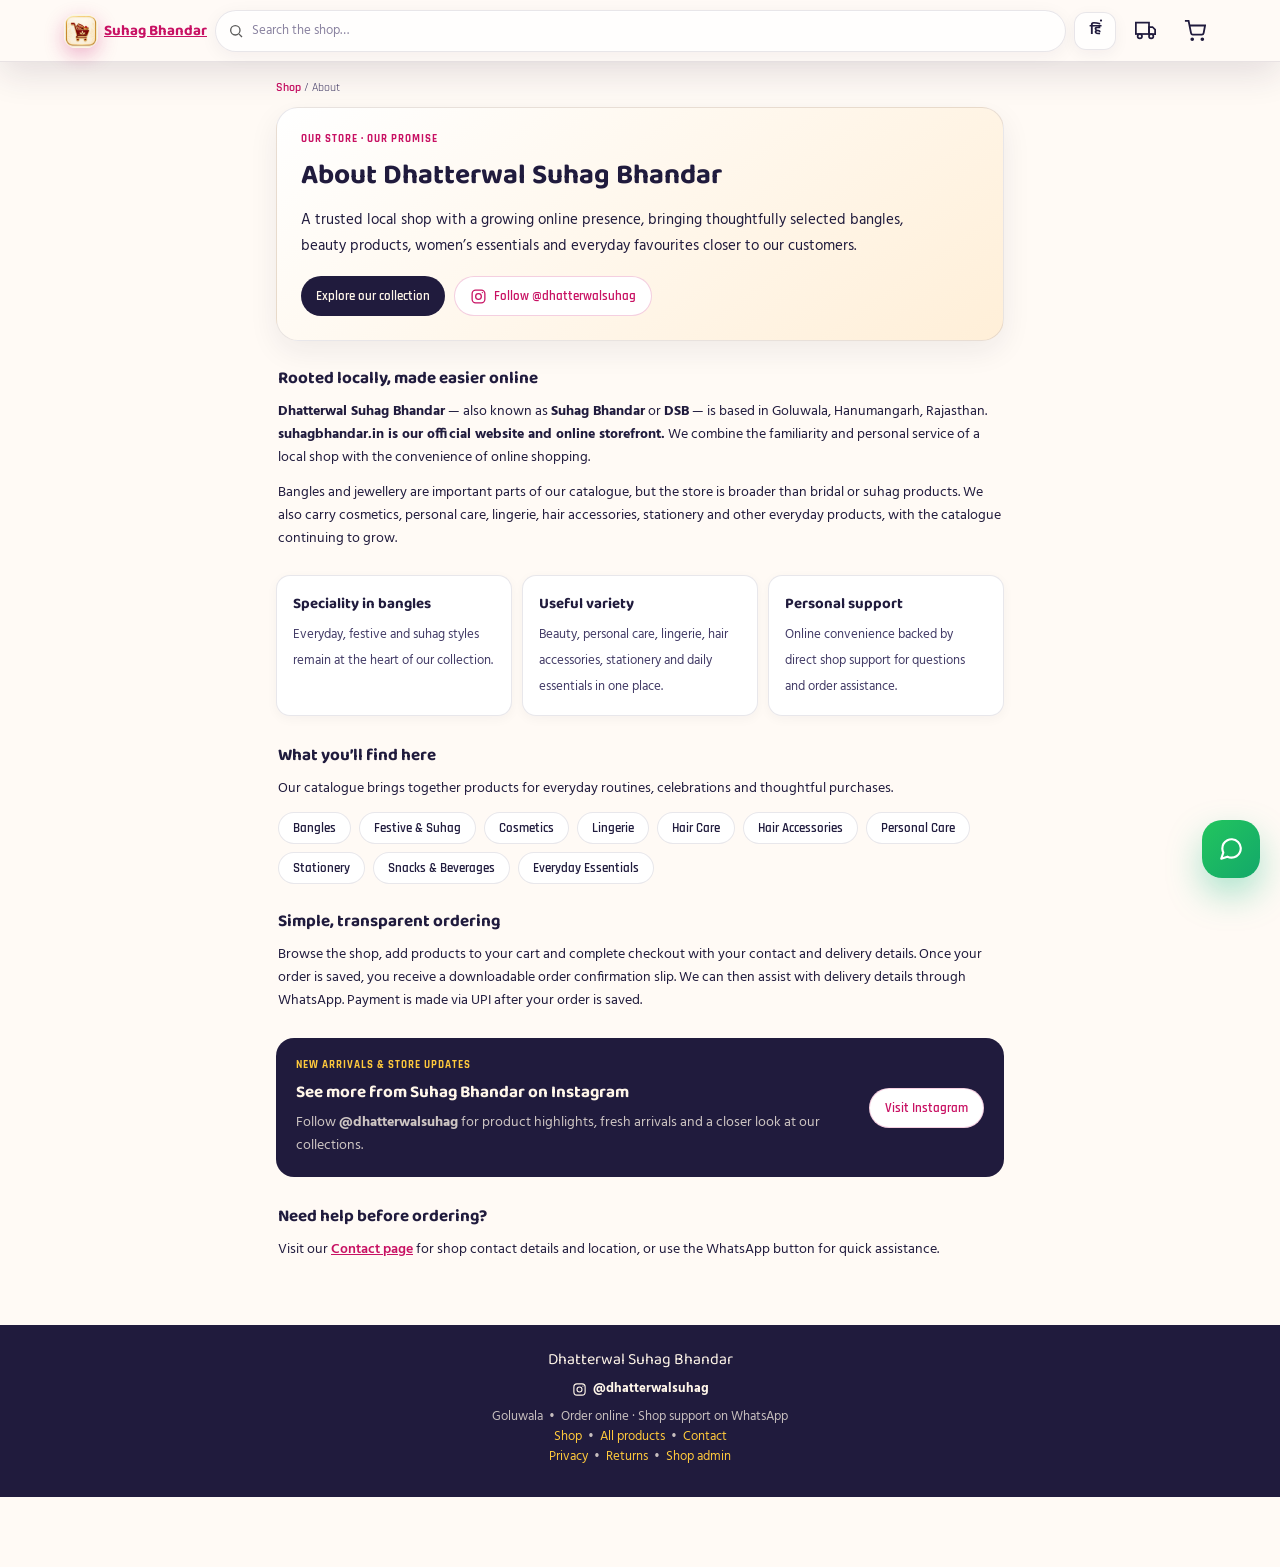
<file: about.html>
<!DOCTYPE html>
<html lang="en">
<head>
<!-- Google tag (gtag.js) -->
<script async src="https://www.googletagmanager.com/gtag/js?id=G-CMELC4RJMD"></script>
<script>
  window.dataLayer = window.dataLayer || [];
  function gtag(){dataLayer.push(arguments);}
  gtag('js', new Date());
  gtag('config', 'G-CMELC4RJMD');
</script>

<meta charset="UTF-8">
<meta name="viewport" content="width=device-width, initial-scale=1, viewport-fit=cover">
<title>About Dhatterwal Suhag Bhandar (DSB) | Official Store</title>
<meta name="description" content="About Dhatterwal Suhag Bhandar (Suhag Bhandar / DSB), the official suhagbhandar.in store in Goluwala, Hanumangarh, Rajasthan. Explore bangles, jewellery, cosmetics, personal care and everyday products.">
<meta name="robots" content="index, follow, max-image-preview:large, max-snippet:-1, max-video-preview:-1">
<meta name="theme-color" content="#C81163">
<meta name="apple-mobile-web-app-capable" content="yes">
<meta name="apple-mobile-web-app-status-bar-style" content="default">
<meta name="apple-mobile-web-app-title" content="Suhag Bhandar">
<link rel="canonical" href="https://suhagbhandar.in/about.html">
<link rel="icon" type="image/png" sizes="48x48" href="/favicon-48.png?v=20260907f">
<link rel="icon" type="image/png" sizes="96x96" href="/favicon-96.png?v=20260907f">
<link rel="shortcut icon" href="/favicon.ico?v=20260907f">
<link rel="apple-touch-icon" sizes="180x180" href="/apple-touch-icon.png?v=20260907f">

<meta property="og:type" content="website">
<meta property="og:site_name" content="Dhatterwal Suhag Bhandar">
<meta property="og:title" content="About Dhatterwal Suhag Bhandar (DSB)">
<meta property="og:description" content="The official online identity of Dhatterwal Suhag Bhandar (Suhag Bhandar / DSB) in Goluwala, Rajasthan, with a broad retail catalogue beyond bangles and jewellery.">
<meta property="og:url" content="https://suhagbhandar.in/about.html">
<meta property="og:image" content="https://suhagbhandar.in/social-card.png">
<meta property="og:locale" content="en_IN">

<link rel="preconnect" href="https://fonts.googleapis.com">
<link rel="preconnect" href="https://fonts.gstatic.com" crossorigin>
<link href="https://fonts.googleapis.com/css2?family=Baloo+2:wght@500;600;700;800&family=Hind:wght@400;500;600;700&family=Rajdhani:wght@600;700&display=swap" rel="stylesheet">
<link rel="stylesheet" href="style.css?v=20261017guest1">
<link rel="manifest" href="manifest.json">

<script type="application/ld+json">
{
  "@context": "https://schema.org",
  "@graph": [
    {
      "@type": "AboutPage",
      "@id": "https://suhagbhandar.in/about.html#webpage",
      "url": "https://suhagbhandar.in/about.html",
      "name": "About Dhatterwal Suhag Bhandar (DSB)",
      "description": "Official information about Dhatterwal Suhag Bhandar, also known as Suhag Bhandar or DSB, in Goluwala, Hanumangarh, Rajasthan.",
      "isPartOf": {"@id": "https://suhagbhandar.in/#website"},
      "about": {"@id": "https://suhagbhandar.in/#store"},
      "mainEntity": {"@id": "https://suhagbhandar.in/#store"},
      "inLanguage": "en-IN"
    },
    {
      "@type": ["OnlineStore", "Store"],
      "@id": "https://suhagbhandar.in/#store",
      "name": "Dhatterwal Suhag Bhandar",
      "alternateName": ["Suhag Bhandar", "DSB"],
      "url": "https://suhagbhandar.in/",
      "logo": "https://suhagbhandar.in/icon-512.png",
      "image": "https://suhagbhandar.in/social-card.png",
      "sameAs": ["https://www.instagram.com/dhatterwalsuhag/"],
      "telephone": "+91-80005-19440",
      "address": {
        "@type": "PostalAddress",
        "streetAddress": "Tahasil Wali Gali, Ward No. 22",
        "addressLocality": "Goluwala",
        "addressRegion": "Rajasthan",
        "postalCode": "335802",
        "addressCountry": "IN"
      },
      "hasMap": "https://maps.app.goo.gl/iHW3oNTm7g6uNeyC8"
    }
  ]
}
</script>
</head>
<body>

<!-- ===== Slim sticky bar: search + cart ONLY ===== -->
<div class="stickybar solid" id="stickyBar">
  <a class="brandmark" href="index.html"><img class="glyph" src="favicon-96.png" width="48" height="48" decoding="async" alt="Suhag Bhandar"><span class="hide-sm">Suhag Bhandar</span></a>
  <button class="searchwrap text-left" id="searchTrigger" >
    <svg width="16" height="16" viewBox="0 0 24 24" fill="none" stroke="currentColor" stroke-width="2"><circle cx="11" cy="11" r="7"/><line x1="21" y1="21" x2="16.65" y2="16.65"/></svg>
    <span class="search-placeholder">Search the shop…</span>
  </button>
  <button type="button" class="lang-toggle" aria-label="हिंदी में देखें">हिं</button>
  <a class="iconbtn" href="track-order.html" aria-label="Track your order">
    <svg width="21" height="21" viewBox="0 0 24 24" fill="none" stroke="currentColor" stroke-width="2"><rect x="1" y="3" width="15" height="13"/><path d="M16 8h4l3 3v5h-7V8z"/><circle cx="5.5" cy="18.5" r="2.5"/><circle cx="18.5" cy="18.5" r="2.5"/></svg>
  </a>
  <button class="iconbtn" id="cartTrigger" aria-label="Cart">
    <svg width="22" height="22" viewBox="0 0 24 24" fill="none" stroke="currentColor" stroke-width="2"><circle cx="9" cy="21" r="1"/><circle cx="20" cy="21" r="1"/><path d="M1 1h4l2.68 13.39a2 2 0 0 0 2 1.61h9.72a2 2 0 0 0 2-1.61L23 6H6"/></svg>
    <span class="badge is-hidden" id="cartBadge">0</span>
  </button>
</div>

<div class="static-page about-page">
  <div class="static-breadcrumb"><a href="index.html">Shop</a> / About</div>

  <section class="about-hero">
    <span class="about-kicker">Our store · Our promise</span>
    <h1>About Dhatterwal Suhag Bhandar</h1>
    <p class="about-lead">A trusted local shop with a growing online presence, bringing thoughtfully selected bangles, beauty products, women’s essentials and everyday favourites closer to our customers.</p>
    <div class="about-actions">
      <a class="about-action primary" href="catalog.html">Explore our collection</a>
      <a class="about-action instagram" href="https://www.instagram.com/dhatterwalsuhag/" target="_blank" rel="noopener noreferrer" aria-label="Follow Dhatterwal Suhag Bhandar on Instagram">
        <svg viewBox="0 0 24 24" aria-hidden="true"><rect x="3" y="3" width="18" height="18" rx="5"/><circle cx="12" cy="12" r="4"/><circle cx="17.5" cy="6.5" r="1" class="ig-dot"/></svg>
        Follow @dhatterwalsuhag
      </a>
    </div>
  </section>

  <section class="about-section">
    <h2>Rooted locally, made easier online</h2>
    <p><strong>Dhatterwal Suhag Bhandar</strong> — also known as <strong>Suhag Bhandar</strong> or <strong>DSB</strong> — is based in Goluwala, Hanumangarh, Rajasthan. <strong>suhagbhandar.in is our official website and online storefront.</strong> We combine the familiarity and personal service of a local shop with the convenience of online shopping.</p>
    <p>Bangles and jewellery are important parts of our catalogue, but the store is broader than bridal or suhag products. We also carry cosmetics, personal care, lingerie, hair accessories, stationery and other everyday products, with the catalogue continuing to grow.</p>
  </section>

  <section class="about-values" aria-label="What we focus on">
    <article><strong>Speciality in bangles</strong><span>Everyday, festive and suhag styles remain at the heart of our collection.</span></article>
    <article><strong>Useful variety</strong><span>Beauty, personal care, lingerie, hair accessories, stationery and daily essentials in one place.</span></article>
    <article><strong>Personal support</strong><span>Online convenience backed by direct shop support for questions and order assistance.</span></article>
  </section>

  <section class="about-section">
    <h2>What you’ll find here</h2>
    <p>Our catalogue brings together products for everyday routines, celebrations and thoughtful purchases.</p>
    <div class="about-cats">
      <span class="chip">Bangles</span><span class="chip">Festive &amp; Suhag</span><span class="chip">Cosmetics</span><span class="chip">Lingerie</span><span class="chip">Hair Care</span><span class="chip">Hair Accessories</span><span class="chip">Personal Care</span><span class="chip">Stationery</span><span class="chip">Snacks &amp; Beverages</span><span class="chip">Everyday Essentials</span>
    </div>
  </section>

  <section class="about-section about-ordering">
    <h2>Simple, transparent ordering</h2>
    <p>Browse the shop, add products to your cart and complete checkout with your contact and delivery details. Once your order is saved, you receive a downloadable order confirmation slip. We can then assist with delivery details through WhatsApp. Payment is made via UPI after your order is saved.</p>
  </section>

  <section class="about-social-card">
    <div>
      <span class="about-kicker">New arrivals &amp; store updates</span>
      <h2>See more from Suhag Bhandar on Instagram</h2>
      <p>Follow <strong>@dhatterwalsuhag</strong> for product highlights, fresh arrivals and a closer look at our collections.</p>
    </div>
    <a class="about-action instagram" href="https://www.instagram.com/dhatterwalsuhag/" target="_blank" rel="noopener noreferrer">Visit Instagram</a>
  </section>

  <section class="about-section">
    <h2>Need help before ordering?</h2>
    <p>Visit our <a href="contact.html">Contact page</a> for shop contact details and location, or use the WhatsApp button for quick assistance.</p>
  </section>
</div>

<footer>
  <div class="fname">Dhatterwal Suhag Bhandar</div>
  <a class="footer-instagram" href="https://www.instagram.com/dhatterwalsuhag/" target="_blank" rel="noopener noreferrer" aria-label="Follow @dhatterwalsuhag on Instagram"><svg viewBox="0 0 24 24" aria-hidden="true"><rect x="3" y="3" width="18" height="18" rx="5"/><circle cx="12" cy="12" r="4"/><circle cx="17.5" cy="6.5" r="1" class="ig-dot"/></svg>@dhatterwalsuhag</a><br>
  Goluwala &nbsp;•&nbsp; Order online · Shop support on WhatsApp<br>
  <a href="index.html">Shop</a> &nbsp;•&nbsp; <a href="catalog.html">All products</a> &nbsp;•&nbsp; <a href="contact.html">Contact</a><br>
  <a href="privacy.html">Privacy</a> &nbsp;•&nbsp; <a href="returns.html">Returns</a> &nbsp;•&nbsp; <a href="admin.html" data-i18n-skip>Shop admin</a>
</footer>

<!-- ===== Cart drawer ===== -->
<div class="overlay" id="cartOverlay">
  <div class="cart-drawer" id="cartContent" aria-label="Cart"></div>
</div>


<a class="wa-float" id="waFloat" href="#" target="_blank" rel="noopener" aria-label="Chat with us on WhatsApp">
  <svg width="26" height="26" viewBox="0 0 24 24" fill="none" stroke="white" stroke-width="2" stroke-linecap="round" stroke-linejoin="round"><path d="M21 11.5a8.38 8.38 0 0 1-.9 3.8 8.5 8.5 0 0 1-7.6 4.7 8.38 8.38 0 0 1-3.8-.9L3 21l1.9-5.7a8.38 8.38 0 0 1-.9-3.8 8.5 8.5 0 0 1 4.7-7.6 8.38 8.38 0 0 1 3.8-.9h.5a8.48 8.48 0 0 1 8 8v.5z"/></svg>
</a>

<div class="toast" id="toast" role="status" aria-live="polite"></div>

<script src="config.js?v=20261124upi2"></script>
<script src="storefront-analytics.js?v=20260922phase1"></script>
<script src="i18n.js?v=20261124upi2"></script>
<script src="utils.js?v=20260914checkout"></script>
<script src="cart.js?v=20260923audit26"></script>
<script src="products-data.js?v=20260924details4"></script>
<script src="info-page.js?v=20261017guest1"></script>
<script src="pwa-install.js?v=20260914checkout" defer></script>
</body>
</html>
</file>
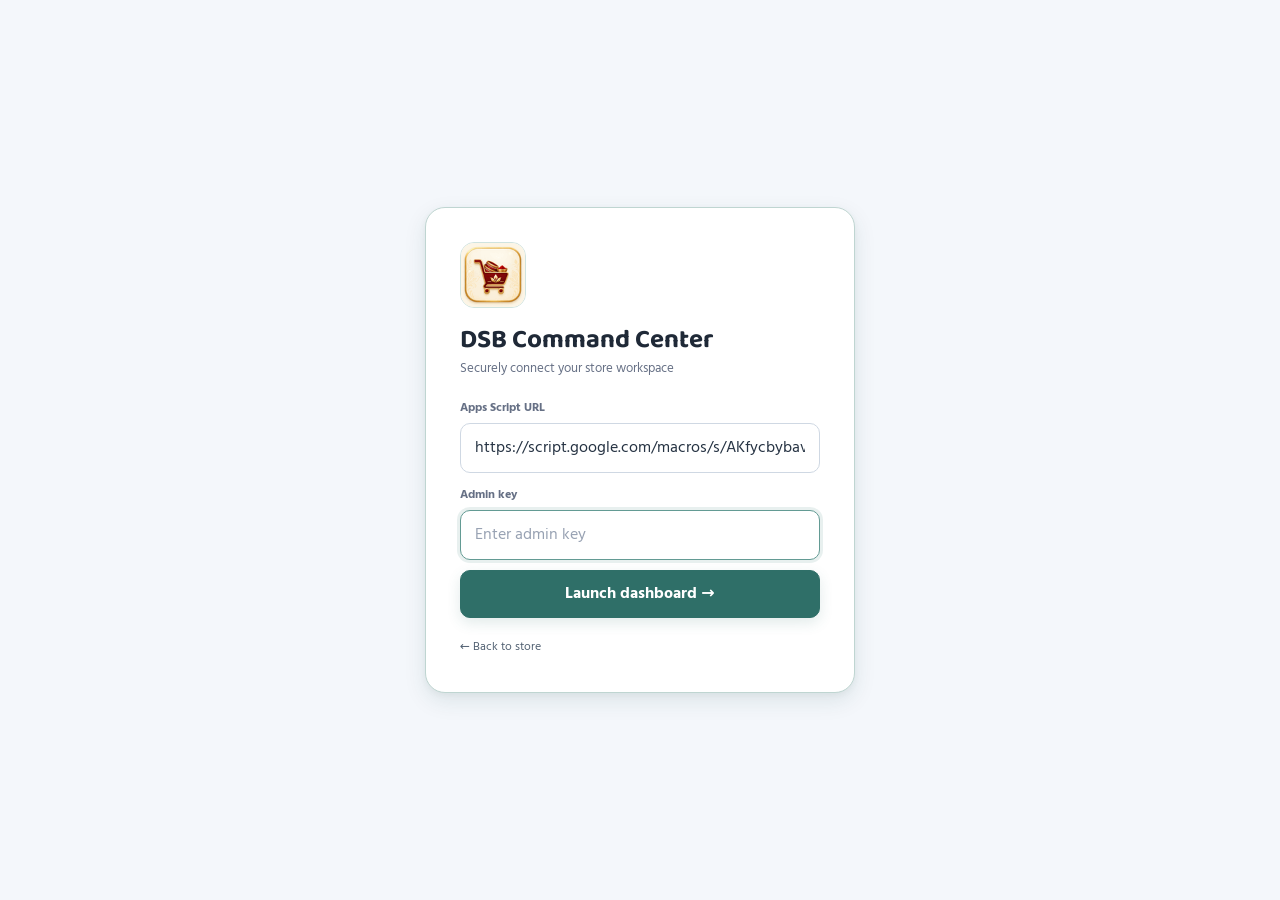
<file: admin.html>
<!DOCTYPE html><html lang="en"><head><meta charset="UTF-8"><meta name="viewport" content="width=device-width,initial-scale=1,viewport-fit=cover"><title>DSB Command Center</title><meta name="robots" content="noindex,nofollow"><link rel="preconnect" href="https://fonts.googleapis.com"><link rel="preconnect" href="https://fonts.gstatic.com" crossorigin><link href="https://fonts.googleapis.com/css2?family=Baloo+2:wght@600;700&family=Hind:wght@400;500;600;700&family=Rajdhani:wght@600;700&display=swap" rel="stylesheet"><link rel="stylesheet" href="admin-base.css?v=20260914checkout"><link rel="stylesheet" href="admin-theme.css?v=20260920orders2"><link rel="stylesheet" href="admin-surface.css?v=20260921analyticsfix1"><link rel="stylesheet" href="admin-analytics.css?v=20260923audit26"><link rel="stylesheet" href="admin-image-editor.css?v=20260924focus1"></head><body><!-- ===== Connect screen ===== -->
<div class="connect-screen" id="connectScreen"><div class="connect-card"><div class="connect-logo"><img src="favicon-96.png" width="96" height="96" decoding="async" alt="Suhag Bhandar"></div><h1>DSB Command Center</h1><div class="sub">Securely connect your store workspace</div><div class="field"><label for="apiUrl">Apps Script URL</label><input type="text" id="apiUrl" placeholder="https://script.google.com/macros/s/XXXX/exec"></div><div class="field"><label for="adminKey">Admin key</label><input type="password" id="adminKey" placeholder="Enter admin key"></div><button class="primary-btn" id="connectBtn" style="width:100%;margin-top:10px">Launch dashboard →</button><div class="statusline" id="connectStatus" role="status" aria-live="polite"></div><div style="margin-top:16px"><a href="index.html" style="color:#aab3d0;font-size:12px;text-decoration:none">← Back to store</a></div></div></div><!-- ===== Main app ===== -->
<div class="admin-app" id="adminApp"><aside class="admin-sidebar" aria-label="Admin navigation"><div class="admin-brand"><div class="admin-brand-mark"><img src="favicon-96.png" width="96" height="96" decoding="async" alt="Suhag Bhandar"></div><div><b>SB</b><small>ADMIN PANEL</small></div></div><nav class="admin-nav"><button type="button" class="active" data-tab="dashboard"><span class="nav-ico">⌂</span>Dashboard</button><button type="button" data-tab="orders"><span class="nav-ico">🛒</span>Orders</button><button type="button" data-tab="products"><span class="nav-ico">◈</span>Products</button><button type="button" data-tab="add"><span class="nav-ico">＋</span>Add product</button></nav><div class="admin-side-bottom"><div class="admin-side-mini">STORE STATUS<br><a href="index.html">● Live storefront ↗</a></div></div></aside><main class="admin-main"><header class="admin-topbar"><div class="admin-more-wrap"><button type="button" class="admin-more-btn" id="adminMoreBtn" aria-label="Open admin menu" aria-expanded="false">⋮</button><div class="admin-more-menu" id="adminMoreMenu" hidden><button type="button" data-tab="dashboard"><span>⌂</span>Dashboard</button><button type="button" data-tab="analytics"><span>⌁</span>Analytics</button><button type="button" data-tab="archive"><span>▣</span>Archived</button><button type="button" data-tab="shop-tools"><span>↗</span>Shop tools</button><button type="button" data-tab="reviews"><span>★</span>Reviews</button><button type="button" data-tab="ai-config" id="aiConfigMenuItem"><span>✦</span>AI configuration</button><div class="menu-sep"></div><a href="index.html"><span>↗</span>View store</a></div></div><div class="topbar-search"><span>⌕</span><input aria-label="Search" placeholder="Search workspace..."><kbd style="margin-left:auto;color:#6f7a9d;font-size:10px">CTRL K</kbd></div><div class="top-actions"><button type="button" class="ghost-btn" data-tab="archive" id="archiveTabBtn">Archived</button><button type="button" class="ghost-btn" id="disconnectAdminBtn">Disconnect</button><span class="live-pill">● LIVE</span><a class="view-store" href="index.html">View store</a></div></header>  <!-- Products tab -->
  <div class="admin-tab" id="tab-products">
    <div class="admin-section-title">Products (<span id="countLabel">0</span>)</div>
    <div class="search-row"><input type="search" id="filterInput" aria-label="Search products" aria-controls="productList" placeholder="Search name, Hindi name, category or ID…"><button type="button" class="ghost-btn" id="refreshProductsBtn">Refresh</button></div><div class="inventory-filters"><select id="productCategory" aria-label="Category"><option value="">All categories</option></select><select id="productStock" aria-label="Stock"><option value="all">All stock</option><option value="in">In stock</option><option value="out">Out of stock</option><option value="low">Low stock (1–5)</option></select><select id="productSort" aria-label="Sort products"><option value="name">Name A–Z</option><option value="id-asc" selected>Product ID: ascending</option><option value="id-desc">Product ID: descending</option><option value="price-asc">Price: low to high</option><option value="price-desc">Price: high to low</option></select></div>

<div id="productsStatus" class="statusline" role="status"></div><nav class="product-pagination" id="productsPagerTop" aria-label="Product pages, top"></nav>
    <div id="productList"><p class="hint">Loading…</p></div><nav class="product-pagination" id="productsPagerBottom" aria-label="Product pages, bottom"></nav>
  </div>

  <!-- Add/Edit tab -->
  <div class="admin-tab" id="tab-add">
    <div id="draftOffer" class="hint" hidden></div><div class="add-product-heading"><div class="admin-section-title" id="addTabTitle">Add a product</div><button type="button" class="ai-fill-btn" id="aiFillOpenBtn" title="AI: fill or edit this product" aria-label="AI: fill or edit this product">✦ AI</button></div>
    <label for="f-id">Product ID <span style="font-weight:400;">(leave blank to auto-generate)</span></label>
    <input type="text" id="f-id" placeholder="DSB-0001">
    <p class="hint" id="idLockHint" hidden>Fixed while editing — this ID links the product to its order history and any shared links. Use "Save as new product" below if you need a different ID.</p>
    <label for="f-name">Name</label>
    <input type="text" id="f-name" placeholder="Padded T-Shirt Bra">
    <label for="f-nameHindi">Name in Hindi <span style="font-weight:400;">(optional)</span></label>
    <input type="text" id="f-nameHindi" placeholder="पैडेड टी-शर्ट ब्रा">
    <div class="row2">
      <div>
        <label for="f-category">Category</label>
        <input type="text" id="f-category" list="categoryList" placeholder="Lingerie">
        <datalist id="categoryList"></datalist>
      </div>
      <div>
        <label for="f-subcategory">Subcategory</label>
        <input type="text" id="f-subcategory" list="subcategoryList" placeholder="Bras">
        <datalist id="subcategoryList"></datalist>
      </div>
    </div>
    <div class="row2">
      <div>
        <label for="f-price">Price (₹)</label>
        <input type="number" id="f-price" placeholder="249">
      </div>
      <div>
        <label for="f-mrp">MRP (₹)</label>
        <input type="number" id="f-mrp" placeholder="399">
      </div>
    </div>
    <label for="f-costprice">Cost price (₹) <span style="font-weight:400;">(optional, private)</span></label>
    <input type="number" id="f-costprice" placeholder="150">
    <label for="f-imagefile">Product Photo</label>
    <div class="upload-row">
      <input type="file" id="f-imagefile" accept="image/*">
      <button type="button" class="ghost-btn" id="uploadBtn">Upload photo</button>
    </div>
    <div class="statusline" id="uploadStatus"></div>
    <div class="img-preview" id="imgPreview"></div>
    <label for="f-image">Image URL <span style="font-weight:400;">(filled after upload, or paste a link)</span></label>
    <input type="text" id="f-image" placeholder="https://...">

    <label for="f-extraimagefile">Additional photos <span style="font-weight:400;">(optional)</span></label>
    <div class="upload-row">
      <input type="file" id="f-extraimagefile" accept="image/*">
      <button type="button" class="ghost-btn" id="uploadExtraBtn">Add photo</button>
    </div>
    <div class="upload-row" style="margin-top:6px;">
      <input type="text" id="f-extraimageurl" placeholder="or paste an image URL">
      <button type="button" class="ghost-btn" id="addExtraUrlBtn">Add</button>
    </div>
    <div class="statusline" id="extraUploadStatus"></div>
    <div class="extra-images-preview" id="extraImagesPreview"></div>

    <label for="f-description">Description</label>
    <textarea id="f-description" placeholder="Short product description"></textarea>
    <div class="row2">
      <div>
        <label for="f-stock">Stock</label>
        <select id="f-stock">
          <option value="in stock">In stock</option>
          <option value="out of stock">Out of stock</option>
        </select>
      </div>
      <div>
        <label for="f-stockqty">Stock quantity <span style="font-weight:400;">(optional)</span></label>
        <input type="number" id="f-stockqty" placeholder="Leave blank to not track">
      </div>
    </div>
    <label class="size-admin-toggle"><input type="checkbox" id="f-hasSizes"> This product requires size selection</label>
    <div id="sizeOptionsField" hidden>
      <label for="f-sizes">Available sizes</label>
      <input type="text" id="f-sizes" placeholder="S, M, L or 32B, 34B" maxlength="1000">
      <p class="hint">Enter sizes separated by commas. Stock is shared across sizes.</p>
      <label for="f-sizestock">Stock per size (optional)</label><input id="f-sizestock" maxlength="2000" placeholder="S=3, M=0, L=2"><p class="hint">Leave blank for shared stock. When set, list every size; total quantity is calculated automatically.</p><label for="f-sizeprices">Price per size <span style="font-weight:400;">(optional)</span></label>
      <input id="f-sizeprices" placeholder="32B=299, 34B=329">
      <p class="hint">Only add prices that differ from the normal price. Example: 32B=299, 34B=329.</p>
    </div>
<label for="f-reellink">Instagram post or reel (optional)</label><input id="f-reellink" type="url" maxlength="1000" placeholder="https://www.instagram.com/reel/…/"><label for="f-brand">Brand</label><input id="f-brand" maxlength="120">
<label for="f-material">Material</label><input id="f-material" maxlength="120">
<label for="f-packsize">Pack / quantity</label><input id="f-packsize" maxlength="120">
<label for="f-specifications">Product specifications</label><textarea id="f-specifications" maxlength="2000"></textarea>
<label for="f-gtin">GTIN / barcode (optional)</label><input id="f-gtin" maxlength="120">
<label for="f-descriptionhindi">Hindi product description</label><textarea id="f-descriptionhindi" maxlength="2000"></textarea>
    <label for="f-tags">Tags <span style="font-weight:400;">(comma separated)</span></label>
    <input type="text" id="f-tags" placeholder="bra, lingerie, everyday">
    <button class="primary-btn" id="saveBtn" style="width:100%; margin-top:14px;">Save product</button>
    <button class="ghost-btn" id="duplicateBtn" style="width:100%; margin-top:8px;" hidden>Save as new product (different ID)</button>
    <button class="ghost-btn" id="clearFormBtn" style="width:100%; margin-top:8px;">Clear form</button>
    <div class="statusline" id="saveStatus"></div>
  </div>

  <!-- Orders tab -->
  <div class="admin-tab" id="tab-orders">
    <div class="admin-section-title">Orders (<span id="orderCountLabel">0</span>)</div>
    
    <div class="order-controls">
      <select id="orderSort">
        <option value="date-desc">Newest first</option>
        <option value="date-asc">Oldest first</option>
        <option value="name-asc">Customer name (A–Z)</option>
      </select>
      <select id="orderPaymentFilter" aria-label="Payment verification filter"><option value="all">All payments</option><option>Unverified</option><option>Received</option><option>Refunded</option></select><select id="orderStatusFilter">
        <option value="all">All statuses</option>
        <option value="Pending">Pending</option>
        <option value="Confirmed">Confirmed</option><option value="Packed">Packed</option><option value="Shipped">Shipped</option><option value="Delivered">Delivered</option><option value="Fulfilled">Fulfilled</option>
        <option value="Cancelled">Cancelled</option>
      </select>
    </div>
    <input type="text" id="orderFilterInput" placeholder="Search by name, phone, order ID…">
    <div id="orderList" style="margin-top:10px;"><p class="hint">Loading…</p></div>
  </div>

  <!-- Dashboard tab -->
  <div class="admin-tab active" id="tab-dashboard">
    <div class="dash-hero">
      <div><span class="dash-kicker">STORE DASHBOARD</span><div class="admin-section-title">Store overview</div><p id="dashGreetingSub">Orders, sales and stock.</p></div>
      <button class="ghost-btn" id="dashRefreshBtn">Refresh</button>
    </div>

    <div id="dashAttention" class="dash-attention"></div>

    <p class="hint">Delivered/Fulfilled orders by order date. Order value includes fees; merchandise profit excludes fees and operating expenses. Payment is verified separately.</p><div class="dash-grid dash-grid-main">
      <div class="dash-stat"><div class="dash-stat-label">COMPLETED ORDER VALUE TODAY</div><div class="dash-stat-value" id="statTodayRevenue">₹0</div><div class="dash-stat-sub" id="statTodayOrders">0 orders today</div></div>
      <div class="dash-stat"><div class="dash-stat-label">COMPLETED ORDER VALUE THIS MONTH</div><div class="dash-stat-value" id="statMonthRevenue">₹0</div><div class="dash-stat-sub" id="statMonthOrders">0 orders this month</div></div>
      <div class="dash-stat accent"><div class="dash-stat-label">MERCHANDISE PROFIT</div><div class="dash-stat-value" id="statMonthProfit">₹0</div><div class="dash-stat-sub">Completed orders, after costs &amp; discounts</div></div>
      <div class="dash-stat"><div class="dash-stat-label">AVERAGE COMPLETED ORDER</div><div class="dash-stat-value" id="statAverageOrder">₹0</div><div class="dash-stat-sub" id="statPending">0 pending orders</div></div>
    </div>

    <div class="dash-layout">
      <div class="dash-stack">
        <div class="dash-panel">
          <div class="dash-panel-head"><div><span class="dash-kicker">LAST 7 DAYS</span><h3>Sales activity</h3></div><span id="dashWeekTotal" class="dash-panel-value">₹0</span></div>
          <div class="dash-chart" id="dashSalesChart"><p class="hint">Loading activity…</p></div>
        </div>
        <div class="dash-panel">
          <div class="dash-panel-head"><div><span class="dash-kicker">ORDERS</span><h3>Recent orders</h3></div><button class="dash-link-btn" data-dash-action="orders">View all</button></div>
          <div id="dashRecentOrders"><p class="hint">Loading orders…</p></div>
        </div>
        <div class="dash-panel">
          <div class="dash-panel-head"><div><span class="dash-kicker">INVENTORY</span><h3>Low stock alert</h3></div><button class="dash-link-btn" data-dash-action="products">Manage</button></div>
          <div id="dashLowStock"><p class="hint">Loading…</p></div>
        </div>
      </div>
      <div class="dash-stack">
        <div class="dash-panel">
          <div class="dash-panel-head"><div><span class="dash-kicker">BEST SELLERS</span><h3>Top products this month</h3></div></div>
          <div id="dashTopProducts"><p class="hint">Loading…</p></div>
        </div>
        <div class="dash-panel">
          <div class="dash-panel-head"><div><span class="dash-kicker">ORDER HEALTH</span><h3>Order status</h3></div></div>
          <div class="dash-status-bar" id="dashStatusBar"></div>
          <div class="dash-status-legend" id="dashStatusLegend"></div>
          <p class="hint" id="dashStatusEmpty" style="display:none;">No orders yet.</p>
        </div>
        <div class="dash-panel">
          <div class="dash-panel-head"><div><span class="dash-kicker">QUICK ACTIONS</span><h3>Control your store</h3></div></div>
          <div class="dash-quick-actions">
            <button class="dash-quick" data-dash-action="orders"><span>🧾</span>All orders</button>
            <button class="dash-quick" data-dash-action="pending"><span>⏳</span>Pending</button>
            <button class="dash-quick" data-dash-action="products"><span>◈</span>Products</button>
            <button class="dash-quick" data-tab="add"><span>＋</span>Add product</button>
          </div>
        </div>
      </div>
    </div>
  </div>

  <!-- Analytics tab -->
<section class="admin-tab analytics-page" id="tab-analytics">
    <div class="analytics-head">
      <div><span class="dash-kicker">STORE ANALYTICS</span><h2>Customer activity</h2><p>Anonymous storefront behaviour + real order outcomes.</p></div>
      <div><div class="analytics-controls"><select id="analyticsRange" aria-label="Analytics period"><option value="7">Last 7 days</option><option value="30" selected>Last 30 days</option><option value="90">Last 90 days</option></select><button type="button" class="ghost-btn" id="analyticsRefresh">Refresh</button></div><div class="analytics-fresh" id="analyticsFresh"></div></div>
    </div>
    <details class="analytics-panel"><summary>Custom date range</summary><label>Start date <input type="date" id="analyticsStart"></label> <label>End date <input type="date" id="analyticsEnd"></label> <button type="button" class="ghost-btn" id="analyticsApplyDates">Apply dates</button><p>Choose dates within the last 90 days, in the shop time zone. Use the period selector to clear custom dates.</p></details>
    <div class="analytics-status" id="analyticsStatus">Open Analytics to load activity.</div>
    <div id="analyticsContent" hidden>
      <div class="analytics-kpis" id="analyticsKpis"></div>
      <div class="analytics-grid">
        <section class="analytics-panel" id="analyticsTrendPanel"><div class="analytics-panel-head"><div><span class="dash-kicker">TREND</span><h3 id="analyticsChartTitle">Visitors trend</h3></div><strong id="analyticsChartValue">0</strong></div><div class="analytics-chart" id="analyticsChart"></div><div class="analytics-chart-labels" id="analyticsChartLabels"></div><details class="analytics-chart-data"><summary>View exact daily values</summary><div class="analytics-chart-data-scroll"><table><caption id="analyticsDataCaption">Daily metric values</caption><thead><tr><th scope="col">Date</th><th scope="col">Value</th></tr></thead><tbody id="analyticsChartData"></tbody></table></div><button type="button" class="ghost-btn" id="analyticsExportCsv">Download CSV</button></details></section>
        <section class="analytics-panel"><div class="analytics-panel-head"><div><span class="dash-kicker">SMART READ</span><h3>What stands out</h3></div></div><div class="analytics-insights" id="analyticsInsights"></div></section>
      </div>
      <section class="analytics-panel" style="margin-bottom:14px"><div class="analytics-panel-head"><div><span class="dash-kicker">SESSION ACTIVITY</span><h3>Shopping activity</h3></div></div><p class="hint">Stages are independent: customers may add directly from home. Percentages use all tracked sessions, including identities recovered from orders.</p><div class="analytics-funnel" id="analyticsFunnel"></div></section>
      <section class="analytics-panel" style="margin-bottom:14px"><div class="analytics-panel-head"><div><span class="dash-kicker">COMMERCE HEALTH</span><h3>Orders and shared session activity</h3></div></div><div class="analytics-health" id="analyticsHealth"></div></section>
      <div class="analytics-bottom">
        <section class="analytics-panel"><div class="analytics-panel-head analytics-products-head"><div><span class="dash-kicker">PRODUCTS</span><h3>Product performance</h3></div><div class="analytics-product-actions"><select id="analyticsProductSort" aria-label="Sort product analytics"><option value="opportunity">Opportunity</option><option value="views">Views</option><option value="cartRate">Viewer → cart</option><option value="sold">Units sold</option><option value="revenue">Delivered revenue</option><option value="revenuePerViewer">₹ / viewer</option></select><small>Top 20 for selected sort · tap to edit</small></div></div><div class="analytics-table-wrap"><table class="analytics-table analytics-mobile-cards"><thead><tr><th>Product</th><th class="num">Views</th><th class="num">Viewers</th><th class="num">Viewer → cart</th><th class="num">Sold</th><th class="num">Delivered revenue</th><th class="num">₹ / viewer</th><th class="num">Opportunity</th></tr></thead><tbody id="analyticsProducts"></tbody></table></div></section>
        <section class="analytics-panel"><div class="analytics-panel-head"><div><span class="dash-kicker">AUDIENCE</span><h3>Where activity comes from</h3></div></div><div class="analytics-breakdowns" id="analyticsBreakdowns"></div></section>
      </div>
      <div class="analytics-bottom analytics-acquisition">
        <section class="analytics-panel"><div class="analytics-panel-head"><div><span class="dash-kicker">LANDING PAGES</span><h3>Where sessions start</h3></div><small>Tracked session attribution</small></div><div id="analyticsLanding"></div></section>
        <section class="analytics-panel"><div class="analytics-panel-head"><div><span class="dash-kicker">CAMPAIGNS</span><h3>UTM campaign performance</h3></div><small>Saved orders only; conversion counts ordering sessions</small></div><div id="analyticsCampaigns"></div></section>
      </div>
      <section class="analytics-reset-zone" id="analyticsResetZone" hidden>
        <div><strong>Start analytics fresh</strong><span>Clears tracked analytics history only. Orders, products and delivery details stay untouched.</span></div>
        <button type="button" class="analytics-reset-btn" id="analyticsResetOpen">Reset analytics</button>
      </section>
      <dialog class="analytics-reset-dialog" id="analyticsResetDialog">
        <form method="dialog" class="analytics-reset-dialog-card">
          <div class="analytics-reset-icon" aria-hidden="true">!</div>
          <div><span class="dash-kicker">PERMANENT ACTION</span><h3>Reset analytics and start fresh?</h3><p>This will permanently clear the AnalyticsEvents history and reset analytics reporting from now. <strong>Orders, products, revenue records and customer/order data will not be deleted.</strong></p><p class="analytics-reset-note">This cannot be undone.</p></div>
          <div class="analytics-reset-actions"><button type="submit" class="ghost-btn" value="cancel">Cancel</button><button type="button" class="analytics-reset-confirm" id="analyticsResetConfirm">Yes, reset analytics</button></div>
        </form>
      </dialog>
    </div>
  </section>

<section class="admin-tab" id="tab-shop-tools"><h2>Shop tools</h2><section class="analytics-panel"><h3>Campaign link generator</h3><label for="utmProduct">Product</label><select id="utmProduct"><option value="">Home / custom shop link</option></select><label for="utmDestination">Destination</label><input id="utmDestination" type="url" value="https://suhagbhandar.in/"><label for="utm-source">Source (Instagram, WhatsApp…)</label><input id="utm-source" maxlength="100"><label for="utm-medium">Medium (social, message…)</label><input id="utm-medium" maxlength="100"><label for="utm-campaign">Campaign name</label><input id="utm-campaign" maxlength="100"><label for="utm-content">Content / creative (optional)</label><input id="utm-content" maxlength="100"><label for="utm-term">Search term (optional)</label><input id="utm-term" maxlength="100"><div class="review-tools"><button type="button" class="primary-btn" id="utmGenerate">Generate link</button><button type="button" class="ghost-btn" id="utmCopy">Copy link</button><a id="utmPreview" hidden target="_blank" rel="noopener">Preview link</a></div><label for="utmOutput">Campaign link</label><textarea id="utmOutput" rows="4" readonly></textarea><p id="shopToolsStatus" role="status"></p></section><details class="analytics-panel" style="margin-top:16px"><summary>Operations and publishing health</summary><button type="button" class="ghost-btn" id="healthRefresh">Refresh health</button><div id="shopHealth" role="status">Load health when you need to inspect the shop.</div></details></section><section class="admin-tab" id="tab-reviews" aria-label="Review moderation"><div class="admin-section-title">Review moderation</div><p class="hint">Unverified reviews wait for approval. Moderate spam and rule violations regardless of rating; never hide criticism for its rating.</p><div class="review-tools"><button type="button" class="ghost-btn" id="adminReviewsRefresh">Refresh reviews</button><span id="adminReviewsStatus" role="status" aria-live="polite"></span></div><div id="adminReviewsList" class="admin-review-list"></div></section><section class="admin-tab" id="tab-ai-config"><div class="ai-config-page-head"><div><span class="dash-kicker">AI</span><h2 class="admin-section-title">AI configuration</h2><p class="hint">Manage provider connections, API keys, models and effort levels. Keys stay server-side in Apps Script and are never returned to this page.</p></div><button type="button" class="primary-btn" id="aiConfigAdd">＋ Add connection</button></div><div id="aiConfigList" class="ai-config-list"></div><section class="ai-config-editor" id="aiConfigEditor" hidden><div class="ai-config-editor-head"><div><span class="dash-kicker">Connection</span><h3 id="aiConnTitle">Add AI connection</h3></div><button type="button" class="ghost-btn" id="aiConfigCancel">Close</button></div><div class="ai-config-grid two"><label><span>Connection name</span><input id="aiConnName" maxlength="100" placeholder="e.g. Primary API"></label><label><span>Base URL</span><input id="aiConnBaseUrl" placeholder="https://api.example.com/v1"></label><label><span>API type</span><select id="aiConnApiType"><option value="chat_completions">Chat Completions</option><option value="responses">Responses</option></select></label><label><span>API key</span><input id="aiConnApiKey" type="password" autocomplete="new-password" placeholder="Paste API key"></label><label><span>Image detail</span><select id="aiConnImageDetail"><option value="low">Low</option><option value="auto">Auto</option><option value="high">High</option></select></label><label><span>Max output tokens</span><input id="aiConnMaxTokens" type="number" min="700" max="5000" step="100" value="5000"></label></div><label class="ai-config-toggle"><input id="aiConnEnabled" type="checkbox" checked> Connection enabled</label><div class="ai-config-models-head"><div><strong>Models</strong><p class="hint">Each model can expose only the effort levels it actually supports.</p></div><button type="button" class="ghost-btn" id="aiConfigAddModel">＋ Add model</button></div><div id="aiConfigModels" class="ai-config-models"></div><div id="aiConfigTestResult" class="ai-config-test-result" role="status"></div><div class="ai-config-editor-actions"><button type="button" class="ghost-btn" id="aiConfigTest">Test connection</button><button type="button" class="primary-btn" id="aiConfigSave">Save connection</button></div></section></section><section class="admin-tab" id="tab-archive"><h2 class="admin-section-title">Archived products</h2><p class="hint">Hidden from your shop. Restore a product or permanently delete it.</p><div class="search-row"><input id="archiveSearch" type="search" placeholder="Search archived products…" aria-label="Search archive"><button class="ghost-btn" id="archiveRefresh">Refresh</button></div><p id="archiveStatus" role="status" class="hint"></p><div id="archiveList"></div><nav class="archive-pagination" aria-label="Archive pages"><button class="ghost-btn" id="archivePrev" disabled>Previous</button><span id="archivePage">1 / 1</span><button class="ghost-btn" id="archiveNext" disabled>Next</button></nav></section><dialog class="autofill-dialog ai-fill-dialog" id="aiFillDialog"><div class="autofill-dialog-head"><div><span class="dash-kicker">AI</span><h2>Fill or edit this product</h2></div><button type="button" class="autofill-close" id="aiFillCloseBtn" aria-label="Close">×</button></div><textarea id="aiFillInput" class="autofill-input ai-notes-input" spellcheck="true" placeholder="Paste ChatGPT/JSON output, or just describe the product or the change…"></textarea><div class="upload-row"><input type="file" id="aiRefFile" accept="image/*" hidden><button type="button" class="ghost-btn ai-ref-btn" id="aiRefUploadBtn">＋ Photo</button><input type="text" id="aiRefUrl" placeholder="or paste a photo URL"><button type="button" class="ghost-btn" id="aiRefAddUrlBtn">Add</button><button type="button" class="ghost-btn" id="aiRefClearBtn" title="Clear reference photos">Clear</button><span id="aiReferenceCount" class="hint" style="margin-left:auto;"></span></div><div class="extra-images-preview" id="aiReferencePreview" hidden></div><details class="ai-advanced"><summary>Advanced</summary><div class="ai-config-inline-selects"><label><span>Model</span><select id="aiFillModel" aria-label="Product AI model"><option value="">Loading models…</option></select></label><label><span>Effort</span><select id="aiFillEffort" aria-label="Product AI effort"><option value="">Auto</option></select></label></div></details><div class="statusline" id="aiFillStatus" role="status"></div><div class="autofill-actions"><button type="button" class="ghost-btn" id="aiFillChatLink">Open AI chat instead</button><button type="button" class="primary-btn autofill-apply" id="aiFillBtn">✦ Fill form</button></div></dialog><nav class="admin-tabbar"><button type="button" class="active" data-tab="dashboard"><span class="tab-icon">⌂</span>Home</button><button type="button" data-tab="orders"><span class="tab-icon">🛒</span>Orders</button><button type="button" data-tab="products"><span class="tab-icon">◈</span>Products</button><button type="button" data-tab="add"><span class="tab-icon">＋</span>Add</button></nav><button type="button" class="admin-ai-open-btn" id="adminAiOpen" aria-label="Open DSB AI assistant" title="DSB AI">✦</button><button type="button" id="adminAiBackdrop" class="admin-ai-backdrop" aria-label="Close AI chat" tabindex="-1" hidden></button><aside role="dialog" aria-modal="true" class="admin-ai-drawer" id="adminAiDrawer" inert aria-hidden="true" aria-label="DSB AI assistant"><div class="admin-ai-head"><div class="admin-ai-head-mark">✦</div><div class="admin-ai-head-copy"><strong>DSB AI</strong><small id="adminAiContext">Fresh context</small></div><button type="button" id="adminAiNew" title="Start with fresh AI context">＋ New chat</button><button type="button" id="adminAiClose" aria-label="Close AI assistant">×</button></div><details class="admin-ai-options"><summary><span>AI options</span><span class="admin-ai-options-summary">Model · quality · tasks</span></summary><div class="admin-ai-options-body"><div class="admin-ai-mini-controls"><label><span>Model</span><select id="adminAiModel" aria-label="AI model"><option value="">Loading models…</option></select></label><label><span>Effort</span><select id="adminAiQuality" aria-label="AI reasoning effort"><option value="">Auto</option></select></label></div><div class="admin-ai-tools"><select id="adminAiTools" aria-label="AI task shortcuts"><option value="">Choose an AI task…</option><option value="enrich">Enrich a product</option><option value="hindi">Hindi description</option><option value="seo">SEO copy &amp; tags</option><option value="caption">Instagram caption</option><option value="audit">Catalog quality audit</option><option value="restock">Restock report</option></select><div class="admin-ai-option-actions"><button type="button" id="adminAiCopy">Copy reply</button><button type="button" id="adminAiClear" title="Clear messages, photos, draft and AI context">Clear chat</button></div></div></div></details><div class="admin-ai-conversation" id="adminAiConversation"><div class="admin-ai-messages" id="adminAiMessages" aria-live="polite"></div><section class="admin-ai-proposal" id="adminAiProposal" hidden></section></div><div class="admin-ai-compose"><div class="admin-ai-image-preview" id="adminAiImagePreview" hidden></div><div class="admin-ai-compose-row"><input type="file" id="adminAiImageInput" accept="image/*" multiple hidden><button type="button" class="admin-ai-attach" id="adminAiAttach" aria-label="Attach product reference photo" title="Attach product reference photo">＋</button><textarea id="adminAiInput" rows="1" maxlength="5000" placeholder="Message DSB AI…"></textarea><button type="button" class="admin-ai-send" id="adminAiSend" aria-label="Send message">➜</button></div><div class="admin-ai-compose-meta"><span id="adminAiStatus">Ready</span><span>Shift+Enter for new line</span></div></div></aside></main></div><div class="toast" id="toast" role="status"></div><script src="admin.js?v=20261017guest1"></script><script src="admin-image-editor.js?v=20260924focus1"></script><script src="admin-shop-tools.js?v=20260923reliability1"></script><script src="admin-reviews.js?v=20260923stage3"></script><script src="admin-dashboard.js?v=20260924perf1"></script><script src="admin-analytics.js?v=20260923audit26"></script><script src="admin-workspace.js?v=20261017guest1"></script><script src="admin-autofill.js?v=20260920unified1"></script><script src="admin-ai-config.js?v=20261124upi2"></script><script src="admin-ai.js?v=20260924perf1"></script><script src="admin-chat.js?v=20260924perf1"></script></body></html>
</file>
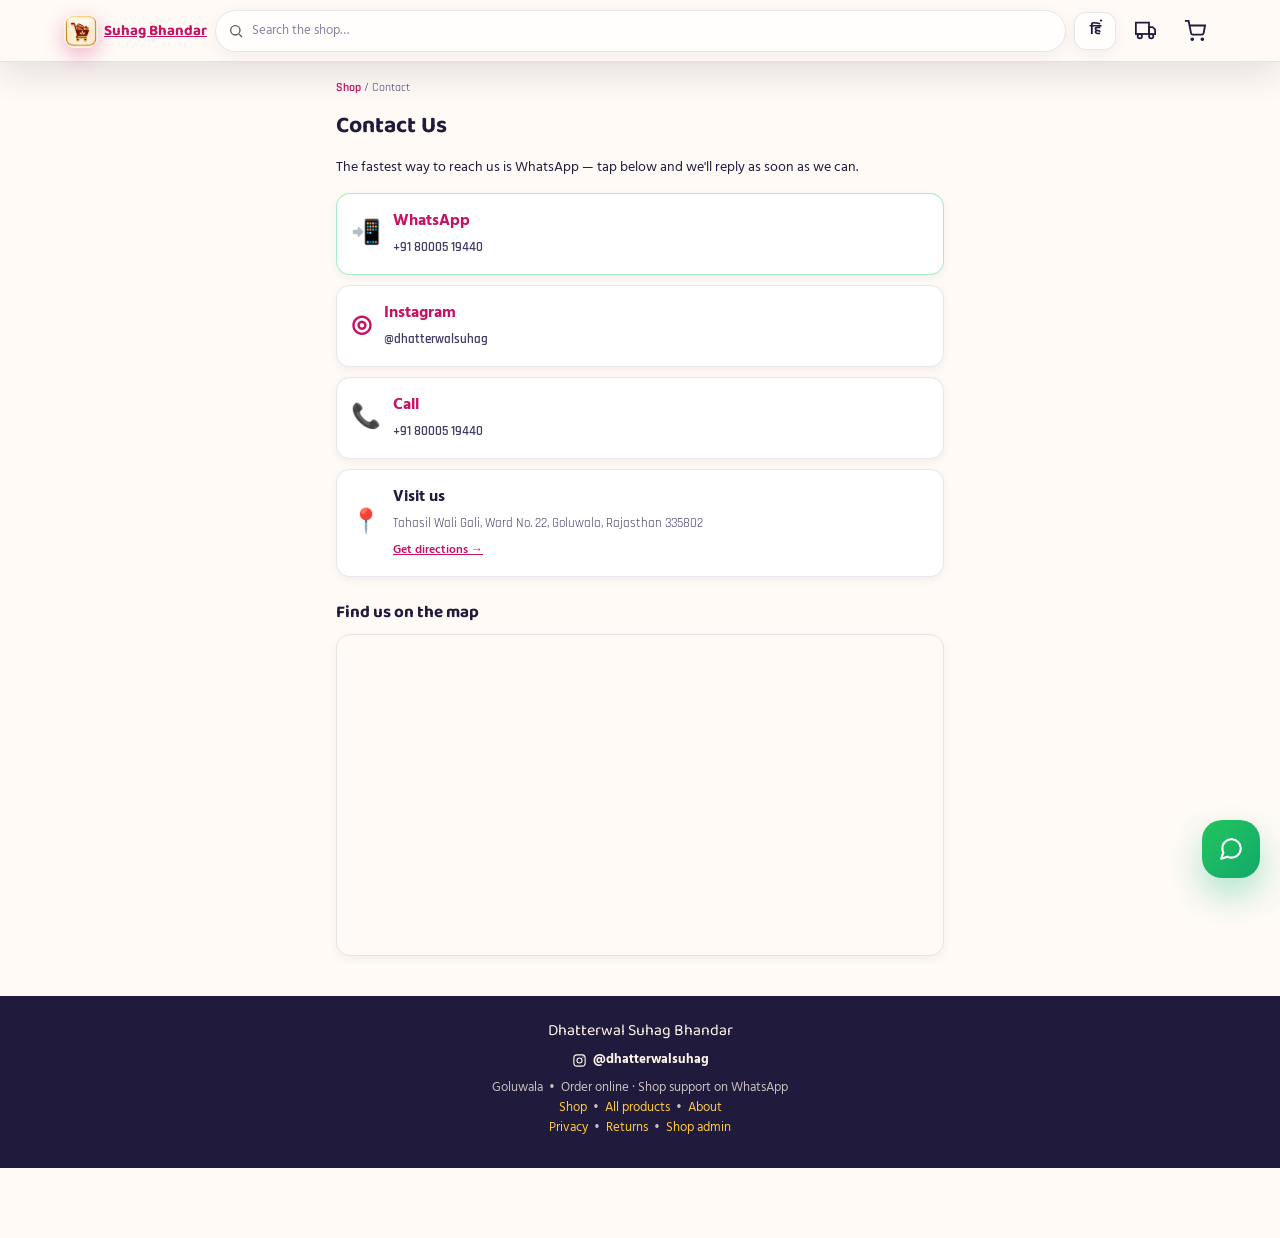
<file: contact.html>
<!DOCTYPE html>
<html lang="en">
<head>
<!-- Google tag (gtag.js) -->
<script async src="https://www.googletagmanager.com/gtag/js?id=G-CMELC4RJMD"></script>
<script>
  window.dataLayer = window.dataLayer || [];
  function gtag(){dataLayer.push(arguments);}
  gtag('js', new Date());
  gtag('config', 'G-CMELC4RJMD');
</script>

<meta charset="UTF-8">
<meta name="viewport" content="width=device-width, initial-scale=1, viewport-fit=cover">
<title>Contact Us — Dhatterwal Suhag Bhandar</title>
<meta name="description" content="Contact Dhatterwal Suhag Bhandar in Goluwala, Hanumangarh, Rajasthan — message us on WhatsApp, call, or find us on the map.">
<meta name="robots" content="index, follow, max-image-preview:large, max-snippet:-1, max-video-preview:-1">
<meta name="theme-color" content="#C81163">
<meta name="apple-mobile-web-app-capable" content="yes">
<meta name="apple-mobile-web-app-status-bar-style" content="default">
<meta name="apple-mobile-web-app-title" content="Suhag Bhandar">
<link rel="canonical" href="https://suhagbhandar.in/contact.html">
<link rel="icon" type="image/png" sizes="48x48" href="/favicon-48.png?v=20260907f">
<link rel="icon" type="image/png" sizes="96x96" href="/favicon-96.png?v=20260907f">
<link rel="shortcut icon" href="/favicon.ico?v=20260907f">
<link rel="apple-touch-icon" sizes="180x180" href="/apple-touch-icon.png?v=20260907f">

<meta property="og:type" content="website">
<meta property="og:site_name" content="Dhatterwal Suhag Bhandar">
<meta property="og:title" content="Contact Us — Dhatterwal Suhag Bhandar">
<meta property="og:description" content="Message us on WhatsApp, call, or find us on the map — Goluwala, Hanumangarh, Rajasthan.">
<meta property="og:url" content="https://suhagbhandar.in/contact.html">
<meta property="og:image" content="https://suhagbhandar.in/social-card.png">
<meta property="og:locale" content="en_IN">

<link rel="preconnect" href="https://fonts.googleapis.com">
<link rel="preconnect" href="https://fonts.gstatic.com" crossorigin>
<link href="https://fonts.googleapis.com/css2?family=Baloo+2:wght@500;600;700;800&family=Hind:wght@400;500;600;700&family=Rajdhani:wght@600;700&display=swap" rel="stylesheet">
<link rel="stylesheet" href="style.css?v=20261017guest1">
<link rel="manifest" href="manifest.json">

<script type="application/ld+json">
{
  "@context": "https://schema.org",
  "@graph": [
    {
      "@type": "ContactPage",
      "@id": "https://suhagbhandar.in/contact.html#webpage",
      "url": "https://suhagbhandar.in/contact.html",
      "name": "Contact Dhatterwal Suhag Bhandar",
      "isPartOf": {"@id": "https://suhagbhandar.in/#website"},
      "about": {"@id": "https://suhagbhandar.in/#store"},
      "mainEntity": {"@id": "https://suhagbhandar.in/#store"},
      "inLanguage": "en-IN"
    },
    {
      "@type": ["OnlineStore", "Store"],
      "@id": "https://suhagbhandar.in/#store",
      "name": "Dhatterwal Suhag Bhandar",
      "alternateName": ["Suhag Bhandar", "DSB"],
      "url": "https://suhagbhandar.in/",
      "telephone": "+91-80005-19440",
      "sameAs": ["https://www.instagram.com/dhatterwalsuhag/"],
      "address": {
        "@type": "PostalAddress",
        "streetAddress": "Tahasil Wali Gali, Ward No. 22",
        "addressLocality": "Goluwala",
        "addressRegion": "Rajasthan",
        "postalCode": "335802",
        "addressCountry": "IN"
      },
      "hasMap": "https://maps.app.goo.gl/iHW3oNTm7g6uNeyC8"
    }
  ]
}
</script>
</head>
<body>

<!-- ===== Slim sticky bar: search + cart ONLY ===== -->
<div class="stickybar solid" id="stickyBar">
  <a class="brandmark" href="index.html"><img class="glyph" src="favicon-96.png" width="48" height="48" decoding="async" alt="Suhag Bhandar"><span class="hide-sm">Suhag Bhandar</span></a>
  <button class="searchwrap text-left" id="searchTrigger" >
    <svg width="16" height="16" viewBox="0 0 24 24" fill="none" stroke="currentColor" stroke-width="2"><circle cx="11" cy="11" r="7"/><line x1="21" y1="21" x2="16.65" y2="16.65"/></svg>
    <span class="search-placeholder">Search the shop…</span>
  </button>
  <button type="button" class="lang-toggle" aria-label="हिंदी में देखें">हिं</button>
  <a class="iconbtn" href="track-order.html" aria-label="Track your order">
    <svg width="21" height="21" viewBox="0 0 24 24" fill="none" stroke="currentColor" stroke-width="2"><rect x="1" y="3" width="15" height="13"/><path d="M16 8h4l3 3v5h-7V8z"/><circle cx="5.5" cy="18.5" r="2.5"/><circle cx="18.5" cy="18.5" r="2.5"/></svg>
  </a>
  <button class="iconbtn" id="cartTrigger" aria-label="Cart">
    <svg width="22" height="22" viewBox="0 0 24 24" fill="none" stroke="currentColor" stroke-width="2"><circle cx="9" cy="21" r="1"/><circle cx="20" cy="21" r="1"/><path d="M1 1h4l2.68 13.39a2 2 0 0 0 2 1.61h9.72a2 2 0 0 0 2-1.61L23 6H6"/></svg>
    <span class="badge is-hidden" id="cartBadge">0</span>
  </button>
</div>

<div class="static-page">
  <div class="static-breadcrumb"><a href="index.html">Shop</a> / Contact</div>
  <h1>Contact Us</h1>
  <p>The fastest way to reach us is WhatsApp — tap below and we'll reply as soon as we can.</p>

  <div class="contact-cards">
    <a class="contact-card whatsapp" href="https://wa.me/918000519440" target="_blank" rel="noopener">
      <span class="contact-icon">📲</span>
      <span>
        <strong>WhatsApp</strong><br>
        <span class="contact-detail">+91 80005 19440</span>
      </span>
    </a>
    <a class="contact-card" href="https://www.instagram.com/dhatterwalsuhag/" target="_blank" rel="noopener noreferrer">
      <span class="contact-icon">◎</span>
      <span><strong>Instagram</strong><br><span class="contact-detail">@dhatterwalsuhag</span></span>
    </a>
    <a class="contact-card" href="tel:+918000519440">
      <span class="contact-icon">📞</span>
      <span>
        <strong>Call</strong><br>
        <span class="contact-detail">+91 80005 19440</span>
      </span>
    </a>
    <div class="contact-card">
      <span class="contact-icon">📍</span>
      <span>
        <strong>Visit us</strong><br>
        <span class="contact-detail" id="shopAddress">Tahasil Wali Gali, Ward No. 22, Goluwala, Rajasthan 335802</span><br>
        <a href="https://maps.app.goo.gl/iHW3oNTm7g6uNeyC8" target="_blank" rel="noopener" class="text-small">Get directions →</a>
      </span>
    </div>
  </div>

  <h2>Find us on the map</h2>
  <div class="map-embed">
    <iframe
      id="shopMapEmbed"
      src="https://www.google.com/maps?q=Dhatterwal+Suhag+Bhandar,+Tahasil+Wali+Gali,+Ward+Number+22,+Goluwala,+Rajasthan+335802&output=embed"
      width="100%" height="320" class="borderless" allowfullscreen="" loading="lazy"
      referrerpolicy="no-referrer-when-downgrade"
      title="Dhatterwal Suhag Bhandar location">
    </iframe>
  </div>
</div>

<footer>
  <div class="fname">Dhatterwal Suhag Bhandar</div>
  <a class="footer-instagram" href="https://www.instagram.com/dhatterwalsuhag/" target="_blank" rel="noopener noreferrer" aria-label="Follow @dhatterwalsuhag on Instagram"><svg viewBox="0 0 24 24" aria-hidden="true"><rect x="3" y="3" width="18" height="18" rx="5"/><circle cx="12" cy="12" r="4"/><circle cx="17.5" cy="6.5" r="1" class="ig-dot"/></svg>@dhatterwalsuhag</a><br>
  Goluwala &nbsp;•&nbsp; Order online · Shop support on WhatsApp<br>
  <a href="index.html">Shop</a> &nbsp;•&nbsp; <a href="catalog.html">All products</a> &nbsp;•&nbsp; <a href="about.html">About</a><br>
  <a href="privacy.html">Privacy</a> &nbsp;•&nbsp; <a href="returns.html">Returns</a> &nbsp;•&nbsp; <a href="admin.html" data-i18n-skip>Shop admin</a>
</footer>

<!-- ===== Cart drawer ===== -->
<div class="overlay" id="cartOverlay">
  <div class="cart-drawer" id="cartContent" aria-label="Cart"></div>
</div>


<a class="wa-float" id="waFloat" href="#" target="_blank" rel="noopener" aria-label="Chat with us on WhatsApp">
  <svg width="26" height="26" viewBox="0 0 24 24" fill="none" stroke="white" stroke-width="2" stroke-linecap="round" stroke-linejoin="round"><path d="M21 11.5a8.38 8.38 0 0 1-.9 3.8 8.5 8.5 0 0 1-7.6 4.7 8.38 8.38 0 0 1-3.8-.9L3 21l1.9-5.7a8.38 8.38 0 0 1-.9-3.8 8.5 8.5 0 0 1 4.7-7.6 8.38 8.38 0 0 1 3.8-.9h.5a8.48 8.48 0 0 1 8 8v.5z"/></svg>
</a>

<div class="toast" id="toast" role="status" aria-live="polite"></div>

<script src="config.js?v=20261124upi2"></script>
<script src="storefront-analytics.js?v=20260922phase1"></script>
<script src="i18n.js?v=20261124upi2"></script>
<script src="utils.js?v=20260914checkout"></script>
<script src="cart.js?v=20260923audit26"></script>
<script src="products-data.js?v=20260924details4"></script>
<script src="info-page.js?v=20261017guest1"></script>
<script src="pwa-install.js?v=20260914checkout" defer></script>
</body>
</html>
</file>
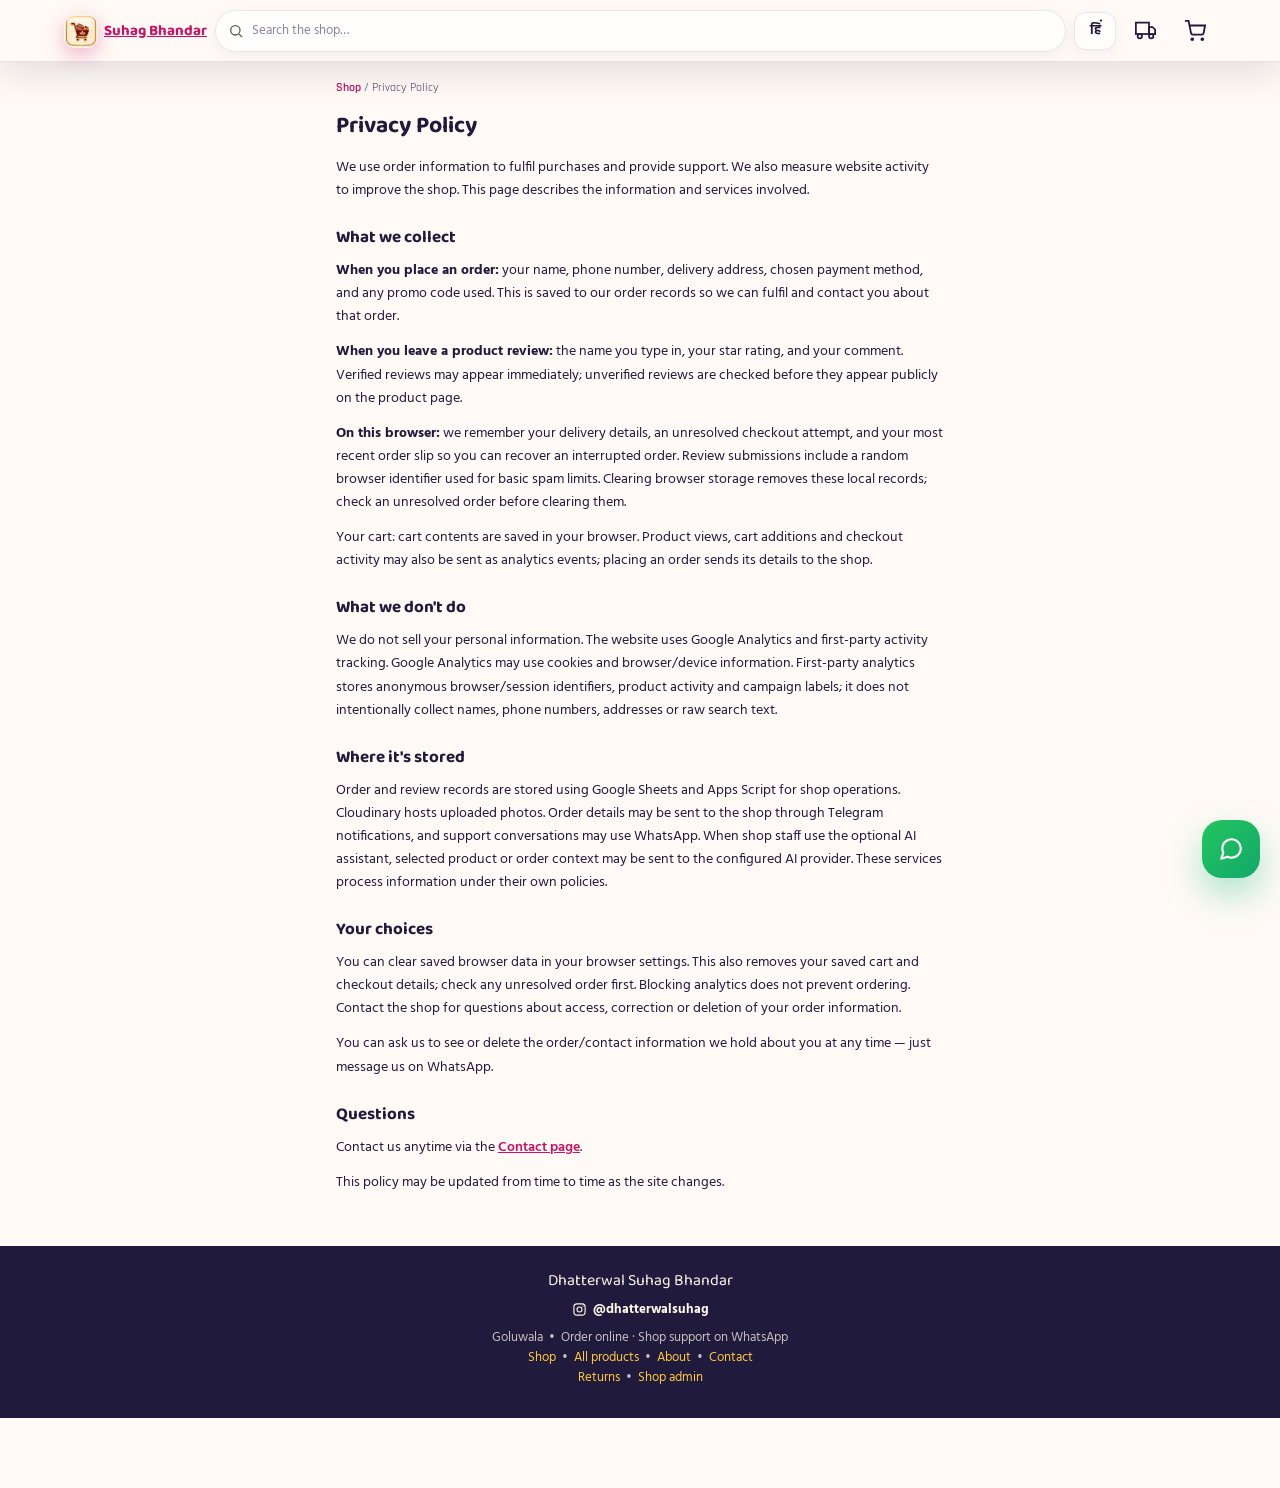
<file: privacy.html>
<!DOCTYPE html>
<html lang="en">
<head>
<!-- Google tag (gtag.js) -->
<script async src="https://www.googletagmanager.com/gtag/js?id=G-CMELC4RJMD"></script>
<script>
  window.dataLayer = window.dataLayer || [];
  function gtag(){dataLayer.push(arguments);}
  gtag('js', new Date());
  gtag('config', 'G-CMELC4RJMD');
</script>

<meta charset="UTF-8">
<meta name="viewport" content="width=device-width, initial-scale=1, viewport-fit=cover">
<title>Privacy Policy — Dhatterwal Suhag Bhandar</title>
<meta name="description" content="What Dhatterwal Suhag Bhandar collects when you shop with us, and how it's used.">
<meta name="robots" content="index, follow, max-image-preview:large, max-snippet:-1, max-video-preview:-1">
<meta name="theme-color" content="#C81163">
<meta name="apple-mobile-web-app-capable" content="yes">
<meta name="apple-mobile-web-app-status-bar-style" content="default">
<meta name="apple-mobile-web-app-title" content="Suhag Bhandar">
<link rel="canonical" href="https://suhagbhandar.in/privacy.html">
<link rel="icon" type="image/png" sizes="48x48" href="/favicon-48.png?v=20260907f">
<link rel="icon" type="image/png" sizes="96x96" href="/favicon-96.png?v=20260907f">
<link rel="shortcut icon" href="/favicon.ico?v=20260907f">
<link rel="apple-touch-icon" sizes="180x180" href="/apple-touch-icon.png?v=20260907f">
<link rel="preconnect" href="https://fonts.googleapis.com">
<link rel="preconnect" href="https://fonts.gstatic.com" crossorigin>
<link href="https://fonts.googleapis.com/css2?family=Baloo+2:wght@500;600;700;800&family=Hind:wght@400;500;600;700&family=Rajdhani:wght@600;700&display=swap" rel="stylesheet">
<link rel="stylesheet" href="style.css?v=20261017guest1">
<link rel="manifest" href="manifest.json">
</head>
<body>

<div class="stickybar solid" id="stickyBar">
  <a class="brandmark" href="index.html"><img class="glyph" src="favicon-96.png" width="48" height="48" decoding="async" alt="Suhag Bhandar"><span class="hide-sm">Suhag Bhandar</span></a>
  <button class="searchwrap text-left" id="searchTrigger" >
    <svg width="16" height="16" viewBox="0 0 24 24" fill="none" stroke="currentColor" stroke-width="2"><circle cx="11" cy="11" r="7"/><line x1="21" y1="21" x2="16.65" y2="16.65"/></svg>
    <span class="search-placeholder">Search the shop…</span>
  </button>
  <button type="button" class="lang-toggle" aria-label="हिंदी में देखें">हिं</button>
  <a class="iconbtn" href="track-order.html" aria-label="Track your order">
    <svg width="21" height="21" viewBox="0 0 24 24" fill="none" stroke="currentColor" stroke-width="2"><rect x="1" y="3" width="15" height="13"/><path d="M16 8h4l3 3v5h-7V8z"/><circle cx="5.5" cy="18.5" r="2.5"/><circle cx="18.5" cy="18.5" r="2.5"/></svg>
  </a>
  <button class="iconbtn" id="cartTrigger" aria-label="Cart">
    <svg width="22" height="22" viewBox="0 0 24 24" fill="none" stroke="currentColor" stroke-width="2"><circle cx="9" cy="21" r="1"/><circle cx="20" cy="21" r="1"/><path d="M1 1h4l2.68 13.39a2 2 0 0 0 2 1.61h9.72a2 2 0 0 0 2-1.61L23 6H6"/></svg>
    <span class="badge is-hidden" id="cartBadge">0</span>
  </button>
</div>

<div class="static-page">
  <div class="static-breadcrumb"><a href="index.html">Shop</a> / Privacy Policy</div>
  <h1>Privacy Policy</h1>
  <p>We use order information to fulfil purchases and provide support. We also measure website activity to improve the shop. This page describes the information and services involved.</p>

  <h2>What we collect</h2>
  <p><strong>When you place an order:</strong> your name, phone number, delivery address, chosen payment method, and any promo code used. This is saved to our order records so we can fulfil and contact you about that order.</p>
  <p><strong>When you leave a product review:</strong> the name you type in, your star rating, and your comment. Verified reviews may appear immediately; unverified reviews are checked before they appear publicly on the product page.</p>
  <p><strong>On this browser:</strong> we remember your delivery details, an unresolved checkout attempt, and your most recent order slip so you can recover an interrupted order. Review submissions include a random browser identifier used for basic spam limits. Clearing browser storage removes these local records; check an unresolved order before clearing them.</p>
  <p>Your cart: cart contents are saved in your browser. Product views, cart additions and checkout activity may also be sent as analytics events; placing an order sends its details to the shop.</p>

  <h2>What we don't do</h2>
  <p>We do not sell your personal information. The website uses Google Analytics and first-party activity tracking. Google Analytics may use cookies and browser/device information. First-party analytics stores anonymous browser/session identifiers, product activity and campaign labels; it does not intentionally collect names, phone numbers, addresses or raw search text.</p>

  <h2>Where it's stored</h2>
  <p>Order and review records are stored using Google Sheets and Apps Script for shop operations. Cloudinary hosts uploaded photos. Order details may be sent to the shop through Telegram notifications, and support conversations may use WhatsApp. When shop staff use the optional AI assistant, selected product or order context may be sent to the configured AI provider. These services process information under their own policies.</p>

  <h2>Your choices</h2>
  <p>You can clear saved browser data in your browser settings. This also removes your saved cart and checkout details; check any unresolved order first. Blocking analytics does not prevent ordering. Contact the shop for questions about access, correction or deletion of your order information.</p>
  <p>You can ask us to see or delete the order/contact information we hold about you at any time — just message us on WhatsApp.</p>

  <h2>Questions</h2>
  <p>Contact us anytime via the <a href="contact.html">Contact page</a>.</p>

  <p class="hint mt-24" >This policy may be updated from time to time as the site changes.</p>
</div>

<footer>
  <div class="fname">Dhatterwal Suhag Bhandar</div>
  <a class="footer-instagram" href="https://www.instagram.com/dhatterwalsuhag/" target="_blank" rel="noopener noreferrer" aria-label="Follow @dhatterwalsuhag on Instagram"><svg viewBox="0 0 24 24" aria-hidden="true"><rect x="3" y="3" width="18" height="18" rx="5"/><circle cx="12" cy="12" r="4"/><circle cx="17.5" cy="6.5" r="1" class="ig-dot"/></svg>@dhatterwalsuhag</a><br>
  Goluwala &nbsp;•&nbsp; Order online · Shop support on WhatsApp<br>
  <a href="index.html">Shop</a> &nbsp;•&nbsp; <a href="catalog.html">All products</a> &nbsp;•&nbsp; <a href="about.html">About</a> &nbsp;•&nbsp; <a href="contact.html">Contact</a><br>
  <a href="returns.html">Returns</a> &nbsp;•&nbsp; <a href="admin.html" data-i18n-skip>Shop admin</a>
</footer>

<div class="overlay" id="cartOverlay">
  <div class="cart-drawer" id="cartContent" aria-label="Cart"></div>
</div>


<a class="wa-float" id="waFloat" href="#" target="_blank" rel="noopener" aria-label="Chat with us on WhatsApp">
  <svg width="26" height="26" viewBox="0 0 24 24" fill="none" stroke="white" stroke-width="2" stroke-linecap="round" stroke-linejoin="round"><path d="M21 11.5a8.38 8.38 0 0 1-.9 3.8 8.5 8.5 0 0 1-7.6 4.7 8.38 8.38 0 0 1-3.8-.9L3 21l1.9-5.7a8.38 8.38 0 0 1-.9-3.8 8.5 8.5 0 0 1 4.7-7.6 8.38 8.38 0 0 1 3.8-.9h.5a8.48 8.48 0 0 1 8 8v.5z"/></svg>
</a>

<div class="toast" id="toast" role="status" aria-live="polite"></div>

<script src="config.js?v=20261124upi2"></script>
<script src="storefront-analytics.js?v=20260922phase1"></script>
<script src="i18n.js?v=20261124upi2"></script>
<script src="utils.js?v=20260914checkout"></script>
<script src="cart.js?v=20260923audit26"></script>
<script src="products-data.js?v=20260924details4"></script>
<script src="info-page.js?v=20261017guest1"></script>
<script src="pwa-install.js?v=20260914checkout" defer></script>
</body>
</html>
</file>
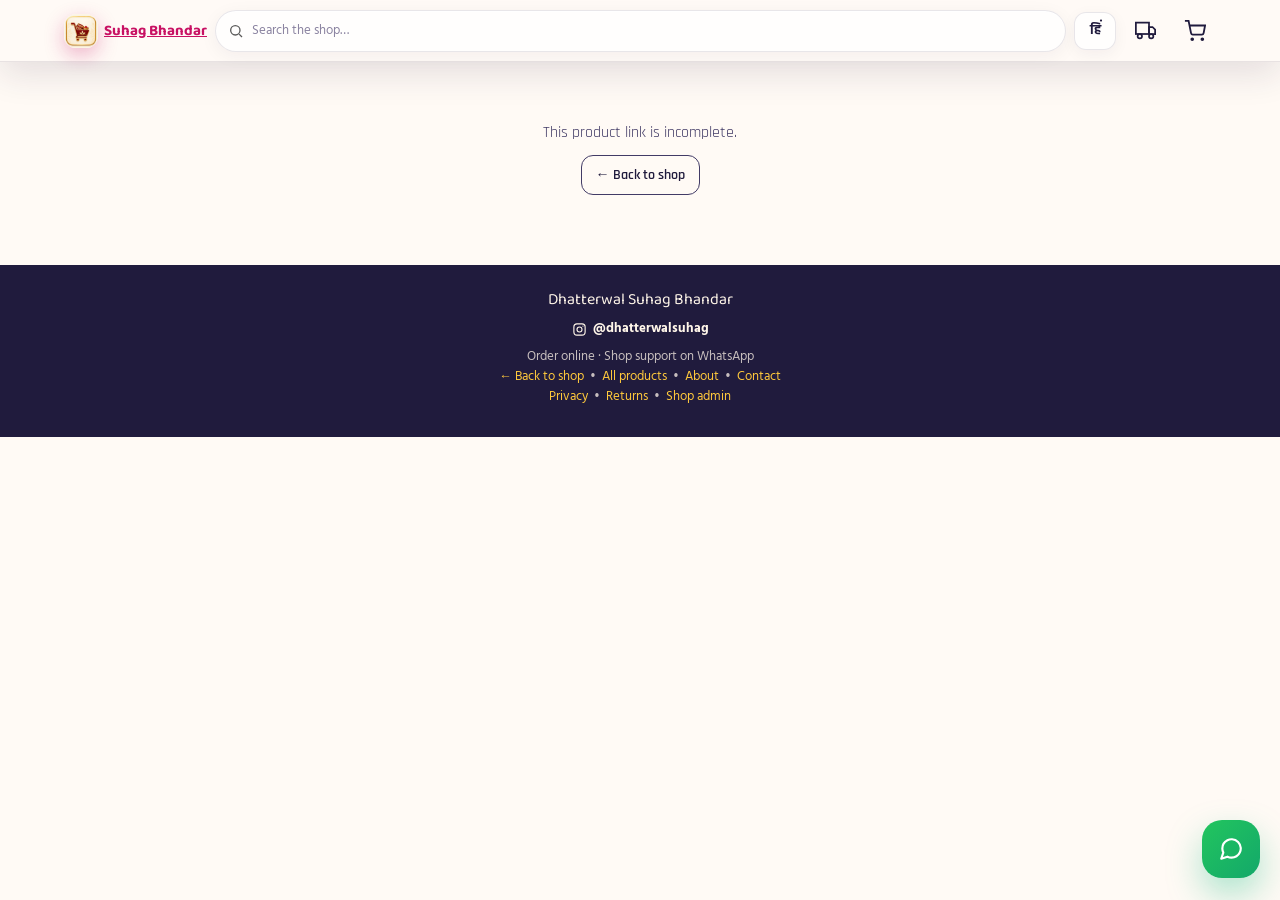
<file: product.html>
<!DOCTYPE html>
<html lang="en">
<head>
<!-- Google tag (gtag.js) -->
<script async src="https://www.googletagmanager.com/gtag/js?id=G-CMELC4RJMD"></script>
<script>
  window.dataLayer = window.dataLayer || [];
  function gtag(){dataLayer.push(arguments);}
  gtag('js', new Date());
  gtag('config', 'G-CMELC4RJMD');
</script>

<meta charset="UTF-8">
<meta name="viewport" content="width=device-width, initial-scale=1, viewport-fit=cover">
<title>Product — Dhatterwal Suhag Bhandar</title>
<meta name="description" content="Shop this product and more at Dhatterwal Suhag Bhandar — bangles, lingerie, cosmetics, hair care, snacks, stationery and daily essentials in Hanumangarh, Rajasthan. Order online with secure order confirmation.">
<meta name="robots" content="index, follow, max-image-preview:large, max-snippet:-1, max-video-preview:-1">
<meta name="theme-color" content="#C81163">
<meta name="apple-mobile-web-app-capable" content="yes">
<meta name="apple-mobile-web-app-status-bar-style" content="default">
<meta name="apple-mobile-web-app-title" content="Suhag Bhandar">
<link rel="canonical" id="canonicalLink" href="https://suhagbhandar.in/product.html">
<script>
/* Set the product canonical URL before the catalogue/API finishes loading.
   This avoids every product initially looking canonical to product.html. */
(function(){
  if(document.documentElement.dataset.productId)return;
  var id = new URLSearchParams(location.search).get('id');
  var canonical = document.getElementById('canonicalLink');
  if (id && canonical) canonical.href = 'https://suhagbhandar.in/product.html?id=' + encodeURIComponent(id.trim());
  if (!id) {
    var robots = document.querySelector('meta[name="robots"]');
    if (robots) robots.content = 'noindex, follow';
  }
})();
</script>
<link rel="icon" type="image/png" sizes="48x48" href="/favicon-48.png?v=20260907f">
<link rel="icon" type="image/png" sizes="96x96" href="/favicon-96.png?v=20260907f">
<link rel="shortcut icon" href="/favicon.ico?v=20260907f">
<link rel="apple-touch-icon" sizes="180x180" href="/apple-touch-icon.png?v=20260907f">

<meta property="og:type" content="product">
<meta property="og:site_name" content="Dhatterwal Suhag Bhandar">
<meta id="ogTitle" property="og:title" content="Dhatterwal Suhag Bhandar">
<meta id="ogDescription" property="og:description" content="Shop bangles, lingerie, cosmetics, hair care, snacks, stationery and more — order online.">
<meta id="ogUrl" property="og:url" content="https://suhagbhandar.in/product.html">
<meta id="ogImage" property="og:image" content="https://suhagbhandar.in/social-card.png">
<meta property="og:locale" content="en_IN">

<meta name="twitter:card" content="summary_large_image">
<meta id="twitterTitle" name="twitter:title" content="Dhatterwal Suhag Bhandar">
<meta id="twitterDescription" name="twitter:description" content="Shop bangles, lingerie, cosmetics, hair care, snacks, stationery and more — order online.">
<meta id="twitterImage" name="twitter:image" content="https://suhagbhandar.in/social-card.png">

<link rel="preconnect" href="https://fonts.googleapis.com">
<link rel="preconnect" href="https://fonts.gstatic.com" crossorigin>
<link href="https://fonts.googleapis.com/css2?family=Baloo+2:wght@500;600;700;800&family=Hind:wght@400;500;600;700&family=Rajdhani:wght@600;700&display=swap" rel="stylesheet">
<link rel="stylesheet" href="style.css?v=20261017guest1">
<link rel="manifest" href="manifest.json">
</head>
<body>

<!-- ===== Slim sticky bar: search + cart ONLY ===== -->
<div class="stickybar solid" id="stickyBar">
  <a class="brandmark" href="index.html"><img class="glyph" src="favicon-96.png" width="48" height="48" decoding="async" alt="Suhag Bhandar"><span class="hide-sm">Suhag Bhandar</span></a>
  <button class="searchwrap text-left" id="searchTrigger" >
    <svg width="16" height="16" viewBox="0 0 24 24" fill="none" stroke="currentColor" stroke-width="2"><circle cx="11" cy="11" r="7"/><line x1="21" y1="21" x2="16.65" y2="16.65"/></svg>
    <span class="search-placeholder">Search the shop…</span>
  </button>
  <button type="button" class="lang-toggle" aria-label="हिंदी में देखें">हिं</button>
  <a class="iconbtn" href="track-order.html" aria-label="Track your order">
    <svg width="21" height="21" viewBox="0 0 24 24" fill="none" stroke="currentColor" stroke-width="2"><rect x="1" y="3" width="15" height="13"/><path d="M16 8h4l3 3v5h-7V8z"/><circle cx="5.5" cy="18.5" r="2.5"/><circle cx="18.5" cy="18.5" r="2.5"/></svg>
  </a>
  <button class="iconbtn" id="cartTrigger" aria-label="Cart">
    <svg width="22" height="22" viewBox="0 0 24 24" fill="none" stroke="currentColor" stroke-width="2"><circle cx="9" cy="21" r="1"/><circle cx="20" cy="21" r="1"/><path d="M1 1h4l2.68 13.39a2 2 0 0 0 2 1.61h9.72a2 2 0 0 0 2-1.61L23 6H6"/></svg>
    <span class="badge is-hidden" id="cartBadge">0</span>
  </button>
</div>

<div id="pdRoot">
  <div class="empty-state product-loading-state" >Loading product…</div>
</div>

<footer>
  <div class="fname">Dhatterwal Suhag Bhandar</div>
  <a class="footer-instagram" href="https://www.instagram.com/dhatterwalsuhag/" target="_blank" rel="noopener noreferrer" aria-label="Follow @dhatterwalsuhag on Instagram"><svg viewBox="0 0 24 24" aria-hidden="true"><rect x="3" y="3" width="18" height="18" rx="5"/><circle cx="12" cy="12" r="4"/><circle cx="17.5" cy="6.5" r="1" class="ig-dot"/></svg>@dhatterwalsuhag</a><br>
  Order online · Shop support on WhatsApp<br>
  <a href="index.html">← Back to shop</a> &nbsp;•&nbsp; <a href="catalog.html">All products</a> &nbsp;•&nbsp; <a href="about.html">About</a> &nbsp;•&nbsp; <a href="contact.html">Contact</a><br>
  <a href="privacy.html">Privacy</a> &nbsp;•&nbsp; <a href="returns.html">Returns</a> &nbsp;•&nbsp; <a href="admin.html" data-i18n-skip>Shop admin</a>
</footer>

<!-- ===== Cart drawer ===== -->
<div class="overlay" id="cartOverlay">
  <div class="cart-drawer" id="cartContent" aria-label="Cart"></div>
</div>


<a class="wa-float" id="waFloat" href="#" target="_blank" rel="noopener" aria-label="Chat with us on WhatsApp">
  <svg width="26" height="26" viewBox="0 0 24 24" fill="none" stroke="white" stroke-width="2" stroke-linecap="round" stroke-linejoin="round"><path d="M21 11.5a8.38 8.38 0 0 1-.9 3.8 8.5 8.5 0 0 1-7.6 4.7 8.38 8.38 0 0 1-3.8-.9L3 21l1.9-5.7a8.38 8.38 0 0 1-.9-3.8 8.5 8.5 0 0 1 4.7-7.6 8.38 8.38 0 0 1 3.8-.9h.5a8.48 8.48 0 0 1 8 8v.5z"/></svg>
</a>

<div class="toast" id="toast" role="status" aria-live="polite"></div>

<script src="config.js?v=20261124upi2"></script>
<script src="i18n.js?v=20261124upi2"></script>
<script src="utils.js?v=20260914checkout"></script>
<script src="cart.js?v=20260923audit26"></script>
<script src="seo.js?v=20260924details4"></script>
<script src="products-data.js?v=20260924details4"></script>
<script src="storefront-analytics.js?v=20260922phase1"></script>
<script src="storefront-commerce.js?v=20261124upi2"></script>
<script src="render-helpers.js?v=20260923audit26"></script>
<script src="cart-ui-core.js?v=20261124upi2"></script>
<script src="cart-ui-drawer.js?v=20261124upi2"></script>
<script src="cart-ui-checkout.js?v=20261124upi2"></script>
<script src="product.js?v=20260924details4"></script>
<script src="pwa-install.js?v=20260914checkout" defer></script>
</body>
</html>
</file>
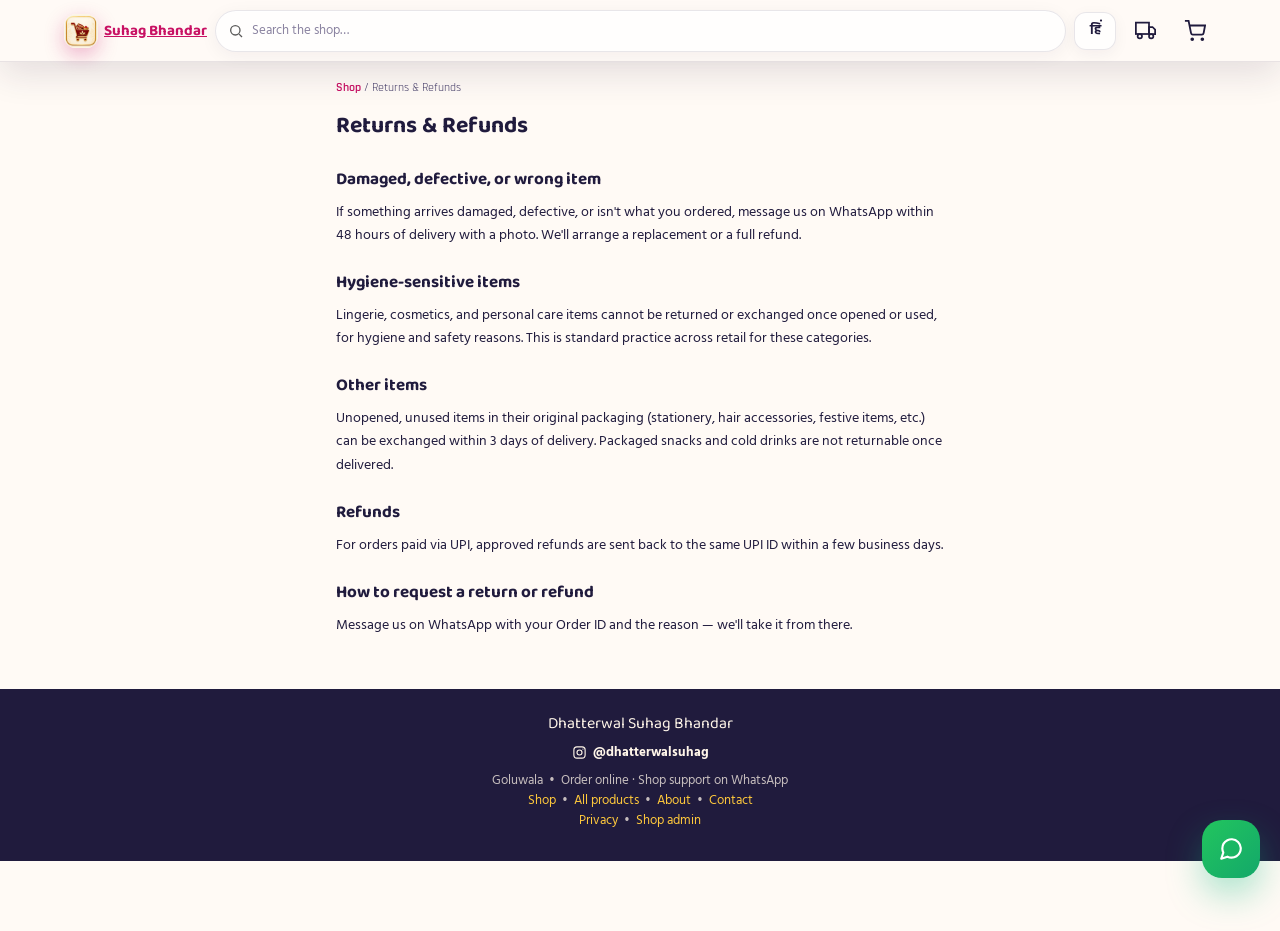
<file: returns.html>
<!DOCTYPE html>
<html lang="en">
<head>
<!-- Google tag (gtag.js) -->
<script async src="https://www.googletagmanager.com/gtag/js?id=G-CMELC4RJMD"></script>
<script>
  window.dataLayer = window.dataLayer || [];
  function gtag(){dataLayer.push(arguments);}
  gtag('js', new Date());
  gtag('config', 'G-CMELC4RJMD');
</script>

<meta charset="UTF-8">
<meta name="viewport" content="width=device-width, initial-scale=1, viewport-fit=cover">
<title>Returns & Refunds — Dhatterwal Suhag Bhandar</title>
<meta name="description" content="Returns, exchanges, and refunds policy for Dhatterwal Suhag Bhandar.">
<meta name="robots" content="index, follow, max-image-preview:large, max-snippet:-1, max-video-preview:-1">
<meta name="theme-color" content="#C81163">
<meta name="apple-mobile-web-app-capable" content="yes">
<meta name="apple-mobile-web-app-status-bar-style" content="default">
<meta name="apple-mobile-web-app-title" content="Suhag Bhandar">
<link rel="canonical" href="https://suhagbhandar.in/returns.html">
<link rel="icon" type="image/png" sizes="48x48" href="/favicon-48.png?v=20260907f">
<link rel="icon" type="image/png" sizes="96x96" href="/favicon-96.png?v=20260907f">
<link rel="shortcut icon" href="/favicon.ico?v=20260907f">
<link rel="apple-touch-icon" sizes="180x180" href="/apple-touch-icon.png?v=20260907f">
<link rel="preconnect" href="https://fonts.googleapis.com">
<link rel="preconnect" href="https://fonts.gstatic.com" crossorigin>
<link href="https://fonts.googleapis.com/css2?family=Baloo+2:wght@500;600;700;800&family=Hind:wght@400;500;600;700&family=Rajdhani:wght@600;700&display=swap" rel="stylesheet">
<link rel="stylesheet" href="style.css?v=20261017guest1">
<link rel="manifest" href="manifest.json">
</head>
<body>

<div class="stickybar solid" id="stickyBar">
  <a class="brandmark" href="index.html"><img class="glyph" src="favicon-96.png" width="48" height="48" decoding="async" alt="Suhag Bhandar"><span class="hide-sm">Suhag Bhandar</span></a>
  <button class="searchwrap text-left" id="searchTrigger" >
    <svg width="16" height="16" viewBox="0 0 24 24" fill="none" stroke="currentColor" stroke-width="2"><circle cx="11" cy="11" r="7"/><line x1="21" y1="21" x2="16.65" y2="16.65"/></svg>
    <span class="search-placeholder">Search the shop…</span>
  </button>
  <button type="button" class="lang-toggle" aria-label="हिंदी में देखें">हिं</button>
  <a class="iconbtn" href="track-order.html" aria-label="Track your order">
    <svg width="21" height="21" viewBox="0 0 24 24" fill="none" stroke="currentColor" stroke-width="2"><rect x="1" y="3" width="15" height="13"/><path d="M16 8h4l3 3v5h-7V8z"/><circle cx="5.5" cy="18.5" r="2.5"/><circle cx="18.5" cy="18.5" r="2.5"/></svg>
  </a>
  <button class="iconbtn" id="cartTrigger" aria-label="Cart">
    <svg width="22" height="22" viewBox="0 0 24 24" fill="none" stroke="currentColor" stroke-width="2"><circle cx="9" cy="21" r="1"/><circle cx="20" cy="21" r="1"/><path d="M1 1h4l2.68 13.39a2 2 0 0 0 2 1.61h9.72a2 2 0 0 0 2-1.61L23 6H6"/></svg>
    <span class="badge is-hidden" id="cartBadge">0</span>
  </button>
</div>

<div class="static-page">
  <div class="static-breadcrumb"><a href="index.html">Shop</a> / Returns & Refunds</div>
  <h1>Returns & Refunds</h1>

  <h2>Damaged, defective, or wrong item</h2>
  <p>If something arrives damaged, defective, or isn't what you ordered, message us on WhatsApp within 48 hours of delivery with a photo. We'll arrange a replacement or a full refund.</p>

  <h2>Hygiene-sensitive items</h2>
  <p>Lingerie, cosmetics, and personal care items cannot be returned or exchanged once opened or used, for hygiene and safety reasons. This is standard practice across retail for these categories.</p>

  <h2>Other items</h2>
  <p>Unopened, unused items in their original packaging (stationery, hair accessories, festive items, etc.) can be exchanged within 3 days of delivery. Packaged snacks and cold drinks are not returnable once delivered.</p>

  <h2>Refunds</h2>
  <p>For orders paid via UPI, approved refunds are sent back to the same UPI ID within a few business days.</p>

  <h2>How to request a return or refund</h2>
  <p>Message us on WhatsApp with your Order ID and the reason — we'll take it from there.</p>
</div>

<footer>
  <div class="fname">Dhatterwal Suhag Bhandar</div>
  <a class="footer-instagram" href="https://www.instagram.com/dhatterwalsuhag/" target="_blank" rel="noopener noreferrer" aria-label="Follow @dhatterwalsuhag on Instagram"><svg viewBox="0 0 24 24" aria-hidden="true"><rect x="3" y="3" width="18" height="18" rx="5"/><circle cx="12" cy="12" r="4"/><circle cx="17.5" cy="6.5" r="1" class="ig-dot"/></svg>@dhatterwalsuhag</a><br>
  Goluwala &nbsp;•&nbsp; Order online · Shop support on WhatsApp<br>
  <a href="index.html">Shop</a> &nbsp;•&nbsp; <a href="catalog.html">All products</a> &nbsp;•&nbsp; <a href="about.html">About</a> &nbsp;•&nbsp; <a href="contact.html">Contact</a><br>
  <a href="privacy.html">Privacy</a> &nbsp;•&nbsp; <a href="admin.html" data-i18n-skip>Shop admin</a>
</footer>

<div class="overlay" id="cartOverlay">
  <div class="cart-drawer" id="cartContent" aria-label="Cart"></div>
</div>


<a class="wa-float" id="waFloat" href="#" target="_blank" rel="noopener" aria-label="Chat with us on WhatsApp">
  <svg width="26" height="26" viewBox="0 0 24 24" fill="none" stroke="white" stroke-width="2" stroke-linecap="round" stroke-linejoin="round"><path d="M21 11.5a8.38 8.38 0 0 1-.9 3.8 8.5 8.5 0 0 1-7.6 4.7 8.38 8.38 0 0 1-3.8-.9L3 21l1.9-5.7a8.38 8.38 0 0 1-.9-3.8 8.5 8.5 0 0 1 4.7-7.6 8.38 8.38 0 0 1 3.8-.9h.5a8.48 8.48 0 0 1 8 8v.5z"/></svg>
</a>

<div class="toast" id="toast" role="status" aria-live="polite"></div>

<script src="config.js?v=20261124upi2"></script>
<script src="storefront-analytics.js?v=20260922phase1"></script>
<script src="i18n.js?v=20261124upi2"></script>
<script src="utils.js?v=20260914checkout"></script>
<script src="cart.js?v=20260923audit26"></script>
<script src="products-data.js?v=20260924details4"></script>
<script src="info-page.js?v=20261017guest1"></script>
<script src="pwa-install.js?v=20260914checkout" defer></script>
</body>
</html>
</file>
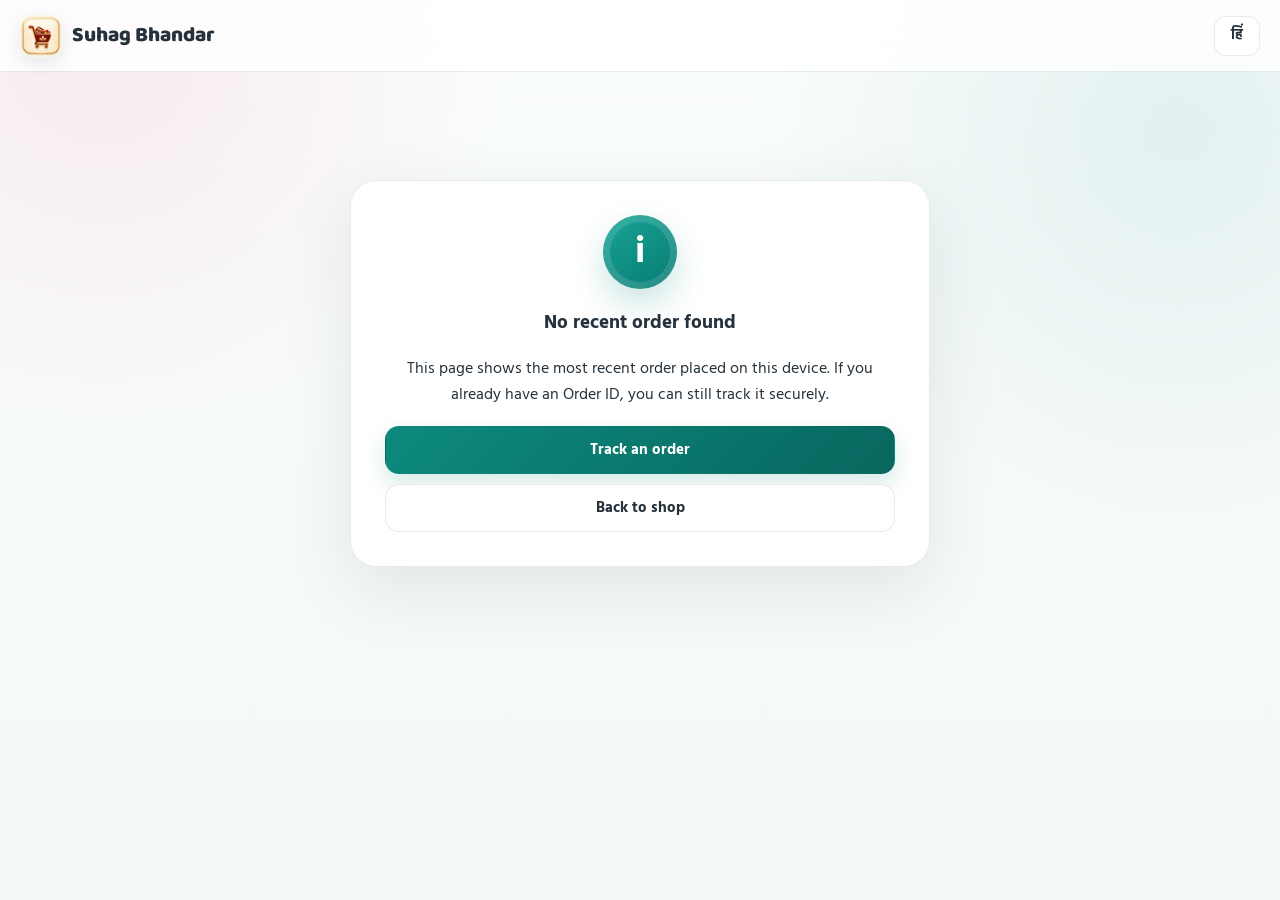
<file: thank-you.html>
<!DOCTYPE html>
<html lang="en">
<head>
<!-- Google tag (gtag.js) -->
<script async src="https://www.googletagmanager.com/gtag/js?id=G-CMELC4RJMD"></script>
<script>
  window.dataLayer = window.dataLayer || [];
  function gtag(){dataLayer.push(arguments);}
  gtag('js', new Date());
  gtag('config', 'G-CMELC4RJMD');
</script>

<meta charset="UTF-8">
<meta name="viewport" content="width=device-width, initial-scale=1, viewport-fit=cover">
<title>Thank You — Dhatterwal Suhag Bhandar</title>
<meta name="description" content="Your Dhatterwal Suhag Bhandar order has been received.">
<meta name="robots" content="noindex, nofollow">
<meta name="theme-color" content="#C81163">
<link rel="icon" type="image/png" sizes="48x48" href="/favicon-48.png?v=20260907f">
<link rel="icon" type="image/png" sizes="96x96" href="/favicon-96.png?v=20260907f">
<link rel="shortcut icon" href="/favicon.ico?v=20260907f">
<link rel="apple-touch-icon" sizes="180x180" href="/apple-touch-icon.png?v=20260907f">
<link rel="preconnect" href="https://fonts.googleapis.com">
<link rel="preconnect" href="https://fonts.gstatic.com" crossorigin>
<link href="https://fonts.googleapis.com/css2?family=Baloo+2:wght@500;600;700;800&family=Hind:wght@400;500;600;700&family=Rajdhani:wght@600;700&display=swap" rel="stylesheet">
<link rel="stylesheet" href="style.css?v=20261017guest1">
<link rel="stylesheet" href="thank-you.css?v=20260922thankyou1">
<link rel="manifest" href="manifest.json">
</head>
<body class="thank-page-body">
<header class="thank-topbar">
  <a class="thank-brand" href="index.html" aria-label="Suhag Bhandar home">
    <img src="favicon-96.png" width="44" height="44" alt="">
    <span>Suhag Bhandar</span>
  </a>
  <button type="button" class="thank-lang" id="thankLangBtn" aria-label="हिंदी में देखें">हिं</button>
</header>

<main class="thank-page" id="thankPage" aria-live="polite">
  <section class="thank-shell" id="thankShell">
    <div class="thank-loading" role="status">Loading your order confirmation…</div>
  </section>
</main>

<div class="toast" id="toast" role="status" aria-live="polite"></div>
<script src="config.js?v=20261124upi2"></script>
<script src="utils.js?v=20260922thankyou1"></script>
<script src="receipt.js?v=20261124upi2"></script>
<script src="qr-code.js?v=20260909experience1"></script>
<script src="thank-you.js?v=20261124upi2"></script>
<script src="pwa-install.js?v=20260914checkout" defer></script>
</body>
</html>
</file>
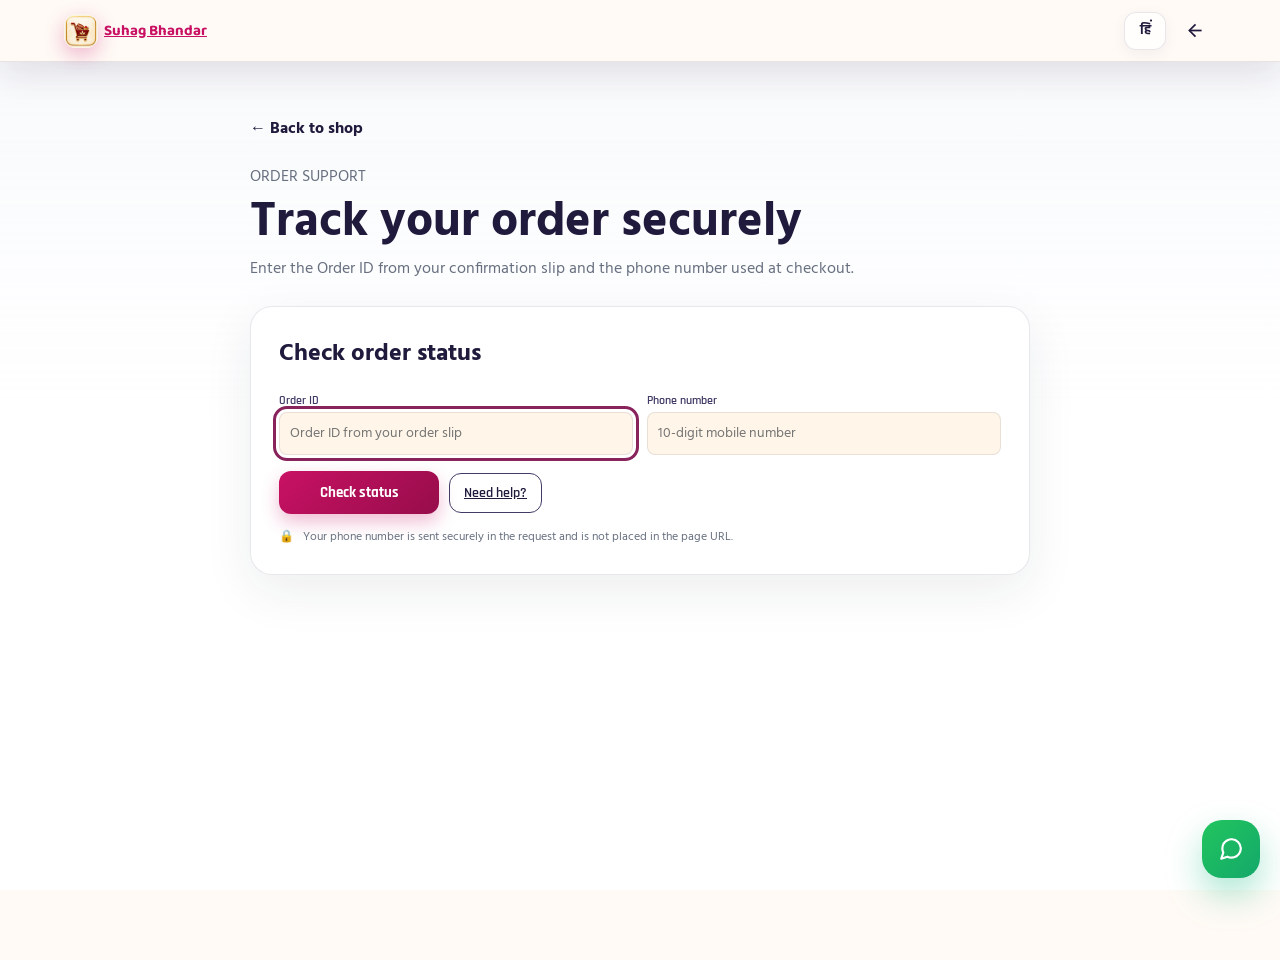
<file: track-order.html>
<!DOCTYPE html>
<html lang="en">
<head>
<!-- Google tag (gtag.js) -->
<script async src="https://www.googletagmanager.com/gtag/js?id=G-CMELC4RJMD"></script>
<script>
  window.dataLayer = window.dataLayer || [];
  function gtag(){dataLayer.push(arguments);}
  gtag('js', new Date());
  gtag('config', 'G-CMELC4RJMD');
</script>

<meta charset="UTF-8">
<meta name="viewport" content="width=device-width, initial-scale=1, viewport-fit=cover">
<title>Track Order — Dhatterwal Suhag Bhandar</title>
<meta name="description" content="Securely check your Dhatterwal Suhag Bhandar order status using your Order ID and checkout phone number.">
<meta name="robots" content="index, follow, max-image-preview:large">
<meta name="theme-color" content="#C81163">
<link rel="canonical" href="https://suhagbhandar.in/track-order.html">
<link rel="icon" type="image/png" sizes="48x48" href="/favicon-48.png?v=20260907f">
<link rel="icon" type="image/png" sizes="96x96" href="/favicon-96.png?v=20260907f">
<link rel="shortcut icon" href="/favicon.ico?v=20260907f">
<link rel="apple-touch-icon" sizes="180x180" href="/apple-touch-icon.png?v=20260907f">
<link rel="preconnect" href="https://fonts.googleapis.com">
<link rel="preconnect" href="https://fonts.gstatic.com" crossorigin>
<link href="https://fonts.googleapis.com/css2?family=Baloo+2:wght@500;600;700;800&family=Hind:wght@400;500;600;700&family=Rajdhani:wght@600;700&display=swap" rel="stylesheet">
<link rel="stylesheet" href="style.css?v=20261017guest1">
<link rel="manifest" href="manifest.json">
</head>
<body>
<div class="stickybar solid">
  <a class="brandmark" href="index.html"><img class="glyph" src="favicon-96.png" width="48" height="48" decoding="async" alt="Suhag Bhandar"><span class="hide-sm">Suhag Bhandar</span></a>
  <span style="flex:1"></span>
  <button type="button" class="lang-toggle" aria-label="हिंदी में देखें">हिं</button>
  <a class="iconbtn" href="index.html" aria-label="Back to shop">
    <svg width="21" height="21" viewBox="0 0 24 24" fill="none" stroke="currentColor" stroke-width="2"><path d="M19 12H5"/><path d="M12 19l-7-7 7-7"/></svg>
  </a>
</div>
<main class="track-page">
  <div class="track-shell">
    <a class="track-page-back" href="index.html">← Back to shop</a>
    <header class="track-page-head">
      <p class="hero-kicker">ORDER SUPPORT</p>
      <h1>Track your order securely</h1>
      <p>Enter the Order ID from your confirmation slip and the phone number used at checkout.</p>
    </header>
    <section class="track-lookup-card" aria-labelledby="trackLookupTitle">
      <h2 id="trackLookupTitle" style="margin-top:0">Check order status</h2>
      <form id="trackPageForm" novalidate>
        <div class="track-form-grid">
          <div class="field"><label for="trackOrderId">Order ID</label><input type="text" id="trackOrderId" placeholder="Order ID from your order slip" autocomplete="off" maxlength="80" required></div>
          <div class="field"><label for="trackPhone">Phone number</label><input type="tel" id="trackPhone" placeholder="10-digit mobile number" autocomplete="tel" inputmode="tel" maxlength="16" required></div>
        </div>
        <p class="track-error" id="trackError" role="alert" hidden></p>
        <div class="track-form-actions"><button class="primary-btn" id="trackSubmitBtn" type="submit">Check status</button><a class="ghost-btn" href="contact.html">Need help?</a></div>
        <div class="track-security-note"><span>🔒</span><span>Your phone number is sent securely in the request and is not placed in the page URL.</span></div>
      </form>
    </section>
    <section class="track-result-wrap" id="trackResult" aria-live="polite"></section>
  </div>
</main>
<a class="wa-float" id="waFloat" href="#" target="_blank" rel="noopener" aria-label="Chat with us on WhatsApp"><svg width="26" height="26" viewBox="0 0 24 24" fill="none" stroke="white" stroke-width="2" stroke-linecap="round" stroke-linejoin="round"><path d="M21 11.5a8.38 8.38 0 0 1-.9 3.8 8.5 8.5 0 0 1-7.6 4.7 8.38 8.38 0 0 1-3.8-.9L3 21l1.9-5.7a8.38 8.38 0 0 1-.9-3.8 8.5 8.5 0 0 1 4.7-7.6 8.38 8.38 0 0 1 3.8-.9h.5a8.48 8.48 0 0 1 8 8v.5z"/></svg></a>
<div class="toast" id="toast" role="status" aria-live="polite"></div>
<script src="config.js?v=20261124upi2"></script>
<script src="storefront-analytics.js?v=20260922phase1"></script>
<script src="i18n.js?v=20261124upi2"></script>
<script src="utils.js?v=20260914checkout"></script>
<script src="track-order.js?v=20260923audit26"></script>
<script>document.addEventListener('DOMContentLoaded',()=>{initWhatsAppFloat();});</script>
<script src="pwa-install.js?v=20260914checkout" defer></script>
</body>
</html>
</file>
<file: style.css>
/* ===========================================================
   Dhatterwal Suhag Bhandar — design tokens
   Palette named after the bazaar: cream paper, rani pink (bridal),
   marigold, indigo night, mehendi green.
   =========================================================== */
:root{
  --cream: #FFF6E9;
  --cream-2: #FFEFD8;
  --rani: #C81163;
  --rani-dark: #970D4B;
  --marigold: #F2A93B;
  --marigold-dark: #D68C1F;
  --indigo: #201B3D;
  --indigo-soft: #423B66;
  --mehendi: #3E7C59;
  --turmeric: #FFC93C;
  --line: rgba(32,27,61,0.10);
  --shadow: 0 6px 20px rgba(32,27,61,0.10);
  --radius: 14px;
  --font-display: "Baloo 2", "Hind", sans-serif;
  --font-body: "Hind", sans-serif;
  --font-utility: "Rajdhani", sans-serif;
}
*{
  box-sizing: border-box;
}
html{
  scroll-behavior: smooth;
}
body{
  margin:0;
  color: var(--indigo);
  font-family: var(--font-body);
  -webkit-font-smoothing: antialiased;
  padding-bottom: 70px;
  /* room for bottom cart bar on small screens */
  animation: pageIn .45s cubic-bezier(.22,.61,.36,1) both;
}
@keyframes pageIn{
  from{
    opacity:0;
  }
  to{
    opacity:1;
  }
}
/* Smooth native crossfade between pages, where the browser supports it.
   No-op (silently ignored) everywhere else. */
@view-transition{
  navigation: auto;
}
::view-transition-old(root),
::view-transition-new(root){
  animation-duration: .32s;
  animation-timing-function: cubic-bezier(.22,.61,.36,1);
}
img{
  max-width:100%;
  display:block;
}
button{
  font-family: inherit;
  cursor:pointer;
}
a{
  color:inherit;
}
@media (prefers-reduced-motion: reduce){
  *{
    animation-duration:0.001ms !important;
    transition-duration:0.001ms !important;
  }
}
/* ---------- Lehariya wave divider (signature element) ---------- */
.lehariya{
  width:100%;
  height:16px;
  display:block;
}
/* ---------- Sticky slim bar: search + cart only ---------- */
.stickybar{
  position: sticky;
  top:0;
  z-index: 60;
  display:flex;
  align-items:center;
  gap:8px;
  transition: background .25s ease, border-color .25s ease, box-shadow .25s ease;
}
.stickybar.solid{
  border-bottom: 1px solid var(--line);
}
.stickybar .brandmark{
  display:flex;
  align-items:center;
  gap:6px;
  font-family: var(--font-display);
  font-weight:700;
  font-size:15px;
  color: var(--rani);
  white-space:nowrap;
  flex-shrink:0;
}
.stickybar .brandmark .glyph{
  background: linear-gradient(135deg, var(--rani), var(--marigold));
  align-items:center;
  justify-content:center;
  color:#fff;
  font-size:14px;
  flex-shrink:0;
}
.searchwrap{
  flex:1;
  display:flex;
  align-items:center;
  border: 1px solid var(--line);
  border-radius: 999px;
  padding: 0 12px;
  gap:8px;
}
.searchwrap input{
  border:none;
  outline:none;
  flex:1;
  font-family: var(--font-body);
  font-size:14px;
  background:transparent;
  color: var(--indigo);
}
.searchwrap svg{
  flex-shrink:0;
  opacity:.65;
}
.iconbtn{
  position:relative;
  border:none;
  background: transparent;
  display:flex;
  align-items:center;
  justify-content:center;
  flex-shrink:0;
  color: var(--indigo);
}
.iconbtn .badge{
  position:absolute;
  top:-2px;
  right:-2px;
  min-width:16px;
  height:16px;
  padding:0 3px;
  border-radius:999px;
  background: var(--rani);
  color:#fff;
  font-family: var(--font-utility);
  font-weight:700;
  font-size:10px;
  display:flex;
  align-items:center;
  justify-content:center;
  line-height:1;
}

/* Small shared utilities used by the static storefront pages. Keeping these
   here avoids repeating presentation declarations in every HTML document. */
.is-hidden{display:none!important}
.full-width{width:100%}
.text-left{text-align:left}
.panel-padding{padding:16px}
.overlay-title{flex:1;font-family:var(--font-display);font-weight:700;font-size:16px;color:var(--indigo)}
.search-placeholder{color:#8a83a0;font-size:13px}
.text-small{font-size:12px}
.borderless{border:0}
.flex-1{flex:1}
.mt-24{margin-top:24px}
.product-loading-state{padding:60px 16px}
/* ---------- Hero ---------- */
.hero{
  position:relative;
  background-size: 200% 200%;
  animation: heroDrift 16s ease-in-out infinite;
  color: var(--cream);
}
@keyframes heroDrift{
  0%, 100%{
    background-position: 20% 10%;
  }
  50%{
    background-position: 62% 42%;
  }
}
.cat-rail{
  display:flex;
  gap:8px;
  overflow-x:auto;
  padding: 4px 16px 12px;
  scrollbar-width:none;
}
.cat-rail::-webkit-scrollbar{
  display:none;
}
.chip{
  flex-shrink:0;
  border:1px solid var(--line);
  background:#fff;
  color: var(--indigo);
  padding: 7px 14px;
  border-radius:999px;
  font-family: var(--font-utility);
  font-weight:600;
  font-size:13px;
  white-space:nowrap;
}
.chip.active{
  background: var(--rani);
  border-color: var(--rani);
  color:#fff;
}
.subchip-row{
  display:flex;
  gap:8px;
  overflow-x:auto;
  padding: 0 16px 12px;
  scrollbar-width:none;
}
.subchip-row::-webkit-scrollbar{
  display:none;
}
.subchip{
  flex-shrink:0;
  border:1px dashed var(--indigo-soft);
  background:transparent;
  color: var(--indigo-soft);
  padding:5px 12px;
  border-radius:999px;
  font-size:12px;
  font-family: var(--font-utility);
  font-weight:600;
  white-space:nowrap;
}
.subchip.active{
  background: var(--marigold);
  border-color: var(--marigold);
  color: var(--indigo);
}
/* ---------- Product grid ---------- */
.section-title{
  font-family: var(--font-display);
  font-size:17px;
  margin: 4px 16px 8px;
}
.section-title h2{
  font: inherit;
  margin:0;
}
.section-title > *:first-child{
  position:relative;
  padding-bottom:8px;
  display:inline-block;
}
.section-title > *:first-child::after{
  content:"";
  position:absolute;
  left:0;
  bottom:0;
  width:34px;
  height:3px;
  border-radius:2px;
  background: linear-gradient(90deg, var(--rani), var(--marigold), var(--turmeric));
}
.section-title small{
  font-family: var(--font-utility);
  font-weight:600;
  font-size:12px;
  color: var(--indigo-soft);
}
.grid{
  display:grid;
  grid-template-columns: repeat(2, 1fr);
  gap:10px;
  padding: 0 12px 20px;
}
@media (min-width: 640px){
  .grid{
    grid-template-columns: repeat(3, 1fr);
  }
}
@media (min-width: 960px){
  .grid{
    grid-template-columns: repeat(4, 1fr);
    padding-left:24px;
    padding-right:24px;
  }
}
.card{
  display:flex;
  flex-direction:column;
  position:relative;
}
.card:active{
  box-shadow: 0 10px 22px rgba(32,27,61,0.14);
  transform: translateY(-1px);
}
.card .imgwrap{
  position:relative;
  overflow:hidden;
}
.card-share{
  position:absolute;
  top:6px;
  right:6px;
  z-index:3;
  width:26px;
  height:26px;
  border-radius:50%;
  background: rgba(255,255,255,0.92);
  border:none;
  display:flex;
  align-items:center;
  justify-content:center;
  color: var(--indigo);
  box-shadow:0 2px 6px rgba(32,27,61,0.18);
  transition: transform .15s ease, background .15s ease;
}
.card-share:hover{
  background:#fff;
  color: var(--rani);
}
.card-share:active{
  transform: scale(.88);
}
/* Smooth, futuristic hover on pointer devices — untouched on mobile taps. */
@media (hover:hover) and (pointer:fine){
  .card{
    transition: box-shadow .32s cubic-bezier(.22,.61,.36,1), transform .32s cubic-bezier(.22,.61,.36,1);
  }
  .card:hover{
    box-shadow: 0 16px 32px rgba(32,27,61,0.16);
    transform: translateY(-5px);
  }
  .card:hover .imgwrap img{
    transform: scale(1.08);
  }
}
.card .discount{
  position:absolute;
  top:6px;
  left:6px;
  z-index:2;
  background: var(--mehendi);
  color:#fff;
  font-family: var(--font-utility);
  font-weight:700;
  font-size:10.5px;
  padding:2px 6px;
  border-radius:6px;
}
.card .subtag{
  position:absolute;
  bottom:6px;
  left:6px;
  z-index:2;
  background: rgba(32,27,61,0.75);
  color: var(--cream);
  font-size:10px;
  font-family: var(--font-utility);
  padding:2px 6px;
  border-radius:6px;
}
.card .body{
  padding:8px 9px 9px;
  display:flex;
  flex-direction:column;
  flex:1;
}
.card-rating{
  display:flex;
  align-items:center;
  gap:4px;
  font-size:10.5px;
  color:#9b93b0;
  font-family: var(--font-utility);
}
.card-rating .stars{
  font-size:11px;
  letter-spacing:0.5px;
}
.card .prices{
  display:flex;
  align-items:baseline;
  gap:6px;
  font-family: var(--font-utility);
}
.card .price{
  font-weight:700;
  font-size:15px;
  color: var(--indigo);
}
.card .mrp{
  font-size:11.5px;
  text-decoration:line-through;
  color:#9b93b0;
}
.card .card-actions{
  align-items:stretch;
}
.card .card-actions > *{
  flex:1;
  min-width:0;
}
.card .addbtn{
  border:1px solid var(--rani);
  color: var(--rani);
  padding:6px 4px;
  font-family: var(--font-utility);
  font-weight:700;
  font-size:11.5px;
  display:flex;
  align-items:center;
  justify-content:center;
  gap:4px;
}
.card .addbtn.in-cart{
  background: var(--rani);
  color:#fff;
}
.card .buynowbtn{
  border:none;
  background: linear-gradient(135deg, var(--rani), var(--rani-dark));
  color:#fff;
  border-radius:8px;
  padding:6px 4px;
  font-family: var(--font-utility);
  font-weight:700;
  font-size:11.5px;
  display:flex;
  align-items:center;
  justify-content:center;
}
.card .stepper{
  display:flex;
  align-items:center;
  justify-content:space-between;
  border:1px solid var(--rani);
  border-radius:8px;
  overflow:hidden;
}
.card .stepper button{
  border:none;
  background: var(--rani);
  color:#fff;
  font-weight:700;
}
.card .stepper span{
  font-family: var(--font-utility);
  font-weight:700;
  font-size:13px;
}
.empty-state{
  grid-column: 1 / -1;
  text-align:center;
  padding: 36px 16px;
  color: var(--indigo-soft);
  font-family: var(--font-utility);
}

/* Performance: large storefront grids can contain hundreds of products over
   a session. Let the browser skip off-screen card layout/paint work. */
@supports (content-visibility:auto){
  .grid>.card{content-visibility:auto;contain-intrinsic-size:auto 360px}
}
/* ---------- Overlays (cart drawer, search) ---------- */
.overlay{
  position:fixed;
  inset:0;
  z-index:100;
  background: rgba(32,27,61,0.45);
  display:flex;
  align-items:flex-end;
  justify-content:center;
  opacity:0;
  visibility:hidden;
  pointer-events:none;
  transition: opacity .28s ease, visibility 0s linear .28s;
}
.overlay.open{
  opacity:1;
  visibility:visible;
  pointer-events:auto;
  transition: opacity .28s ease, visibility 0s linear 0s;
}
@media (min-width: 720px){
  .overlay{
    align-items:center;
  }
}
.sheet{
  background: var(--cream);
  width:100%;
  max-width:480px;
  max-height: 88vh;
  overflow-y:auto;
  border-radius: 20px 20px 0 0;
  padding: 14px 16px 20px;
  position:relative;
  transform: translateY(24px);
  opacity:0;
  transition: transform .32s cubic-bezier(.22,.61,.36,1), opacity .28s ease;
}
.overlay.open .sheet{
  transform: translateY(0);
  opacity:1;
}
@media (min-width: 720px){
  .sheet{
    border-radius:20px;
  }
}
.sheet .closebtn{
  position:absolute;
  top:10px;
  right:10px;
  width:32px;
  height:32px;
  border-radius:50%;
  background:#fff;
  border:1px solid var(--line);
  display:flex;
  align-items:center;
  justify-content:center;
}
.sheet h2{
  font-family: var(--font-display);
  font-size:19px;
  margin:0 0 4px;
}
.sheet .primary-btn{
  flex:2;
}
/* ---------- Cart drawer ---------- */
.cart-drawer{
  width:100%;
  max-width:480px;
  border-radius: 20px 20px 0 0;
  position:relative;
  transform: translateY(24px);
  opacity:0;
  transition: transform .32s cubic-bezier(.22,.61,.36,1), opacity .28s ease;
}
.overlay.open .cart-drawer{
  transform: translateY(0);
  opacity:1;
}
@media (min-width:720px){
  .cart-drawer{
    border-radius:20px;
    padding-bottom:20px;
  }
}
.cart-drawer h2{
  font-family: var(--font-display);
  font-size:19px;
  margin:0 0 12px;
}
.cart-item{
  border-bottom:1px solid var(--line);
}
.cart-item img{
  object-fit:cover;
  background: var(--cream-2);
}
.cart-item .ci-info{
  flex:1;
  min-width:0;
}
.cart-item .ci-name{
  font-weight:600;
  margin-bottom:2px;
}
.cart-item .ci-id{
  font-family: var(--font-utility);
  color:#9b93b0;
}
.cart-item .ci-price{
  font-family: var(--font-utility);
  font-weight:700;
  color: var(--rani);
}
.cart-item .stepper button{
  font-size:15px;
}
.cart-item .removebtn{
  border:none;
  background:transparent;
  color:#9b93b0;
  font-size:11px;
  font-family: var(--font-utility);
  text-decoration:underline;
}
.cart-summary{
  margin-top:8px;
}
.cart-summary .row{
  display:flex;
  justify-content:space-between;
  font-family: var(--font-utility);
  font-size:14px;
}
.cart-summary .row.total{
  font-weight:700;
  color: var(--indigo);
}
.cart-empty{
  color: var(--indigo-soft);
  font-family: var(--font-utility);
}
/* ---------- Buttons ---------- */
.primary-btn{
  background: linear-gradient(135deg, var(--rani), var(--rani-dark));
  color:#fff;
  border:none;
  border-radius:12px;
  padding:12px 16px;
  font-family: var(--font-utility);
  font-weight:700;
  font-size:15px;
  display:flex;
  align-items:center;
  justify-content:center;
  gap:8px;
  box-shadow: 0 8px 18px rgba(200,17,99,0.28);
}
.whatsapp-btn{
  background: linear-gradient(135deg, #25D366, #1DA851);
  box-shadow: 0 8px 18px rgba(29,168,81,0.28);
}
.ghost-btn{
  background:transparent;
  border:1px solid var(--indigo-soft);
  color: var(--indigo);
  border-radius:12px;
  padding:10px 14px;
  font-family: var(--font-utility);
  font-weight:600;
  font-size:14px;
}
/* ===========================================================
   Track your order
   =========================================================== */
.track-intro{
  font-size:13px;
  line-height:1.55;
  color: var(--indigo-soft);
  margin:2px 0 16px;
}
.track-error{
  font-size:12.5px;
  color:#C8395A;
  margin:2px 0 12px;
  display:none;
}
.track-card{
  background:#fff;
  border:1px solid var(--line);
  border-radius: var(--radius);
  padding:16px;
  box-shadow: var(--shadow);
}
.track-card-head{
  display:flex;
  align-items:flex-start;
  justify-content:space-between;
  gap:10px;
  margin-bottom:14px;
  padding-bottom:14px;
  border-bottom:1px solid var(--line);
}
.track-oid{
  font-family: var(--font-display);
  font-weight:700;
  font-size:17px;
  color: var(--indigo);
}
.track-odate{
  font-family: var(--font-utility);
  font-size:11.5px;
  color:#9b93b0;
  margin-top:2px;
}
.track-steps{
  display:flex;
  align-items:flex-start;
  margin-bottom:16px;
}
.track-step{
  flex:1;
  position:relative;
  text-align:center;
  font-family: var(--font-utility);
  font-weight:600;
  font-size:11.5px;
  color:#b3acc4;
}
.track-step::before{
  content:"";
  display:block;
  width:100%;
  height:3px;
  background:#eee7f5;
  margin-bottom:8px;
  position:relative;
  top:6px;
}
.track-step .dot{
  display:block;
  width:14px;
  height:14px;
  margin:0 auto 6px;
  border-radius:50%;
  background:#eee7f5;
  border:3px solid var(--cream);
  position:relative;
  z-index:1;
}
.track-step.done{
  color: var(--mehendi);
}
.track-step.done::before{
  background: var(--mehendi);
}
.track-step.done .dot{
  background: var(--mehendi);
}
.track-step.active{
  color: var(--rani);
}
.track-step.active .dot{
  background: var(--rani);
  box-shadow:0 0 0 4px rgba(200,17,99,0.15);
}
.track-step.cancel{
  color:#C8395A;
}
.track-step.cancel::before{
  background:#C8395A;
}
.track-step.cancel .dot{
  background:#C8395A;
}
.track-steps.cancelled .track-step:first-child::before{
  background: var(--mehendi);
}
.track-details .row{
  display:flex;
  justify-content:space-between;
  gap:10px;
  font-size:13px;
  padding:5px 0;
}
.track-details .row span:first-child{
  color: var(--indigo-soft);
}
.track-details .row.total{
  font-weight:700;
  font-size:15px;
  color: var(--indigo);
  border-top:1px solid var(--line);
  margin-top:4px;
  padding-top:9px;
}
/* ---------- Search results overlay ---------- */
.search-overlay{
  position:fixed;
  inset:0;
  z-index:90;
  background: var(--cream);
  display:flex;
  flex-direction:column;
  opacity:0;
  visibility:hidden;
  pointer-events:none;
  transform: translateY(-8px);
  transition: opacity .24s ease, transform .24s ease, visibility 0s linear .24s;
}
.search-overlay.open{
  opacity:1;
  visibility:visible;
  pointer-events:auto;
  transform: translateY(0);
  transition: opacity .24s ease, transform .24s ease, visibility 0s linear 0s;
}
.search-overlay .searchhead{
  display:flex;
  align-items:center;
  gap:8px;
  padding:10px 12px;
  border-bottom:1px solid var(--line);
}
.search-overlay .results{
  flex:1;
  overflow-y:auto;
}
/* ---------- Footer ---------- */
footer{
  background: var(--indigo);
  color: rgba(255,246,233,0.75);
  padding: 22px 16px 30px;
  font-size:12.5px;
  text-align:center;
  margin-top:10px;
}
footer .fname{
  font-family: var(--font-display);
  color: var(--cream);
  font-size:16px;
  margin-bottom:6px;
}
footer a{
  color: var(--turmeric);
  text-decoration:none;
}
/* ---------- Toast ---------- */
.toast{
  position:fixed;
  left:50%;
  bottom:20px;
  transform:translateX(-50%) translateY(20px);
  background: var(--indigo);
  color: var(--cream);
  padding:10px 18px;
  border-radius:999px;
  font-family: var(--font-utility);
  font-size:13px;
  z-index:200;
  opacity:0;
  pointer-events:none;
  transition: opacity .25s ease, transform .25s ease;
}
.toast.show{
  opacity:1;
  transform:translateX(-50%) translateY(0);
}
/* ---------- Infinite scroll sentinel ---------- */
.loadmore-sentinel{
  display:none;
  text-align:center;
  padding: 14px 0 26px;
  font-family: var(--font-utility);
  font-size:12.5px;
  color: var(--indigo-soft);
}
/* ---------- Loading skeleton ---------- */
.skeleton{
  background: linear-gradient(90deg, var(--cream-2) 25%, #fff 37%, var(--cream-2) 63%);
  background-size:400% 100%;
  animation: shimmer 1.4s ease infinite;
}
@keyframes shimmer{
  0%{
    background-position:100% 0;
  }
  100%{
    background-position:0 0;
  }
}

.footer-instagram{display:inline-flex;align-items:center;gap:6px;margin:1px 0 8px;color:var(--cream);font-weight:700}.footer-instagram svg{width:15px;height:15px;fill:none;stroke:currentColor;stroke-width:1.8}.footer-instagram .ig-dot{fill:currentColor;stroke:none}
/* ===========================================================
   Product detail page (product.html)
   =========================================================== */
.card .imgwrap, .card .name{
  text-decoration:none;
  color:inherit;
}
a.imgwrap{
  display:block;
}
a.name{
  display:-webkit-box;
  cursor:pointer;
}
.pd-wrap{
  padding: 14px 16px 6px;
  max-width:640px;
  margin:0 auto;
}
.pd-breadcrumb{
  font-family: var(--font-utility);
  font-size:11.5px;
  color: var(--indigo-soft);
  margin-bottom:10px;
}
.pd-breadcrumb a{
  color: var(--indigo-soft);
  text-decoration:none;
}
.pd-breadcrumb a:hover{
  text-decoration:underline;
}
.pd-gallery{
  position:relative;
  width:100%;
  border-radius: var(--radius);
  overflow:hidden;
  margin-bottom:14px;
  background:transparent;
  transition:height .22s ease;
}
.pd-gallery-track{
  display:flex;
  align-items:flex-start;
  overflow-x:auto;
  scroll-snap-type:x mandatory;
  scrollbar-width:none;
  -webkit-overflow-scrolling:touch;
}
.pd-gallery-track::-webkit-scrollbar{
  display:none;
}
.pd-slide{
  flex:0 0 100%;
  min-width:100%;
  scroll-snap-align:start;
  display:block;
  background:transparent;
}
.pd-slide img{
  width:100%;
  height:auto;
  max-height:none;
  object-fit:contain;
  object-position:center;
  display:block;
}
.pd-gallery .discount{
  position:absolute;
  top:10px;
  left:10px;
  z-index:1;
  background: var(--mehendi);
  color:#fff;
  font-family: var(--font-utility);
  font-weight:700;
  font-size:12px;
  padding:3px 8px;
  border-radius:8px;
}
.pd-dots{
  position:absolute;
  bottom:10px;
  left:0;
  right:0;
  display:flex;
  justify-content:center;
  gap:6px;
  pointer-events:none;
}
.pd-dot{
  width:6px;
  height:6px;
  border-radius:50%;
  background: rgba(255,255,255,0.55);
  transition: background .2s ease, width .2s ease;
}
.pd-dot.active{
  background:#fff;
  width:16px;
  border-radius:3px;
}
.pd-title{
  font-family: var(--font-display);
  font-size:20px;
  margin:0 0 4px;
  line-height:1.3;
}
.pd-title-hindi{
  font-family: var(--font-body);
  font-size:14px;
  color: var(--indigo-soft);
  margin:0 0 8px;
}
.pd-prices{
  display:flex;
  align-items:baseline;
  gap:10px;
  flex-wrap:wrap;
  margin-bottom:6px;
  font-family: var(--font-utility);
}
.pd-prices .price{
  font-size:24px;
  font-weight:700;
  color: var(--rani);
}
.pd-prices .mrp{
  font-size:15px;
  text-decoration:line-through;
  color:#9b93b0;
}
.pd-stock{
  font-family: var(--font-utility);
  font-weight:700;
  font-size:12.5px;
  margin-bottom:10px;
}
.pd-stock.in{
  color: var(--mehendi);
}
.pd-stock.out{
  color:#C8395A;
}
.pd-links{
  display:flex;
  gap:10px;
  margin-bottom:12px;
}
.pd-link-btn{
  display:flex;
  align-items:center;
  gap:5px;
  border:1px solid var(--line);
  background:#fff;
  color: var(--indigo-soft);
  border-radius:999px;
  padding:6px 12px;
  font-family: var(--font-utility);
  font-weight:700;
  font-size:12px;
  transition: transform .12s ease, border-color .18s ease, color .18s ease;
}
.pd-link-btn:hover{
  border-color: var(--rani);
  color: var(--rani);
}
.pd-link-btn:active{
  transform: scale(.95);
}
.size-table{
  width:100%;
  border-collapse:collapse;
  font-size:13px;
}
.size-table th, .size-table td{
  padding:7px 6px;
  text-align:center;
  border-bottom:1px solid var(--line);
}
.size-table th{
  font-family: var(--font-utility);
  color: var(--indigo-soft);
  font-weight:700;
  font-size:11.5px;
}
.size-table td:first-child, .size-table th:first-child{
  text-align:left;
  font-weight:700;
  color: var(--indigo);
}
.pd-desc{
  font-size:14px;
  line-height:1.6;
  color: var(--indigo);
  margin-bottom:8px;
}
.pd-id{
  font-family: var(--font-utility);
  font-size:11px;
  color:#9b93b0;
  margin-bottom:16px;
}
.pd-actions{
  display:flex;
  gap:10px;
  align-items:center;
  margin-bottom:8px;
}
.pd-actions .stepper{
  flex:1;
}
.pd-actions .stepper button{
  width:44px;
  height:44px;
  font-size:18px;
}
/* ---------- Related products rail (also powers the homepage
   Popular Picks / New Arrivals carousels — same rail, smooth snap scroll) ---------- */
.related-section, .carousel-section{
  padding-top:10px;
}
.related-rail{
  display:flex;
  gap:10px;
  overflow-x:auto;
  padding: 0 16px 20px;
  scrollbar-width:none;
}
.related-rail::-webkit-scrollbar{
  display:none;
}
.related-rail .card{
  flex-shrink:0;
  width:150px;
}
/* ---------- Reviews ---------- */
.reviews-section{
  max-width:640px;
  margin:0 auto;
  padding: 10px 16px 30px;
}
.review-summary{
  display:flex;
  align-items:center;
  gap:14px;
  background:#fff;
  border:1px solid var(--line);
  border-radius:var(--radius);
  padding:14px;
  margin-bottom:16px;
}
.review-avg{
  font-family: var(--font-display);
  font-size:32px;
  font-weight:700;
  color: var(--rani);
}
.stars{
  color:#D8D2E8;
  font-size:15px;
  letter-spacing:1px;
}
.stars-lg{
  font-size:18px;
}
.stars .star.filled{
  color: var(--marigold);
}
.review-form{
  background:#fff;
  border:1px solid var(--line);
  border-radius:var(--radius);
  padding:14px;
  margin-bottom:18px;
}
.review-form h3{
  font-family: var(--font-display);
  font-size:15px;
  margin:0 0 10px;
}
.star-input{
  display:flex;
  gap:4px;
}
.star-btn{
  border:none;
  background:transparent;
  font-size:26px;
  line-height:1;
  color:#D8D2E8;
  padding:2px;
}
.star-btn.filled{
  color: var(--marigold);
}
.review-item{
  border-bottom:1px solid var(--line);
  padding: 12px 0;
}
.review-item-head{
  display:flex;
  align-items:center;
  justify-content:space-between;
  gap:8px;
  margin-bottom:2px;
}
.review-name{
  font-weight:600;
  font-size:13.5px;
}
.review-date{
  font-family: var(--font-utility);
  font-size:11px;
  color:#9b93b0;
  margin-bottom:6px;
}
.review-comment{
  font-size:13.5px;
  line-height:1.5;
  margin:0;
  color: var(--indigo);
}
/* ---------- Shared form field style (cart drawer, review form) ---------- */
.field{
  margin-bottom:10px;
}
.field label{
  display:block;
  font-family: var(--font-utility);
  font-size:12px;
  font-weight:600;
  color: var(--indigo-soft);
  margin-bottom:4px;
}
.field input, .field textarea{
  width:100%;
  padding:9px 10px;
  border:1px solid var(--line);
  border-radius:8px;
  font-family: var(--font-body);
  font-size:14px;
  background: var(--cream);
  color: var(--indigo);
  box-sizing:border-box;
}
.field textarea{
  resize:vertical;
  min-height:56px;
}
/* ===========================================================
   Admin: Orders panel
   =========================================================== */
.order-controls{
  display:flex;
  gap:8px;
  margin-bottom:10px;
}
.order-controls select, .order-controls input{
  flex:1;
}
.orow{
  border:1px solid var(--line);
  border-radius:10px;
  padding:10px;
  background:#fff;
  margin-bottom:8px;
}
.orow .ohead{
  display:flex;
  justify-content:space-between;
  align-items:baseline;
  gap:8px;
  margin-bottom:4px;
}
.orow .oid{
  font-family: var(--font-utility);
  font-weight:700;
  font-size:13px;
  color: var(--indigo);
}
.orow .odate{
  font-family: var(--font-utility);
  font-size:11px;
  color:#9b93b0;
}
.orow .ocust{
  font-size:13px;
  margin-bottom:2px;
}
.orow .ophone{
  font-family: var(--font-utility);
  font-size:12px;
  color: var(--indigo-soft);
  margin-bottom:2px;
}
.orow .oaddress{
  font-size:12.5px;
  color: var(--indigo);
  margin-bottom:6px;
}
.orow .oitems{
  font-size:12.5px;
  color: var(--indigo);
  background: var(--cream);
  border-radius:8px;
  padding:6px 8px;
  margin-bottom:6px;
  line-height:1.5;
}
.orow .ofoot{
  display:flex;
  align-items:center;
  justify-content:space-between;
  gap:8px;
}
.orow .ototal{
  font-family: var(--font-utility);
  font-weight:700;
  font-size:14px;
}
.status-pill{
  font-family: var(--font-utility);
  font-weight:700;
  font-size:11px;
  padding:3px 9px;
  border-radius:999px;
  text-transform:uppercase;
}
.status-pill.pending{
  background:#FFF1D6;
  color:#B4790A;
}
.status-pill.fulfilled{
  background:#DFF3E6;
  color: var(--mehendi);
}
.status-pill.cancelled{
  background:#FBE1E6;
  color:#C8395A;
}
/* ===========================================================
   Motion: card entrances, tactile presses, cart badge bump,
   and loading skeletons. Respects prefers-reduced-motion via
   the global rule near the top of this file.
   =========================================================== */
.card{
  animation: cardIn .3s cubic-bezier(.22,.61,.36,1) both;
}
.primary-btn, .ghost-btn, .card .addbtn, .card .buynowbtn, .chip, .subchip, .iconbtn, .star-btn, .whatsapp-btn{
  transition: transform .12s ease;
}
.primary-btn:active, .ghost-btn:active, .card .addbtn:active, .card .buynowbtn:active,
.chip:active, .subchip:active, .iconbtn:active, .star-btn:active{
  transform: scale(.94);
}
.badge{
  transition: transform .1s ease;
}
@keyframes badgeBump{
  0%{transform:scale(1)}
  45%{transform:scale(1.16)}
  100%{transform:scale(1)}
}
.badge.bump{animation:badgeBump .26s cubic-bezier(.2,.8,.2,1)}
.cart-flight-token{
  position:fixed;
  z-index:300;
  pointer-events:none;
  border-radius:50%;
  background-size:cover;
  background-position:center;
  border:2px solid rgba(255,255,255,.94);
  box-shadow:0 5px 16px rgba(32,27,61,.2),0 0 0 1px rgba(200,17,99,.1);
  will-change:transform,opacity;
}
@keyframes cartSettle{
  0%{transform:translateY(0) scale(1)}
  45%{transform:translateY(1px) scale(.93)}
  100%{transform:translateY(0) scale(1)}
}
.iconbtn.cart-settle{animation:cartSettle .28s cubic-bezier(.22,.72,.22,1)}
/* A quick, gentle pop whenever a card's Add button swaps to a stepper (or
   back), without re-animating the whole card. */
.card-actions > *, .pd-actions > *{
  animation: actionsIn .2s ease both;
}
@keyframes actionsIn{
  from{
    opacity:0;
    transform: scale(.92);
  }
  to{
    opacity:1;
    transform: scale(1);
  }
}
/* Sections (Popular Picks / New Arrivals) fade + rise into place as they
   scroll into view, via initScrollReveal() in utils.js. */
.reveal{
  opacity:0;
  transform: translateY(18px);
  transition: opacity .55s ease, transform .55s cubic-bezier(.22,.61,.36,1);
}
.reveal.in-view{
  opacity:1;
  transform:none;
}
/* ---------- Skeleton placeholders (initial load) ---------- */
.skel-img{
  width:100%;
  aspect-ratio:1/1;
  border-radius: var(--radius) var(--radius) 0 0;
}
.skel-line{
  height:10px;
  border-radius:6px;
  margin:8px 9px;
}
.skel-line.short{
  width:55%;
}
.skeleton-card .body{
  padding:8px 0 9px;
}
/* ===========================================================
   Checkout: promo codes, payment method, order confirmation
   =========================================================== */
.promo-row{
  display:flex;
  gap:8px;
}
.promo-row input{
  flex:1;
}
.promo-row .ghost-btn{
  flex-shrink:0;
  padding:9px 14px;
}
.pay-options{
  flex-direction:column;
}
.pay-option{
  font-size:13.5px;
  color: var(--indigo);
  cursor:pointer;
}
@keyframes confirmPop{
  from{
    opacity:0;
    transform:scale(.6);
  }
  to{
    opacity:1;
    transform:scale(1);
  }
}
.card .low-stock{
  font-family: var(--font-utility);
  font-size:10.5px;
  font-weight:700;
  color:#B4790A;
  margin-bottom:4px;
}
/* ---------- Sort / in-stock filter row ---------- */
.sort-filter-row{
  display:flex;
  align-items:center;
  gap:10px;
  padding: 0 16px 10px;
  flex-wrap:wrap;
}
.sort-filter-row select{
  padding:7px 10px;
  border:1px solid var(--line);
  border-radius:8px;
  font-family: var(--font-utility);
  font-weight:600;
  font-size:12.5px;
  background:#fff;
  color: var(--indigo);
}
.instock-toggle{
  display:flex;
  align-items:center;
  gap:6px;
  font-family: var(--font-utility);
  font-weight:600;
  font-size:12.5px;
  color: var(--indigo-soft);
}
.instock-toggle input{
  width:auto;
  accent-color: var(--rani);
}
/* ---------- Shared status line (review submission, promo code, etc.) ---------- */
.statusline{
  font-family: var(--font-utility);
  font-size:12.5px;
  margin-top:8px;
}
.statusline.ok{
  color: var(--mehendi);
}
.statusline.err{
  color:#C8395A;
}
/* ===========================================================
   Static pages: About, Contact
   =========================================================== */
.static-page{
  max-width:640px;
  margin:0 auto;
  padding: 18px 16px 30px;
}
.static-breadcrumb{
  font-family: var(--font-utility);
  font-size:11.5px;
  color: var(--indigo-soft);
  margin-bottom:12px;
}
.static-breadcrumb a{
  color: var(--indigo-soft);
  text-decoration:none;
}
.static-breadcrumb a:hover{
  text-decoration:underline;
}
.static-page h1{
  font-family: var(--font-display);
  font-size:23px;
  margin:0 0 12px;
}
.static-page h2{
  font-family: var(--font-display);
  font-size:17px;
  margin:22px 0 8px;
}
.static-page p{
  font-size:14px;
  line-height:1.65;
  color: var(--indigo);
  margin:0 0 12px;
}
.static-page a{
  color: var(--rani);
  font-weight:600;
}
.about-cats{
  display:flex;
  flex-wrap:wrap;
  gap:8px;
  margin: 6px 0 16px;
}
.about-cats .chip{
  cursor:default;
}
.contact-cards{
  display:flex;
  flex-direction:column;
  gap:10px;
  margin: 14px 0 22px;
}
.contact-card{
  display:flex;
  align-items:center;
  gap:12px;
  background:#fff;
  border:1px solid var(--line);
  border-radius: var(--radius);
  padding:14px;
  text-decoration:none;
  color: var(--indigo);
  box-shadow: 0 3px 10px rgba(32,27,61,0.05);
}
.contact-card.whatsapp{
  border-color: rgba(37,211,102,0.4);
}
.contact-icon{
  font-size:24px;
  flex-shrink:0;
}
.contact-detail{
  font-family: var(--font-utility);
  font-size:13px;
  color: var(--indigo-soft);
}
.map-embed{
  border-radius: var(--radius);
  overflow:hidden;
  border:1px solid var(--line);
  box-shadow: 0 3px 10px rgba(32,27,61,0.05);
}
.map-embed iframe{
  display:block;
}
/* ===========================================================
   Floating WhatsApp contact button
   =========================================================== */
.wa-float{
  position:fixed;
  display:flex;
  align-items:center;
  justify-content:center;
  z-index:70;
  text-decoration:none;
  transition: transform .15s ease;
}
.wa-float:active{
  transform: scale(.92);
}
/* =========================================================
   V4 FUTURISTIC EXPERIENCE LAYER — frontend only
   Google Sheets / Apps Script logic remains completely unchanged.
   ========================================================= */
:root{
  --neon:#ff4f9a;
  --cyan:#63e6ff;
  --dark:#101024;
}
.app-loader{
  position:fixed;
  inset:0;
  z-index:9999;
  display:grid;
  place-items:center;
  align-content:center;
  transition:opacity .55s ease,visibility .55s ease;
  font-family:var(--font-utility);
  letter-spacing:.08em;
}
.app-loader.hide{
  opacity:0;
  visibility:hidden;
  pointer-events:none}
.loader-orbit{
  position:absolute;
  width:84px;
  height:84px;
  border-radius:50%;
  border:2px solid rgba(255,255,255,.12);
  border-top-color:var(--cyan);
  border-right-color:var(--neon);
  animation:spin 1.1s linear infinite}
.loader-logo{
  display:grid;
  place-items:center;
  font-weight:800;
}
@keyframes spin{
  to{
    transform:rotate(360deg)}
}
.stickybar{
  height:62px;
  padding:0 16px;
  background:rgba(255,250,245,.66);
  box-shadow:0 8px 28px rgba(36,25,70,.06);
}
.stickybar.solid{
  background:rgba(255,250,247,.9);
}
.stickybar .brandmark .glyph{
  width:34px;
  height:34px;
  border-radius:12px;
  display:block;
  object-fit:cover;
  box-shadow:0 7px 20px rgba(200,17,99,.3)}
.searchwrap{
  height:42px;
  background:rgba(255,255,255,.72);
  box-shadow:inset 0 1px 0 #fff,0 4px 18px rgba(32,27,61,.05)}
.iconbtn{
  width:42px;
  height:42px;
  border-radius:14px;
  transition:transform .25s,background .25s}
.iconbtn:hover{
  transform:translateY(-2px);
  background:rgba(200,17,99,.08)}
@keyframes floatGlow{
  50%{
    transform:translate(20px,-16px) scale(1.08)}
}
.cat-rail-outer{
  position:sticky;
  top:62px;
  z-index:35;
  padding-top:12px;
  background:rgba(255,248,240,.88);
  backdrop-filter:blur(18px);
  border-bottom:1px solid rgba(32,27,61,.06)}
.chip,.subchip{
  border-radius:999px;
  transition:all .25s}
.chip:hover,.subchip:hover{
  transform:translateY(-2px);
  box-shadow:0 8px 18px rgba(32,27,61,.1)}
.section-title{
  margin-top:28px}
.grid{
  padding-bottom:25px}
.card{
  border-radius:22px;
}
.card .imgwrap{
  background:linear-gradient(145deg,#fff,#f0eaff);
}
.card .addbtn{
  border-radius:12px;
  background:linear-gradient(135deg,var(--rani),#ff5798);
  box-shadow:0 8px 18px rgba(200,17,99,.2);
}
.related-rail{
  scroll-snap-type:x mandatory}
.related-rail .card{
  scroll-snap-align:start}
.wa-float{
  width:58px!important;
  height:58px!important;
  right:20px!important;
  bottom:22px!important;
  border-radius:20px!important;
  background:linear-gradient(135deg,#22c55e,#13a86a)!important;
  box-shadow:0 16px 35px rgba(16,185,129,.35)!important;
  animation:waPulse 2.8s infinite}
@keyframes waPulse{
  50%{
    transform:translateY(-5px);
    box-shadow:0 20px 45px rgba(16,185,129,.5)}
}
@media(min-width:900px){
  .stickybar{
    padding-left:clamp(24px,5vw,90px);
    padding-right:clamp(24px,5vw,90px)}
  .cat-rail,.subchip-row{
    padding-left:clamp(20px,5vw,90px)!important;
    padding-right:clamp(20px,5vw,90px)!important}
}
@media(max-width:560px){
  .cat-rail-outer{
    top:62px}
}

/* About page */
.about-page{max-width:760px}.about-hero{padding:24px;border:1px solid var(--line);border-radius:22px;background:linear-gradient(145deg,#fff 0%,var(--cream-2) 100%);box-shadow:0 10px 30px rgba(32,27,61,.07);margin-bottom:22px}.about-kicker{display:block;font-family:var(--font-utility);font-size:11px;font-weight:700;letter-spacing:.09em;text-transform:uppercase;color:var(--rani);margin-bottom:7px}.about-hero h1{font-size:28px;margin-bottom:10px}.about-lead{font-size:15px!important;line-height:1.7!important;max-width:650px}.about-actions{display:flex;flex-wrap:wrap;gap:9px;margin-top:17px}.about-action{display:inline-flex;align-items:center;justify-content:center;gap:7px;min-height:40px;padding:0 15px;border-radius:999px;text-decoration:none!important;font-family:var(--font-utility);font-size:12.5px;font-weight:700}.about-action.primary{background:var(--indigo);color:var(--cream)}.about-action.instagram{background:#fff;color:var(--rani);border:1px solid rgba(200,17,99,.2)}.about-action.instagram svg{width:17px;height:17px;fill:none;stroke:currentColor;stroke-width:1.8}.about-action.instagram .ig-dot{fill:currentColor;stroke:none}.about-section{margin:24px 2px}.about-values{display:grid;grid-template-columns:repeat(3,1fr);gap:10px;margin:18px 0 26px}.about-values article{padding:16px;background:#fff;border:1px solid var(--line);border-radius:var(--radius);box-shadow:0 3px 12px rgba(32,27,61,.04)}.about-values strong{display:block;font-family:var(--font-display);font-size:15px;margin-bottom:5px}.about-values span{font-size:12.5px;line-height:1.55;color:var(--indigo-soft)}.about-social-card{display:flex;align-items:center;justify-content:space-between;gap:18px;padding:20px;border-radius:18px;background:var(--indigo);color:var(--cream);margin:26px 0}.about-social-card h2{color:var(--cream);margin:0 0 5px}.about-social-card p{color:rgba(255,246,233,.78);margin:0}.about-social-card .about-kicker{color:var(--turmeric)}.about-social-card .instagram{flex:none}@media(max-width:620px){.about-hero{padding:19px}.about-hero h1{font-size:24px}.about-values{grid-template-columns:1fr}.about-social-card{align-items:flex-start;flex-direction:column}.about-social-card .about-action{width:100%}}
/* ================= V5 PREMIUM FUTURISTIC UI LAYER ================= */
:root{
  --neo:#7c3aed;
  --electric:#06b6d4;
  --glass:rgba(255,255,255,.72)}
body{
  background:radial-gradient(circle at 10% 10%,rgba(124,58,237,.05),transparent 28%),radial-gradient(circle at 90% 30%,rgba(6,182,212,.06),transparent 25%),var(--cream);
}
.stickybar{
  backdrop-filter:blur(18px) saturate(160%);
  -webkit-backdrop-filter:blur(18px) saturate(160%);
  border-bottom:1px solid rgba(255,255,255,.35);
}
.stickybar.solid{
  box-shadow:0 12px 35px rgba(42,25,66,.12)}
@keyframes floatOrb{
  to{
    transform:translate3d(-20px,25px,0) scale(1.08)}
}
.section-title{
  display:flex;
  align-items:center;
  justify-content:space-between;
  gap:10px}
.section-title h2{
  letter-spacing:-.02em}
.carousel-section{
  position:relative}
.carousel-controls{
  display:flex;
  gap:8px}
.carousel-nav{
  width:38px;
  height:38px;
  border:0;
  border-radius:50%;
  background:#fff;
  color:var(--indigo);
  font-size:21px;
  box-shadow:0 8px 24px rgba(42,25,66,.12);
  cursor:pointer}
.carousel-nav:hover{
  transform:translateY(-2px);
  box-shadow:0 12px 28px rgba(124,58,237,.2)}
.related-rail{
  scroll-behavior:smooth;
  scroll-padding-left:16px;
  padding-bottom:12px}
.related-rail:after{
  content:"";
  min-width:6px}
.card{
  border:1px solid rgba(124,58,237,.09);
  box-shadow:0 8px 26px rgba(42,25,66,.07);
  transition:transform .28s cubic-bezier(.2,.8,.2,1),box-shadow .28s,border-color .28s;
  background:linear-gradient(145deg,#fff,rgba(255,255,255,.78));
  overflow:hidden;
}
.card:hover{
  transform:translateY(-7px);
  border-color:rgba(124,58,237,.25);
  box-shadow:0 20px 45px rgba(42,25,66,.15);
}
.card img{
  transition:transform .5s cubic-bezier(.2,.8,.2,1);
}
.card:hover img{
  transform:scale(1.055);
}
.addbtn{
  background:linear-gradient(135deg,var(--rani),#8b2be2);
  box-shadow:0 8px 18px rgba(200,17,99,.2)}
.addbtn:hover{
  filter:brightness(1.08);
  transform:translateY(-1px)}
#productGrid .card{
  animation:cardIn .45s both}
@keyframes cardIn{
  from{
    opacity:0;
    transform:translateY(18px)}
  to{
    opacity:1;
    transform:none}
}
.cart-drawer{
  box-shadow:0 -20px 70px rgba(20,10,35,.25);
  backdrop-filter:blur(20px);
  -webkit-backdrop-filter:blur(20px)}
.cart-summary{
  bottom:0;
  padding-top:14px;
}
.toast-v5{
  position:fixed;
  left:50%;
  bottom:92px;
  transform:translate(-50%,20px);
  opacity:0;
  pointer-events:none;
  background:rgba(25,12,42,.92);
  color:#fff;
  padding:12px 18px;
  border-radius:999px;
  font-family:var(--font-utility);
  box-shadow:0 15px 40px rgba(0,0,0,.22);
  transition:.3s;
  z-index:9999}
.toast-v5.show{
  opacity:1;
  transform:translate(-50%,0)}
@media(max-width:640px){
  .carousel-controls{
    display:none}
  .card:hover{
    transform:none}
}
@media(prefers-reduced-motion:reduce){
  *,*:before,*:after{
    animation-duration:.01ms!important;
    animation-iteration-count:1!important;
    scroll-behavior:auto!important}
}
/* =========================================================
   V5.1 MOBILE OVERLAY + HEADER FIXES
   Keeps the page behind the cart completely locked and makes
   the compact home search bar single-line on narrow screens.
   ========================================================= */

/* Prevent the background page from scrolling while a modal drawer is open. */
html.modal-open,
body.modal-open{
  overflow:hidden !important;
  overscroll-behavior:none;
  touch-action:none;
}
body.modal-open{
  position:fixed;
  width:100%;
  left:0;
  right:0;
}
.cart-drawer{
  overscroll-behavior:contain;
  -webkit-overflow-scrolling:touch;
  touch-action:pan-y;
}
/* Proper cart close button: fixed inside the drawer header and never overlaps content. */
.cart-drawer .closebtn{
  border:1px solid rgba(32,27,61,.12);
  background:rgba(255,255,255,.96);
  color:var(--indigo);
  display:flex;
  align-items:center;
  justify-content:center;
  font-size:18px;
  line-height:1;
  box-shadow:0 8px 22px rgba(32,27,61,.12);
}
.cart-drawer .closebtn:active{
  transform:scale(.94);
}
.cart-drawer > h2{
  min-height:38px;
  display:flex;
  align-items:center;
}
/* Home header search must stay a compact single line on phones. */
#searchTrigger{
  min-width:0;
  overflow:hidden;
  white-space:nowrap;
}
#searchTrigger > span{
  display:block;
  min-width:0;
  flex:1;
  overflow:hidden;
  white-space:nowrap;
  text-overflow:ellipsis;
}
@media (max-width:430px){
  .stickybar{
    gap:6px;
    padding-left:10px;
    padding-right:10px;
  }
  .stickybar .brandmark{
    gap:5px;
  }
  .stickybar .brandmark .hide-sm{
    display:none;
  }
  .stickybar .brandmark .glyph{
    width:36px;
    height:36px;
    border-radius:12px;
  }
  #searchTrigger{
    padding-left:11px;
    padding-right:11px;
  }
  #searchTrigger > span{
    font-size:12px !important;
  }
  #trackOrderTrigger, #cartTrigger{
    width:40px;
    height:40px;
  }
}
/* =========================================================
   V5.2 CART REGRESSION FIX
   The V5 sticky checkout panel could cover the cart line items on mobile.
   Keep one scroll container and let the cart items render in normal flow.
   ========================================================= */
.cart-drawer{
  overflow-y:auto;
  overflow-x:hidden;
}
/* Critical: the checkout form must NOT overlay #cartItems. */
.cart-drawer .cart-summary{
  position:static !important;
  bottom:auto !important;
  z-index:auto;
  margin-top:14px;
  padding:14px 0 0;
  background:transparent;
  backdrop-filter:none;
  -webkit-backdrop-filter:none;
}
#cartItems{
  position:relative;
  z-index:1;
  min-height:1px;
}
.cart-item{
  position:relative;
  z-index:1;
}
/* Reserve header space for the close button without covering the first item. */
.cart-drawer > h2{
  position:relative;
  z-index:2;
  padding-right:58px;
  margin-bottom:12px;
}
@media (max-width:640px){
  .cart-drawer{
    max-height:94dvh;
    border-radius:22px 22px 0 0;
  }
  .cart-item{
    padding:10px 0;
  }
}
/* =========================================================
   V6 CART — stable two-region layout
   Header never overlaps, items and checkout share one explicit scroll area,
   and the background page remains independently locked.
   ========================================================= */
.overlay.open{
  touch-action:auto;
  overscroll-behavior:contain;
}
.cart-drawer{
  display:flex !important;
  flex-direction:column;
  height:min(92dvh,760px);
  max-height:92dvh;
  padding:0 !important;
  overflow:hidden !important;
  background:linear-gradient(180deg,rgba(255,255,255,.98),rgba(255,249,243,.98));
}
.cart-header{
  flex:0 0 auto;
  min-height:74px;
  padding:16px 72px 14px 18px;
  display:flex;
  align-items:center;
  border-bottom:1px solid rgba(32,27,61,.10);
  position:relative;
  background:rgba(255,255,255,.94);
  backdrop-filter:blur(16px);
  -webkit-backdrop-filter:blur(16px);
  z-index:3;
}
.cart-header h2{
  margin:2px 0 0 !important;
  padding:0 !important;
  min-height:0 !important;
  font-size:21px;
  line-height:1.15;
}
.cart-eyebrow{
  font-family:var(--font-utility);
  font-size:10px;
  font-weight:800;
  letter-spacing:.14em;
  color:var(--rani);
}
.cart-drawer .closebtn{
  position:absolute !important;
  top:18px !important;
  right:16px !important;
  width:42px !important;
  height:42px !important;
  border-radius:14px !important;
  z-index:5;
}
.cart-main{
  flex:1 1 auto;
  min-height:0;
  overflow-y:auto;
  overflow-x:hidden;
  padding:0 16px calc(24px + env(safe-area-inset-bottom));
  overscroll-behavior:contain;
  -webkit-overflow-scrolling:touch;
  touch-action:pan-y;
}
.cart-items-section{
  padding:14px 0 8px;
}
.cart-section-head{
  display:flex;
  justify-content:space-between;
  align-items:center;
  font-family:var(--font-utility);
  font-size:11px;
  color:var(--indigo-soft);
  margin:0 2px 8px;
  text-transform:uppercase;
  letter-spacing:.04em;
}
#cartItems{
  margin:0;
  display:flex;
  flex-direction:column;
  gap:9px;
}
.cart-item{
  display:grid !important;
  grid-template-columns:58px minmax(0,1fr) auto;
  align-items:center;
  gap:10px;
  padding:10px !important;
  border:1px solid rgba(32,27,61,.09);
  border-radius:16px;
  background:rgba(255,255,255,.78);
  box-shadow:0 6px 20px rgba(32,27,61,.05);
}
.cart-item img{
  width:58px !important;
  height:58px !important;
  border-radius:13px !important;
}
.cart-item .ci-name{
  font-size:13px;
  line-height:1.25;
  white-space:nowrap;
  overflow:hidden;
  text-overflow:ellipsis;
}
.cart-item .ci-id{
  margin-top:3px;
  font-size:10.5px;
}
.cart-item .ci-price{
  margin-top:5px;
  font-size:13px;
}
.cart-item-actions{
  display:flex;
  flex-direction:column;
  align-items:flex-end;
  gap:4px;
}
.cart-item .stepper{
  width:92px;
  border-radius:10px;
}
.cart-item .stepper button{
  width:30px;
  height:30px;
}
.cart-remove{
  border:0;
  background:transparent;
  color:#b13b5c;
  font-family:var(--font-utility);
  font-size:10px;
  padding:2px 4px;
}
.cart-summary{
  position:static !important;
  margin:14px 0 0 !important;
  padding:18px 0 0 !important;
  border-top:1px solid rgba(32,27,61,.12);
  background:transparent !important;
  backdrop-filter:none !important;
}
.cart-checkout-title h3{
  margin:2px 0 14px;
  font-family:var(--font-display);
  font-size:18px;
  color:var(--indigo);
}
.cart-summary .field{
  margin-bottom:14px;
}
.cart-summary input,.cart-summary textarea{
  background:#fff;
  border:1px solid rgba(32,27,61,.13);
  box-shadow:0 4px 14px rgba(32,27,61,.04);
}
.cart-summary textarea{
  min-height:92px;
}
.cart-summary .optional{
  font-weight:400;
  color:var(--indigo-soft);
}
.pay-options{
  display:grid;
  gap:8px;
}
.pay-option{
  min-height:58px;
  display:flex !important;
  align-items:center;
  gap:12px;
  border:1px solid rgba(32,27,61,.12);
  border-radius:15px;
  padding:0 16px;
  background:#fff;
  font-family:var(--font-utility);
  font-weight:700;
}
.pay-option input{
  width:20px;
  height:20px;
  accent-color:var(--rani);
}
.cart-total-box{
  border-radius:16px;
  padding:13px 14px;
  margin:16px 0 12px;
  background:linear-gradient(135deg,rgba(124,58,237,.06),rgba(200,17,99,.07));
  border:1px solid rgba(124,58,237,.10);
}
.cart-summary .row{
  margin-bottom:7px;
}
.cart-summary .row.total{
  padding-top:9px;
  margin-top:6px;
  border-top:1px dashed rgba(32,27,61,.16);
  font-size:20px;
}
#orderWaBtn{
  min-height:58px;
  margin-top:0 !important;
  border-radius:16px;
}
.cart-clear{
  width:100%;
  margin-top:9px !important;
  min-height:48px;
  border-radius:14px;
}
.cart-empty{
  padding:72px 20px;
  text-align:center;
  line-height:1.7;
}
.cart-empty strong{
  display:block;
  font-family:var(--font-display);
  font-size:19px;
  color:var(--indigo);
}
.cart-empty-icon{
  font-size:38px;
  margin-bottom:10px;
}
@media(max-width:640px){
  .cart-drawer{
    height:94dvh;
    max-height:94dvh;
    border-radius:24px 24px 0 0 !important;
  }
  .cart-header{
    padding-left:16px;
  }
  .cart-main{
    padding-left:14px;
    padding-right:14px;
  }
  .cart-item{
    grid-template-columns:52px minmax(0,1fr);
  }
  .cart-item img{
    width:52px !important;
    height:52px !important;
  }
  .cart-item-actions{
    grid-column:2;
    flex-direction:row;
    justify-content:space-between;
    width:100%;
    align-items:center;
  }
  .cart-item .stepper{
    order:2;
  }
  .cart-remove{
    order:1;
    padding-left:0;
  }
}
/* ================= V8.1 FAST BRANDED LOADER ================= */
.app-loader{
  background:radial-gradient(circle at 50% 38%,rgba(255,255,255,.98) 0%,rgba(255,246,233,.98) 46%,rgba(255,239,216,.98) 100%)!important;
  color:var(--indigo);
  gap:12px;
  isolation:isolate}
.app-loader:before{
  content:"";
  position:absolute;
  width:260px;
  height:260px;
  border-radius:50%;
  background:radial-gradient(circle,rgba(200,17,99,.10),rgba(242,169,59,.07) 42%,transparent 70%);
  z-index:-1;
  animation:loaderBreathe 1.8s ease-in-out infinite}
.loader-brand{
  position:relative;
  width:78px;
  height:78px;
  display:grid;
  place-items:center}
.loader-logo{
  position:relative;
  z-index:2;
  width:58px;
  height:58px;
  border-radius:18px;
  background:linear-gradient(135deg,var(--rani),var(--rani-dark));
  color:#fff;
  box-shadow:0 10px 28px rgba(200,17,99,.22)!important;
  font-family:var(--font-display);
  font-size:17px;
  letter-spacing:.04em}
.loader-ring,.loader-orbit{
  position:absolute!important;
  inset:0;
  width:auto!important;
  height:auto!important;
  border:2px solid rgba(200,17,99,.10)!important;
  border-top-color:var(--rani)!important;
  border-right-color:var(--marigold)!important;
  animation:loaderSpin .75s linear infinite}
.loader-copy{
  display:grid;
  gap:2px;
  text-align:center;
  font-family:var(--font-body);
  letter-spacing:0}
.loader-copy strong{
  font-family:var(--font-display);
  font-size:17px;
  color:var(--indigo)}
.loader-copy span{
  font-size:12px;
  color:var(--indigo-soft)}
.loader-progress{
  width:min(130px,36vw);
  height:3px;
  border-radius:999px;
  background:rgba(32,27,61,.08);
  overflow:hidden;
  margin-top:2px}
.loader-progress i{
  display:block;
  width:45%;
  height:100%;
  border-radius:inherit;
  background:linear-gradient(90deg,var(--rani),var(--marigold));
  animation:loaderSweep .75s ease-in-out infinite}
.app-loader.hide{
  transition:opacity .22s ease,visibility .22s ease;
  transform:translateZ(0)}
@keyframes loaderSpin{
  to{
    transform:rotate(360deg)}
}
@keyframes loaderSweep{
  from{
    transform:translateX(-120%)}
  to{
    transform:translateX(300%)}
}
@keyframes loaderBreathe{
  50%{
    transform:scale(1.08);
    opacity:.7}
}
@media(prefers-reduced-motion:reduce){
  .loader-ring,.loader-progress i,.app-loader:before{
    animation:none!important}
}
/* =========================================================
   V8.3 CHECKOUT — fees + order confirmation
   ========================================================= */
.checkout-fee-note{
  margin:8px 0 12px;
  font-size:11px;
  color:var(--muted,#777);
  line-height:1.45}
.cart-total-box .fee-free span:last-child{
  font-weight:800;
  color:#157347}
#orderWaBtn{
  width:100%;
  display:flex;
  align-items:center;
  justify-content:center;
  text-align:center}
/* V8.3.2 — retain the uploaded Digital Bazaar hero, just reduce its height. */
.hero:not(.hero-compact){
  min-height:340px;
  padding-top:56px;
  padding-bottom:24px}
/* Customer language switch — deliberately compact so header layout stays unchanged. */
.lang-toggle{
  height:38px;
  min-width:42px;
  padding:0 9px;
  border:1px solid rgba(32,27,61,.10);
  border-radius:12px;
  background:rgba(255,255,255,.72);
  color:var(--indigo);
  font:700 13px/1 var(--font-body);
  cursor:pointer;
  box-shadow:0 4px 15px rgba(32,27,61,.05);
  flex:0 0 auto;
  transition:transform .2s ease,background .2s ease}
.lang-toggle:hover{
  transform:translateY(-1px);
  background:#fff}
.lang-toggle:focus-visible{
  outline:2px solid var(--rani);
  outline-offset:2px}
@media(max-width:520px){
  .lang-toggle{
    height:36px;
    min-width:38px;
    padding:0 7px;
    border-radius:11px;
    font-size:12px}
}
/* Hindi typography: preserve Devanagari matras and conjuncts without clipping. */
html[lang="hi"] .hero-title{
  line-height:1.16;
  letter-spacing:-.012em;
  padding-block:.04em .08em}
html[lang="hi"] .hero-title span{
  line-height:inherit}
html[lang="hi"] .card .name{
  line-height:1.38}
html[lang="hi"] .card .name-hindi{
  line-height:1.3}
@media(max-width:640px){
  html[lang="hi"] .hero-title{
    font-size:clamp(32px,9.4vw,45px);
    line-height:1.18}
}
/* Checkout review and accessible controls */
.checkout-review {
  padding:56px 22px 28px;
  overflow-y:auto;
  max-height:100dvh;
  box-sizing:border-box;
}
.checkout-review h2 {
  line-height:1.5;
}
.checkout-review p {
  overflow-wrap:anywhere;
  line-height:1.6;
}
.checkout-review ul {
  padding-left:20px;
  line-height:1.8;
}
.checkout-review .primary-btn,.checkout-review .ghost-btn {
  display:block;
  width:100%;
  margin-top:14px;
}
.checkout-honeypot {
  position:absolute;
  width:1px;
  height:1px;
  overflow:hidden;
  clip-path:inset(50%);
}
#checkoutError {
  padding:12px 20px;
}
button:focus-visible,a:focus-visible,input:focus-visible,textarea:focus-visible,select:focus-visible {
  outline:3px solid #89235c;
  outline-offset:3px;
}
.dash-status-seg.confirmed,.dash-status-seg.packed {
  background:#6d58a8;
}
.dash-status-seg.shipped {
  background:#357cad;
}
.dash-status-seg.delivered {
  background:#26875a;
}
.product-sizes {
  border:0;
  padding:0;
  margin:18px 0;
  min-width:0;
}
.product-sizes legend {
  font-weight:700;
  margin-bottom:10px;
}
.size-options {
  display:flex;
  flex-wrap:wrap;
  gap:10px;
}
.size-option {
  min-width:48px;
  min-height:44px;
  padding:9px 14px;
  border:1px solid #b691a5;
  border-radius:12px;
  background:#fff;
  color:#302439;
  font:inherit;
  overflow-wrap:anywhere;
  max-width:100%;
}
.size-option[aria-pressed="true"] {
  background:#c60060;
  color:white;
  border:2px solid #880044;
}
.size-select-link {
  display:flex;
  align-items:center;
  justify-content:center;
  text-decoration:none;
  min-height:40px;
  flex:1;
}
.cart-drawer > .checkout-review{
  flex:1 1 auto;
  min-height:0;
  overflow-y:auto;
  overscroll-behavior:contain;
  padding:60px 22px calc(28px + env(safe-area-inset-bottom));
  box-sizing:border-box;
}
.stepper,.card .stepper,.cart-item .stepper,.pd-actions .stepper{
  display:inline-flex;
  align-items:center;
  justify-content:space-between;
  gap:0;
  flex:0 0 auto;
  min-width:112px;
  height:44px;
  box-sizing:border-box;
  padding:3px;
  border:1px solid rgba(48,36,57,.14);
  border-radius:14px;
  background:rgba(255,255,255,.94);
  box-shadow:0 3px 10px rgba(48,36,57,.045);
  overflow:hidden;
}
.stepper button,.card .stepper button,.cart-item .stepper button,.pd-actions .stepper button{
  appearance:none;
  display:grid;
  place-items:center;
  flex:0 0 36px;
  width:36px;
  height:36px;
  padding:0;
  margin:0;
  border:0;
  border-radius:10px;
  background:transparent;
  color:var(--indigo);
  font:600 20px/1 var(--font-body);
  touch-action:manipulation;
  transition:background-color .18s ease,transform .18s ease;
}
.stepper span,.card .stepper span{
  min-width:24px;
  text-align:center;
  padding:0 2px;
  box-sizing:border-box;
  font:700 13px/1 var(--font-body);
  font-variant-numeric:tabular-nums;
}
.card .card-actions{
  flex-wrap:wrap;
}
.card .card-actions > .stepper{
  flex:1 0 88px;
  min-width:88px;
  height:36px;
  padding:2px;
}
.card .stepper button{
  flex-basis:26px;
  font-size:18px;
}
.card .card-actions > .buynowbtn{
  min-width:64px;
  overflow-wrap:anywhere;
}
.stepper button:disabled{
  opacity:.32;
  cursor:default;
}
.pd-actions .stepper{
  min-width:124px;
}
.cart-item .stepper{
  min-width:112px;
  height:44px;
}
.searchwrap input:focus,.searchwrap input:focus-visible,#searchInput2:focus,#searchInput2:focus-visible{
  outline:none;
  box-shadow:none;
  border-color:transparent;
}
.searchwrap:focus-within{
  border-color:rgba(81,77,99,.38);
  box-shadow:0 0 0 3px rgba(81,77,99,.08);
}
.card-actions > *,.pd-actions > *{
  animation:none;
}
.primary-btn,.ghost-btn,.iconbtn,.chip,.subchip,.card .addbtn,.card .buynowbtn{
  transition:transform .2s cubic-bezier(.22,.61,.36,1),background-color .2s ease,box-shadow .2s ease;
}
.primary-btn:active,.ghost-btn:active,.iconbtn:active,.card .addbtn:active,.card .buynowbtn:active{
  transform:scale(.98);
}
@media(hover:none){
  .card:hover,.card:hover img,.chip:hover,.subchip:hover,.iconbtn:hover,.addbtn:hover{
    transform:none;
  }
  .wa-float{
    animation:none;
  }
}
@media(prefers-reduced-motion:reduce){
  *,*::before,*::after{
    animation-duration:.01ms!important;
    animation-iteration-count:1!important;
    transition-duration:.01ms!important;
    scroll-behavior:auto!important;
  }
}
/* Checkout-only ornament: transform animation leaves the layout stationary. */
.checkout-wait-art{
  position:relative;
  display:grid;
  place-items:center;
  width:104px;
  height:104px;
  margin:20px auto 28px;
}
.checkout-wait-art span{
  font-size:42px;
  animation:checkoutBagFloat 2.4s ease-in-out infinite;
}
.checkout-wait-ring{
  position:absolute;
  inset:0;
  border:2px solid rgba(200,0,96,.12);
  border-top-color:var(--rani);
  border-right-color:var(--marigold);
  border-radius:50%;
  animation:checkoutRingSpin 1.8s linear infinite;
}
@keyframes checkoutRingSpin{
  to{
    transform:rotate(360deg)}
}
@keyframes checkoutBagFloat{
  50%{
    transform:translateY(-5px)}
}
@media(prefers-reduced-motion:reduce){
  .checkout-wait-art span,.checkout-wait-ring{
    animation:none!important}
}
/* Consistent content space and touch targets, without changing page structure. */
.card .name{
  line-height:1.4;
}
.card-rating-slot{
  min-height:18px;
}
.card .card-actions{
  margin-top:auto;
}
.card .buynowbtn,.card .addbtn{
  min-height:44px;
}
.checkout-review .cart-total-box{
  border:1px solid rgba(200,0,96,.16);
  background:#fff7fb;
}
.checkout-review .cart-total-box .total{
  font-size:22px;
  font-weight:800;
}
.checkout-review #editCheckoutBtn{
  background:transparent;
  box-shadow:none;
}
.hero:before,.hero:after,.hero-glow{
  animation:none;
  opacity:.16;
}
.card .discount{
  box-shadow:none;
}
@media(max-width:380px){
  .card .card-actions{
    flex-direction:column;
  }
  .card .card-actions>.stepper{
    flex:0 0 auto;
    width:100%;
  }
  .cart-drawer .closebtn{
    width:44px!important;
    height:44px!important;
  }
}
/* Shared add-action colours; no inherited pink text on a pink background. */
.card .addbtn,.card .addbtn.in-cart,.card .buynowbtn,#pdAdd,#pdBuyNow{
  background:linear-gradient(135deg,#c60060,#99004b);
  color:#fff;
  border:1px solid #a60050;
  font-weight:700;
  text-shadow:none;
}
.card .addbtn:hover,#pdAdd:hover{
  background:linear-gradient(135deg,#ad0054,#850041);
  color:#fff;
}
.card .addbtn:disabled,#pdAdd:disabled{
  background:#eee8ec;
  color:#615864;
  border-color:#d5cbd2;
  opacity:1!important;
  box-shadow:none;
}
.card .stepper button{
  width:44px;
  flex-basis:44px;
  min-height:44px;
  height:44px;
}
/* Storefront essentials — one final source for the refreshed components. */
body{
  background:#fffaf5;
  font-size:16px;
}
.hero.hero-compact{
  min-height:0;
  padding:28px max(18px,calc((100% - 1180px)/2));
  border-radius:0 0 24px 24px;
  background:linear-gradient(115deg,#7e123f,#bd135c);
  color:#fff;
  overflow:hidden;
}
.hero-compact::before,.hero-compact::after{
  display:none;
}
.hero-compact .hero-kicker{
  display:block;
  margin:0 0 10px;
  padding:0;
  border:0;
  background:none;
  letter-spacing:.14em;
  font-size:12px;
  color:#ffe5ef;
}
.hero-compact .hero-title{
  margin:0;
  font-size:clamp(28px,5vw,42px);
  line-height:1.18;
  letter-spacing:0;
  color:#fff;
  white-space:normal;
  text-shadow:none;
}
.hero-compact .hero-title span{
  color:#fff;
  background:none;
}
.hero-links{
  display:flex;
  gap:24px;
  margin-top:14px;
}
.hero-links a{
  color:#fff;
  text-decoration:underline;
  text-underline-offset:4px;
  font-size:14px;
}
#shopMain{
  max-width:1240px;
  margin:auto;
}
#shopMain>.section-title{
  margin-top:16px;
}
#shopMain .cat-rail-outer{
  position:static;
  padding-top:16px;
  background:none;
}
#shopMain .cat-rail,#shopMain .subchip-row{
  padding:8px 16px!important;
}
.card{
  box-shadow:0 3px 12px rgba(32,27,61,.055);
  background:#fff;
  border-radius:16px;
}
.card .imgwrap{
  background:#fff;
}
.card .imgwrap img{
  width:100%;
  height:100%;
  object-fit:contain;
  object-position:center;
}
.card:hover img,.card:active .imgwrap img,.card:hover .imgwrap img{
  transform:none;
}
.card .name{
  font-size:14px;
  font-weight:600;
  line-height:1.4;
  display:-webkit-box;
  -webkit-line-clamp:2;
  -webkit-box-orient:vertical;
  overflow:hidden;
}
.card .name-hindi{
  font-size:12px;
  line-height:1.4;
  color:var(--indigo-soft);
  overflow:hidden;
  white-space:nowrap;
  text-overflow:ellipsis;
}
.card .price{
  font-size:20px;
}
.card .buynowbtn{
  background:#fff;
  color:#970d4b;
  border:1px solid #c81163;
  box-shadow:none;
}
.related-rail .card{
  width:180px;
}
.card .stepper button{
  flex:1 1 44px;
  min-width:36px;
}
.catalog-notice,.cart-change-notice{
  margin:14px 16px;
  padding:12px 14px;
  background:#fff1d9;
  border:1px solid #e7c28b;
  border-radius:12px;
  font-size:14px;
  line-height:1.6;
}
.catalog-notice[hidden]{
  display:none;
}
.cart-change-notice{
  margin:0 0 16px;
}
.cart-change-notice ul{
  margin:6px 0 0;
  padding-left:20px;
}
.track-timeline{
  list-style:none;
  padding:0;
  display:flex;
  flex-wrap:wrap;
  gap:12px;
}
.track-timeline .track-step{
  font-size:14px;
}
.pd-wrap:has(.pd-info){
  max-width:1120px;
}
.pd-info{
  min-width:0;
}
.pd-title{
  font-size:26px;
}
.pd-desc{
  font-size:16px;
  white-space:pre-line;
}
.pd-gallery{
  min-height:180px;
}
.pd-dot{
  border:0;
  padding:0;
  min-width:24px;
  height:24px;
  cursor:pointer;
  background:rgba(32,27,61,.35);
  border:7px solid #fff;
  border-radius:50%;
}
.pd-dot.active{
  width:24px;
  background:#c81163;
  border-radius:50%;
}
.pd-dots{
  bottom:10px;
}
.receipt-print-frame{
  position:fixed;
  width:1px;
  height:1px;
  left:-10000px;
  top:0;
  border:0;
}
@media(min-width:850px){
  .pd-wrap:has(.pd-info){
    display:grid;
    grid-template-columns:minmax(0,1fr) minmax(0,1fr);
    gap:24px;
    align-items:start;
    padding-top:24px;
  }
  .pd-wrap>.pd-breadcrumb{
    grid-column:1/-1;
    margin:0;
  }
  .pd-info{
    padding:8px 0;
  }
  .pd-gallery{
    margin:0;
  }
  .pd-title{
    font-size:30px;
  }
}
@media(max-width:640px){
  .hero.hero-compact{
    padding:22px 18px;
  }
  .hero-compact .hero-title{
    font-size:30px;
  }
  .hero-links{
    margin-top:12px;
  }
  .card .body{
    padding:10px 9px;
  }
  .card .card-actions{
    flex-direction:column;
  }
  .card .card-actions>*{
    width:100%;
  }
  .pd-title{
    font-size:24px;
  }
  .pd-desc{
    font-size:16px;
  }
}
html[lang="hi"] .hero-compact .hero-title{
  line-height:1.4;
  padding-block:2px;
}
/* Stable card actions: Add and quantity occupy the same row, with Buy Now below. */
.card .card-actions{
  display:grid;
  grid-template-columns:minmax(0,1fr);
  grid-auto-rows:44px;
  align-content:start;
  min-width:0;
}
.card .card-actions>*{
  width:100%;
  min-width:0;
  max-width:100%;
  height:44px;
  min-height:44px;
  margin:0;
  box-sizing:border-box;
}
.card .card-actions>.stepper{
  display:grid;
  grid-template-columns:minmax(0,1fr) minmax(24px,auto) minmax(0,1fr);
  align-items:center;
  gap:0;
  min-width:0;
  width:100%;
  height:44px;
  min-height:44px;
  padding:0;
  overflow:hidden;
  flex:none;
}
.card .card-actions>.stepper button{
  width:100%;
  min-width:0;
  max-width:100%;
  height:42px;
  min-height:0;
  padding:0;
  flex:none;
  font-size:20px;
}
.card .card-actions>.stepper span{
  min-width:24px;
  max-width:100%;
  padding:0 2px;
  font-size:14px;
}
.card .card-actions>.buynowbtn{
  min-width:0;
  white-space:normal;
  line-height:1.2;
  display:flex;
  align-items:center;
  justify-content:center;
}
/* Fractional columns deliberately expose the following product, on every screen. */
.related-rail{
  display:grid;
  grid-auto-flow:column;
  grid-auto-columns:calc((100% - 24px)/2.15);
  gap:12px;
  overflow-x:auto;
  overscroll-behavior-x:contain;
  scroll-snap-type:x mandatory;
  scroll-padding-inline:16px;
  padding:0 16px 16px;
  align-items:stretch;
}
.related-rail .card{
  width:auto;
  min-width:0;
  max-width:100%;
  scroll-snap-align:start;
}
.related-rail::after{
  content:none;
}
.carousel-section .section-title{
  margin-bottom:6px;
  gap:12px;
}
.carousel-hint{
  margin:0 16px 12px;
  color:var(--indigo-soft);
  font-size:13px;
  line-height:1.4;
}
.carousel-hint span{
  color:var(--rani);
  padding-left:4px;
  font-size:18px;
}
.carousel-section .carousel-controls{
  display:flex;
  flex:0 0 auto;
  gap:6px;
}
.carousel-section .carousel-nav{
  width:36px;
  height:36px;
  box-shadow:none;
  border:1px solid #ead2dc;
  font-size:22px;
}
.shop-specialty{
  margin:10px 0 0;
  color:#ffe5ef;
  font-size:14px;
  line-height:1.5;
}
@media(min-width:640px){
  .related-rail{
    grid-auto-columns:calc((100% - 36px)/3.15);
  }
}
@media(min-width:1000px){
  .related-rail{
    grid-auto-columns:calc((100% - 48px)/4.15);
  }
}
/* More compact tiles, retaining uncropped photos and stable 44px action rows. */
.card .imgwrap{
  aspect-ratio:6/5;
}
.card .body{
  padding:8px 9px;
  gap:3px;
}
.card .name{
  line-height:1.3;
  min-height:2.6em;
}
.card .name-hindi{
  min-height:0;
}
.card .price{
  font-size:18px;
}
.card .card-actions{
  gap:6px;
}
.card-rating-slot:empty{
  display:none;
  min-height:0;
}
/* Horizontal rails keep equal-height cards; product grids use natural row heights. */
.related-rail>.card{
  align-self:stretch;
  height:100%;
  min-width:0;
}
.card .imgwrap{
  flex-shrink:0;
}
.card .body{
  min-width:0;
}
/* Keep category and subcategory controls below the measured search bar. */
#shopMain .cat-rail-outer{
  position:sticky;
  top:var(--shop-bar-height,62px);
  z-index:35;
  padding-top:0;
  background:#fffaf5;
  border-bottom:1px solid var(--line);
  backdrop-filter:none;
}
.pay-option-copy{
  display:flex;
  flex-direction:column;
  gap:4px;
  min-width:0;
  padding-block:10px;
}
.upi-saving{
  color:#23653c;
  font-size:12px;
  font-weight:600;
  line-height:1.4;
}
.pay-option-title{
  display:flex;
  align-items:center;
  flex-wrap:wrap;
  gap:6px 8px;
}
.payment-recommended{
  border-radius:999px;
  padding:3px 8px;
  background:#e8f4eb;
  color:#23653c;
  font-size:11px;
  line-height:1.4;
}
.payment-surcharge{
  color:var(--muted,#665b61);
  font-size:12px;
  font-weight:500;
  line-height:1.4;
}
.pay-option:has(input:checked){
  border-color:#bd135c;
  background:#fff5f9;
}
.shop-offers{
  display:flex;
  flex-wrap:wrap;
  align-items:center;
  gap:10px;
  padding:14px;
  margin:12px 0;
  border:1px solid var(--border,#e8ccd7);
  border-radius:14px;
  background:var(--surface,#fff6e9)}
.shop-offers button{
  padding:8px 12px;
  border:1px solid currentColor;
  border-radius:20px;
  background:transparent;
  color:inherit;
  cursor:pointer}
.shop-offers small{
  width:100%}
/* Live catalogue (catalog.html) — shares brand tokens with the rest of the
   site instead of one-off colours, so it reads as the same shop, not a
   separate plain listing page. .seo-products .catalog-item (below) overrides
   this for the build-time SEO/crawler version of the same markup. */
.catalog-wrap{
  max-width:1080px;
  margin:0 auto;
  padding:20px 16px 64px;
}
.catalog-head{
  margin-bottom:18px;
}
.catalog-head h1{
  font-family: var(--font-display);
  margin:0 0 6px;
}
.catalog-head p{
  color: var(--indigo-soft);
  margin:0;
}
.catalog-list{
  display:grid;
  grid-template-columns:repeat(auto-fill,minmax(200px,1fr));
  gap:12px;
}
.catalog-item{
  display:block;
  padding:14px;
  border:1px solid var(--line);
  border-radius: var(--radius);
  background:#fff;
  text-decoration:none;
  color: inherit;
  transition: box-shadow .2s ease, transform .2s ease;
}
.catalog-item:hover{
  box-shadow: var(--shadow);
  transform: translateY(-1px);
}
.catalog-item strong{
  display:block;
  margin-bottom:5px;
  font-family: var(--font-display);
}
.catalog-item span{
  font-size:13px;
  color: var(--indigo-soft);
}
.catalog-status{
  padding:20px 0;
  color: var(--indigo-soft);
}
.catalog-category{
  margin:28px 0 10px;
  font-size:19px;
  font-family: var(--font-display);
}
.catalog-category a{
  color: inherit;
  text-decoration:none;
}
/* Crawlable category and specification layouts. */
.seo-category{
  max-width:1120px;
  margin:auto;
  padding:24px 16px 60px}
.seo-category h1{
  margin:24px 0 12px}
.seo-category p{
  line-height:1.7}
.seo-category-links{
  display:flex;
  gap:10px;
  overflow-x:auto;
  padding:14px 4px;
  scrollbar-width:thin}
.seo-category-links a{
  display:inline-block;
  padding:8px 12px;
  border:1px solid #dbc8d0;
  border-radius:20px;
  color:inherit;
  text-decoration:none;
  white-space:nowrap}
.seo-products{
  display:grid;
  grid-template-columns:repeat(auto-fill,minmax(180px,1fr));
  gap:14px;
  margin:24px 0}
.seo-products .catalog-item{
  display:block;
  text-decoration:none;
  color:inherit;
  background:#fff;
  border:1px solid #eadce3;
  border-radius:14px;
  padding:14px}
.seo-products img{
  width:100%;
  height:160px;
  object-fit:contain}
.seo-products strong,.seo-products span{
  display:block;
  margin-top:8px}
.product-specs{
  margin:18px 0}
.product-specs div{
  display:grid;
  grid-template-columns:minmax(80px,35%) 1fr;
  gap:14px;
  border-bottom:1px solid #eadce3;
  padding:8px 0}
.product-specs dt{
  font-weight:600}
.product-specs dd{
  margin:0;
  white-space:pre-line;
  overflow-wrap:anywhere}
@media(max-width:440px){
  .seo-products{
    grid-template-columns:repeat(2,minmax(0,1fr))}
  .seo-products img{
    height:130px}
}
/* Subtle photo feedback without cropping product imagery. */
.card .imgwrap img{
  position:relative;
  z-index:0;
  transition:transform .38s cubic-bezier(.22,.61,.36,1);
  will-change:transform;
}
.pd-slide{
  overflow:hidden;
}
.pd-slide img{
  transition:transform .42s cubic-bezier(.22,.61,.36,1);
}
@media(hover:hover) and (pointer:fine){
  .card:hover .imgwrap img{
    transform:scale(1.04);
  }
  .pd-slide:hover img{
    transform:scale(1.025);
  }
}
.card:active .imgwrap img{
  transform:scale(1.02);
}
@media(prefers-reduced-motion:reduce){
  .card .imgwrap img,.pd-slide img{
    transition:none;
    transform:none!important;
  }
}
/* Home: one compact action row, with a labelled quick-buy icon. */
.quick-buy-icon{
  display:none;
}
#shopMain .card .card-actions{
  grid-template-columns:minmax(0,1fr) 44px;
  grid-auto-rows:44px;
  min-height:44px;
  gap:6px;
}
#shopMain .card .card-actions>:only-child{
  grid-column:1/-1;
}
#shopMain .card .addbtn{
  display:flex;
  align-items:center;
  justify-content:center;
  padding:0 8px;
  border-radius:11px;
  font-size:13px;
  box-shadow:none;
}
#shopMain .card .buynowbtn{
  width:44px;
  padding:0;
  border-radius:11px;
  background:#fff7fa;
  border-color:#e9c9d7;
  color:#930c48;
}
#shopMain .card .buynowbtn span{
  display:none;
}
#shopMain .card .quick-buy-icon{
  display:block;
  flex:none;
}
#shopMain .card .buynowbtn:hover{
  background:#fbe7ef;
}
#shopMain .card .stepper{
  border-radius:11px;
}
#shopMain .card .stepper span{
  min-width:18px;
  font-size:12px;
}
#shopMain .card .stepper button{
  font-size:18px;
}
#shopMain .card .card-actions button:focus-visible{
  outline:2px solid var(--rani);
  outline-offset:2px;
}
/* Compact brand panel: quiet gold details and layered bangle outlines. */
#shop-top.hero-compact{
  isolation:isolate;
  background:radial-gradient(ellipse at 82% 30%,rgba(192,83,112,.24),transparent 48%),linear-gradient(110deg,#291c30,#542338 64%,#772e49);
  animation:none;
  border-bottom:1px solid #caa578;
  border-radius:0 0 24px 24px;
}
#shop-top.hero-compact::before,#shop-top.hero-compact::after{
  content:"";
  display:block;
  position:absolute;
  pointer-events:none;
  z-index:-1;
  border-radius:50%;
  opacity:1;
  animation:none;
}
#shop-top.hero-compact::before{
  width:230px;
  height:230px;
  right:9%;
  top:50%;
  transform:translateY(-50%) rotate(-24deg);
  border:1px solid rgba(225,185,134,.45);
  box-shadow:0 0 0 15px rgba(225,185,134,.055),0 0 0 16px rgba(225,185,134,.25),0 0 0 33px rgba(225,185,134,.035),0 0 0 34px rgba(225,185,134,.16);
}
#shop-top.hero-compact::after{
  width:180px;
  height:180px;
  right:4%;
  top:44%;
  transform:translateY(-50%);
  border:1px solid rgba(225,185,134,.24);
}
#shop-top .hero-kicker{
  color:#e4c69f;
  font-size:11px;
  letter-spacing:.2em;
}
#shop-top .hero-title{
  font-weight:600;
  letter-spacing:-.025em;
  color:#fff7ed;
}
#shop-top .hero-title span{
  color:#efd2a9;
}
#shop-top .shop-specialty{
  color:#decbd4;
}
#shop-top .hero-links{
  gap:22px;
}
#shop-top .hero-links a{
  color:#f1dfd0;
  text-decoration:none;
  border-bottom:1px solid rgba(228,198,159,.35);
  padding-bottom:2px;
  font-size:13px;
}
#shop-top .hero-links a:hover{
  color:white;
  border-color:#efd2a9;
}
@media(max-width:640px){
  #shop-top.hero-compact::before{
    right:-125px;
    width:210px;
    height:210px;
    opacity:.6;
  }
  #shop-top.hero-compact::after{
    right:-130px;
    opacity:.5;
  }
  #shop-top .hero-title{
    max-width:90%;
  }
}

/* 2026-09 product + home-card refinement */
.pd-purchase{
  margin:12px 0 18px;
  padding:13px 0 15px;
  border-top:1px solid var(--line);
  border-bottom:1px solid var(--line);
}
.pd-purchase .product-sizes{
  margin:0 0 11px;
}
.pd-purchase .product-sizes legend{
  margin-bottom:7px;
  font-family:var(--font-utility);
  font-size:12px;
  font-weight:700;
  letter-spacing:.02em;
  color:var(--indigo-soft);
}
.pd-purchase .size-options{
  gap:7px;
}
.pd-purchase .size-option{
  min-width:42px;
  min-height:36px;
  padding:6px 11px;
  border-color:rgba(48,36,57,.18);
  border-radius:10px;
  font-family:var(--font-utility);
  font-size:12.5px;
  font-weight:700;
  box-shadow:none;
}
.pd-purchase .size-option[aria-pressed="true"]{
  border-width:1px;
  background:var(--indigo);
  border-color:var(--indigo);
}
.pd-purchase .hint{
  margin:6px 0 0;
  font-size:11px;
  color:#8f879b;
}
.pd-purchase .pd-actions{
  gap:8px;
  margin:0;
}
.pd-purchase .pd-actions .primary-btn,
.pd-purchase .pd-actions .ghost-btn{
  min-height:40px;
  padding:8px 12px;
  border-radius:11px;
  font-family:var(--font-utility);
  font-size:12.5px;
  font-weight:700;
  box-shadow:none;
}
.pd-purchase .pd-actions .stepper{
  height:40px!important;
  min-width:110px;
  border-radius:11px;
}
.pd-purchase .pd-actions .stepper button{
  width:32px;
  height:32px;
  flex-basis:32px;
}
.pd-details{
  padding-top:1px;
}
.pd-details .pd-desc{
  margin-top:0;
}

/* Homepage cards: product information first, one quiet cart action only. */
.home-card{
  border-color:rgba(32,27,61,.09);
  box-shadow:0 5px 16px rgba(32,27,61,.055);
}
.home-card .body{
  position:relative;
  padding:9px 48px 10px 10px;
  gap:3px;
}
.home-card .card-actions{
  position:absolute;
  right:9px;
  bottom:9px;
  width:34px;
  min-height:34px;
  margin:0;
  display:block;
}
.home-card .card-actions>*{
  width:34px!important;
  min-width:34px!important;
  height:34px;
  min-height:34px!important;
}
.home-cart-btn{
  appearance:none;
  display:grid!important;
  place-items:center;
  padding:0!important;
  border:1px solid rgba(200,17,99,.18)!important;
  border-radius:11px!important;
  background:rgba(255,255,255,.94)!important;
  color:var(--rani)!important;
  text-decoration:none;
  box-shadow:0 3px 10px rgba(32,27,61,.07);
  cursor:pointer;
  transition:transform .18s ease,background-color .18s ease,border-color .18s ease;
}
.home-cart-btn:hover{
  border-color:rgba(200,17,99,.34)!important;
  background:#fff7fb!important;
}
.home-cart-btn:active{
  transform:scale(.94);
}
.home-cart-btn.in-cart{
  background:#fff2f7!important;
  border-color:rgba(200,17,99,.28)!important;
}
.home-cart-btn.unavailable{
  opacity:.36;
  cursor:default;
}
.home-card .low-stock{
  margin-right:-38px;
}
@media(max-width:640px){
  .home-card .card-actions{
    flex-direction:initial;
  }
  .home-card .body{
    padding-right:46px;
  }
}


/* Quick add size chooser: compact, reusable, and independent from product navigation. */
.quick-size-overlay{
  position:fixed;inset:0;z-index:260;display:flex;align-items:flex-end;justify-content:center;
  padding:16px;background:rgba(28,20,31,.22);backdrop-filter:blur(3px);
  opacity:0;visibility:hidden;transition:opacity .2s ease,visibility .2s ease;
}
.quick-size-overlay.open{opacity:1;visibility:visible}
.quick-size-sheet{
  width:min(440px,100%);padding:16px;border:1px solid rgba(32,27,61,.09);border-radius:18px;
  background:rgba(255,253,250,.98);box-shadow:0 18px 50px rgba(32,27,61,.18);
  transform:translateY(12px) scale(.985);transition:transform .22s cubic-bezier(.22,.72,.22,1);
}
.quick-size-overlay.open .quick-size-sheet{transform:none}
.quick-size-head{display:flex;align-items:flex-start;justify-content:space-between;gap:14px;margin-bottom:13px}
.quick-size-head strong{display:block;max-width:310px;font-family:var(--font-display);font-size:16px;line-height:1.25;color:var(--indigo)}
.quick-size-kicker{display:block;margin-bottom:3px;font-family:var(--font-utility);font-size:10px;font-weight:700;letter-spacing:.09em;text-transform:uppercase;color:var(--rani)}
.quick-size-close{width:30px;height:30px;border:0;border-radius:9px;background:#f7f1f3;color:var(--indigo-soft);font-size:21px;line-height:1;cursor:pointer}
.quick-size-options{display:grid;grid-template-columns:repeat(auto-fit,minmax(72px,1fr));gap:8px}
.quick-size-option{
  min-height:46px;padding:7px 9px;border:1px solid rgba(32,27,61,.12);border-radius:11px;background:#fff;
  color:var(--indigo);font-family:var(--font-utility);font-weight:700;cursor:pointer;
  transition:transform .14s ease,border-color .14s ease,background-color .14s ease,box-shadow .14s ease;
}
.quick-size-option span{display:block;font-size:12.5px}
.quick-size-option small{display:block;margin-top:2px;font-size:10.5px;font-weight:600;color:var(--rani)}
.quick-size-option:hover{border-color:rgba(200,17,99,.28);background:#fff8fb;box-shadow:0 4px 12px rgba(32,27,61,.06)}
.quick-size-option:active{transform:scale(.97)}
.quick-size-option.adding{opacity:.58;pointer-events:none}
.quick-size-open{overflow:hidden}
@media(min-width:700px){.quick-size-overlay{align-items:center}.quick-size-sheet{border-radius:20px}}
@media(prefers-reduced-motion:reduce){.quick-size-overlay,.quick-size-sheet,.quick-size-option{transition:none}.cart-flight-token{display:none}}
/* ---------- Level 1 commerce maturity ---------- */
.sort-filter-row{align-items:center;flex-wrap:wrap;gap:8px}
.sort-filter-row select{min-width:150px;flex:1 1 150px}
.sort-filter-row .instock-toggle{flex:0 0 auto}
.pd-detail-heading{margin:0 0 10px;font-weight:800;font-size:.86rem;letter-spacing:.04em;text-transform:uppercase;color:var(--muted,#6f6672)}
.commerce-assurance{display:grid;grid-template-columns:repeat(2,minmax(0,1fr));gap:10px;margin-top:16px}
.assurance-item{display:flex;flex-direction:column;gap:4px;min-width:0;padding:13px 14px;border:1px solid rgba(75,53,71,.12);border-radius:14px;background:rgba(255,255,255,.72);color:inherit;text-decoration:none}
.assurance-item strong{font-size:.92rem;line-height:1.2}
.assurance-item span{color:var(--muted,#756d78);font-size:.8rem;line-height:1.42}
a.assurance-item:hover,a.assurance-item:focus-visible{border-color:rgba(200,17,99,.34);box-shadow:0 8px 24px rgba(63,30,49,.08)}
.recent-products-section[hidden]{display:none!important}
.recent-products-section{margin-top:22px}
@media(max-width:640px){.sort-filter-row select{min-width:calc(50% - 4px);flex-basis:calc(50% - 4px)}.sort-filter-row .instock-toggle{width:100%}.commerce-assurance{grid-template-columns:1fr}}

/* Level 2 commerce maturity: verified reviews + delivery estimate. */
.delivery-estimator{margin-top:14px;padding:14px;border:1px solid var(--line,#e7ddd4);border-radius:16px;background:var(--surface,#fff);display:grid;gap:10px}
.delivery-estimator>div:first-child{display:grid;gap:3px}.delivery-estimator>div:first-child span{font-size:.84rem;color:var(--muted,#6e625a)}
.delivery-estimator-form{display:flex;gap:8px}.delivery-estimator-form input{min-width:0;flex:1;border:1px solid var(--line,#ddd);border-radius:11px;padding:10px 12px;background:transparent;color:inherit}
.delivery-estimator-result{min-height:0;font-size:.84rem;color:var(--muted,#6e625a);display:grid;gap:2px}.delivery-estimator-result strong{color:inherit}.delivery-estimator-result.ok{color:#25663c}.delivery-estimator-result.err{color:#a23a35}
.review-verification{margin:12px 0;border:1px solid var(--line,#e7ddd4);border-radius:13px;padding:0 12px}.review-verification summary{cursor:pointer;padding:11px 0;font-weight:700}.review-verification summary span{font-weight:500;color:var(--muted,#6e625a);font-size:.8rem}.review-verification[open] summary{border-bottom:1px solid var(--line,#e7ddd4);margin-bottom:10px}
.review-verify-grid{display:grid;grid-template-columns:1fr 1fr;gap:10px}.verified-review-badge{display:inline-flex;align-items:center;white-space:nowrap;border-radius:999px;padding:3px 7px;font-size:.72rem;font-weight:700;background:#edf8ef;color:#23643a;border:1px solid #cde8d3}
.review-item-head{gap:7px;flex-wrap:wrap}
@media(max-width:560px){.review-verify-grid{grid-template-columns:1fr}.delivery-estimator-form{align-items:stretch}.delivery-estimator-form .ghost-btn{padding-inline:14px}}
/* Level 3: customer order lifecycle and support requests. */
.track-request-panel{margin-top:14px;padding:14px;border:1px solid var(--line,#e6e8ee);border-radius:14px;background:var(--surface,#fff)}
.track-request-actions{display:flex;gap:8px;flex-wrap:wrap;margin-top:10px}.track-request-actions button{flex:1 1 150px}
.track-request-form{display:grid;gap:10px;margin-top:12px}.track-request-form textarea{min-height:84px;resize:vertical}
.track-request-status{font-size:12px;margin-top:8px}.track-request-list{display:grid;gap:7px;margin-top:12px}.track-request-item{display:flex;justify-content:space-between;gap:12px;font-size:12px;padding:8px 10px;border-radius:10px;background:rgba(32,52,89,.05)}
.order-request-box{margin-top:10px;padding:10px;border:1px solid #e7d9ad;border-radius:12px;background:#fffaf0}.order-request-box strong{display:block;margin-bottom:4px}.order-request-actions{display:flex;gap:7px;flex-wrap:wrap;margin-top:8px}.order-request-actions input{min-width:160px;flex:1}.order-lifecycle-note{font-size:11px;color:#6f7890;margin-top:6px}
@media(max-width:640px){.track-request-actions{display:grid}.order-request-actions{display:grid}.order-request-actions input{width:100%}}

/* Dedicated order tracking page */
.track-page{min-height:calc(100vh - 72px);padding:clamp(22px,5vw,54px) 16px 72px;background:linear-gradient(180deg,rgba(247,249,252,.85),#fff 42%)}
.track-shell{width:min(780px,100%);margin:0 auto}
.track-page-head{display:grid;gap:8px;margin:10px 0 24px}.track-page-head h1{margin:0;font-size:clamp(30px,6vw,48px);line-height:1.05}.track-page-head p{margin:0;color:var(--muted,#687080);max-width:620px}
.track-lookup-card{padding:clamp(18px,4vw,28px);border:1px solid var(--line,#e6e8ee);border-radius:22px;background:var(--surface,#fff);box-shadow:0 16px 50px rgba(25,35,55,.08)}
.track-form-grid{display:grid;grid-template-columns:1fr 1fr;gap:14px}.track-form-grid .field{margin:0}.track-form-actions{display:flex;gap:10px;align-items:center;margin-top:16px}.track-form-actions .primary-btn{min-width:160px}
.track-result-wrap{margin-top:20px}.track-result-wrap:empty{display:none}.track-page .track-card{max-width:none;margin:0}.track-page .track-request-panel{background:rgba(247,249,252,.85)}
.track-security-note{display:flex;gap:9px;align-items:flex-start;margin-top:14px;font-size:12px;line-height:1.5;color:var(--muted,#687080)}
.track-page-back{display:inline-flex;align-items:center;gap:7px;text-decoration:none;font-weight:700;margin-bottom:12px}
@media(max-width:640px){.track-form-grid{grid-template-columns:1fr}.track-form-actions{display:grid}.track-form-actions .primary-btn{width:100%}.track-page{padding-top:18px}}
</file>
<file: admin-base.css>
:root {
  --bg: #070a17;
  --panel: #0d1228;
  --panel2: #111833;
  --line: rgba(160,174,255,.14);
  --text: #eef1ff;
  --muted: #9aa4c7;
  --violet: #8b5cf6;
  --pink: #ec4899;
  --cyan: #22d3ee;
  --green: #22c55e;
  --orange: #f59e0b;
  --red: #fb7185;
  --shadow: 0 24px 70px rgba(0,0,0,.38);
}
* {
  box-sizing: border-box;
}
html {
  background: var(--bg);
}
body {
  margin: 0;
  background: radial-gradient(900px 650px at 78% -10%,rgba(111,66,193,.14),transparent 60%),radial-gradient(700px 500px at -5% 80%,rgba(34,211,238,.07),transparent 60%),var(--bg);
  color: var(--text);
  font-family: Hind,system-ui,sans-serif;
  min-height: 100vh;
}
button, input, select, textarea {
  font: inherit;
}
button {
  cursor: pointer;
}
.hint {
  color: var(--muted) !important;
}
.primary-btn, .ghost-btn {
  border-radius: 14px;
  padding: 11px 15px;
  font-weight: 700;
}
.primary-btn {
  border: 0;
  background: linear-gradient(135deg,var(--violet),var(--pink));
  color: white;
  box-shadow: 0 12px 28px rgba(139,92,246,.22);
}
.ghost-btn {
  background: rgba(255,255,255,.035);
  border: 1px solid var(--line);
  color: var(--text);
}
label {
  display: block;
  color: #b8c1df;
  font-size: 12px;
  font-weight: 700;
  margin: 13px 0 6px;
}
input, select, textarea {
  width: 100%;
  background: rgba(5,8,22,.55);
  border: 1px solid var(--line);
  border-radius: 14px;
  color: var(--text);
  padding: 12px 14px;
  outline: none;
  transition: .2s;
}
input:focus, select:focus, textarea:focus {
  border-color: rgba(139,92,246,.75);
  box-shadow: 0 0 0 4px rgba(139,92,246,.11);
}
textarea {
  min-height: 100px;
}
.row2 {
  display: grid;
  grid-template-columns: 1fr 1fr;
  gap: 14px;
}
.statusline {
  font-size: 12px;
  margin-top: 8px;
}
.statusline.ok {
  color: #4ade80;
}
.statusline.err {
  color: #fb7185;
}
.connect-screen {
  min-height: 100vh;
  display: grid;
  place-items: center;
  padding: 22px;
  background: radial-gradient(circle at 50% 20%,rgba(139,92,246,.22),transparent 40%);
}
.connect-card {
  width: min(430px,100%);
  padding: 34px;
  border: 1px solid var(--line);
  border-radius: 28px;
  background: linear-gradient(145deg,rgba(19,25,53,.96),rgba(8,11,28,.96));
  box-shadow: var(--shadow);
}
.connect-logo {
  width: 66px;
  height: 66px;
  display: grid;
  place-items: center;
  border-radius: 22px;
  background: linear-gradient(135deg,var(--violet),var(--pink));
  margin-bottom: 18px;
  box-shadow: 0 16px 35px rgba(236,72,153,.24);
  overflow: hidden;
}
.connect-logo img {
  width: 100%;
  height: 100%;
  display: block;
  object-fit: cover;
}
.connect-card h1 {
  margin: 0;
  font: 700 26px/1.1 'Baloo 2',sans-serif;
}
.connect-card .sub {
  color: var(--muted);
  font-size: 13px;
  margin: 4px 0 20px;
}
.admin-app {
  display: none;
  min-height: 100vh;
}
.admin-sidebar {
  position: fixed;
  inset: 0 auto 0 0;
  width: 254px;
  padding: 18px 14px;
  border-right: 1px solid var(--line);
  background: linear-gradient(180deg,rgba(10,14,34,.98),rgba(6,9,22,.98));
  z-index: 40;
  display: flex;
  flex-direction: column;
}
.admin-brand {
  display: flex;
  gap: 12px;
  align-items: center;
  padding: 8px 10px 26px;
}
.admin-brand-mark {
  width: 50px;
  height: 50px;
  border-radius: 17px;
  display: grid;
  place-items: center;
  background: linear-gradient(135deg,#ff5f6d,#ffc371);
  box-shadow: 0 15px 35px rgba(255,95,109,.18);
  overflow: hidden;
}
.admin-brand-mark img {
  width: 100%;
  height: 100%;
  display: block;
  object-fit: cover;
}
.admin-brand b {
  font-size: 29px;
  letter-spacing: .04em;
  background: linear-gradient(90deg,#ff7b54,#d59cff);
  -webkit-background-clip: text;
  color: transparent;
}
.admin-brand small {
  display: block;
  color: #8792b6;
  font: 700 10px Rajdhani,sans-serif;
  letter-spacing: .16em;
}
.admin-nav {
  display: grid;
  gap: 7px;
}
.admin-nav button {
  display: flex;
  align-items: center;
  gap: 13px;
  text-align: left;
  color: #aab3d0;
  background: transparent;
  border: 1px solid transparent;
  border-radius: 14px;
  padding: 13px 14px;
  font-weight: 700;
  transition: .2s;
}
.admin-nav button:hover {
  background: rgba(255,255,255,.035);
  color: #fff;
}
.admin-nav button.active {
  color: white;
  background: linear-gradient(90deg,rgba(139,92,246,.75),rgba(236,72,153,.45));
  border-color: rgba(217,70,239,.45);
  box-shadow: 0 10px 30px rgba(139,92,246,.18);
}
.nav-ico {
  font-size: 19px;
  width: 24px;
  text-align: center;
}
.admin-side-bottom {
  margin-top: auto;
}
.admin-side-mini {
  border: 1px solid var(--line);
  border-radius: 18px;
  padding: 14px;
  color: #8994b8;
  font: 700 10px Rajdhani,sans-serif;
  letter-spacing: .12em;
}
.admin-side-mini a {
  display: block;
  color: #d9ddf0;
  text-decoration: none;
  letter-spacing: 0;
  font: 600 13px Hind,sans-serif;
  margin-top: 5px;
}
.admin-main {
  margin-left: 254px;
  min-width: 0;
}
.admin-topbar {
  position: sticky;
  top: 0;
  height: 76px;
  z-index: 30;
  display: flex;
  align-items: center;
  justify-content: space-between;
  padding: 0 30px;
  border-bottom: 1px solid var(--line);
  background: rgba(7,10,23,.78);
  backdrop-filter: blur(22px);
}
.topbar-search {
  width: min(430px,40vw);
  display: flex;
  align-items: center;
  gap: 9px;
  border: 1px solid var(--line);
  background: rgba(17,24,51,.75);
  padding: 10px 14px;
  border-radius: 13px;
  color: var(--muted);
}
.topbar-search input {
  border: 0;
  padding: 0;
  background: transparent;
  box-shadow: none;
  color: #cfd6ef;
}
.top-actions {
  display: flex;
  align-items: center;
  gap: 11px;
}
.live-pill {
  border: 1px solid rgba(34,197,94,.25);
  background: rgba(34,197,94,.08);
  color: #74e89b;
  border-radius: 999px;
  padding: 7px 10px;
  font: 700 11px Rajdhani,sans-serif;
  letter-spacing: .1em;
}
.view-store {
  color: #dbe2ff;
  text-decoration: none;
  border: 1px solid var(--line);
  padding: 8px 12px;
  border-radius: 12px;
  font-size: 12px;
}
.admin-tab {
  display: none;
  width: min(1440px,100%);
  margin: auto;
  padding: 28px 30px 42px;
}
.admin-tab.active {
  display: block;
}
.admin-section-title {
  font: 700 30px/1.1 'Baloo 2',sans-serif;
  margin: 0;
  color: #fff;
}
.section-sub {
  color: var(--muted);
  margin: 5px 0 18px;
  font-size: 13px;
}
.dash-hero {
  display: flex;
  justify-content: space-between;
  gap: 20px;
  align-items: center;
  margin-bottom: 18px;
  padding: 4px 0;
}
.dash-kicker {
  color: #b99bff;
  font: 700 11px Rajdhani,sans-serif;
  letter-spacing: .17em;
}
.dash-hero p {
  margin: 7px 0 0;
  color: var(--muted);
}
.dash-refresh-icon {
  width: 48px;
  height: 48px;
  border-radius: 15px;
  border: 1px solid var(--line);
  background: rgba(255,255,255,.035);
  color: white;
  font-size: 23px;
}
.dash-refresh-icon:hover {
  transform: rotate(90deg);
  border-color: var(--cyan);
}
.dash-attention {
  display: grid;
  grid-template-columns: repeat(3,1fr);
  gap: 12px;
  margin: 0 0 16px;
}
.dash-alert {
  display: flex;
  align-items: center;
  gap: 12px;
  text-align: left;
  padding: 14px;
  border: 1px solid var(--line);
  border-radius: 18px;
  background: linear-gradient(120deg,rgba(255,255,255,.035),rgba(255,255,255,.01));
  color: var(--text);
}
.dash-alert:hover {
  border-color: rgba(236,72,153,.55);
  transform: translateY(-2px);
}
.alert-icon {
  width: 42px;
  height: 42px;
  border-radius: 14px;
  display: grid;
  place-items: center;
  background: rgba(236,72,153,.12);
  font-size: 20px;
}
.alert-copy {
  display: grid;
  gap: 2px;
}
.alert-copy strong {
  font-size: 14px;
}
.alert-copy small {
  color: var(--muted);
}
.alert-arrow {
  margin-left: auto;
  font-size: 26px;
  color: #bda7ff;
}
.dash-grid {
  display: grid;
  grid-template-columns: repeat(4,1fr);
  gap: 13px;
  margin-bottom: 16px;
}
.dash-stat {
  position: relative;
  overflow: hidden;
  min-height: 132px;
  border: 1px solid var(--line);
  border-radius: 20px;
  padding: 18px;
  background: linear-gradient(145deg,rgba(18,25,53,.95),rgba(11,15,34,.95));
  box-shadow: 0 12px 35px rgba(0,0,0,.14);
}
.dash-stat:before {
  content: '';
  position: absolute;
  width: 120px;
  height: 120px;
  border-radius: 50%;
  right: -50px;
  top: -55px;
  background: radial-gradient(circle,rgba(139,92,246,.22),transparent 65%);
}
.dash-stat:nth-child(2):before {
  background: radial-gradient(circle,rgba(34,211,238,.19),transparent 65%);
}
.dash-stat:nth-child(3):before {
  background: radial-gradient(circle,rgba(34,197,94,.19),transparent 65%);
}
.dash-stat:nth-child(4):before {
  background: radial-gradient(circle,rgba(236,72,153,.19),transparent 65%);
}
.dash-stat-label {
  position: relative;
  color: #9ba6c7;
  font: 700 11px Rajdhani,sans-serif;
  letter-spacing: .1em;
}
.dash-stat-value {
  position: relative;
  font: 700 31px Rajdhani,sans-serif;
  margin: 11px 0 4px;
  color: white;
}
.dash-stat-sub {
  position: relative;
  color: #8994b8;
  font-size: 12px;
}
.dash-layout {
  display: grid;
  grid-template-columns: minmax(0,1.25fr) minmax(340px,.75fr);
  gap: 16px;
}
.dash-stack {
  display: grid;
  gap: 16px;
}
.dash-panel {
  border: 1px solid var(--line);
  border-radius: 21px;
  padding: 18px;
  background: linear-gradient(145deg,rgba(15,21,46,.9),rgba(9,13,29,.9));
  box-shadow: 0 16px 45px rgba(0,0,0,.13);
}
.dash-panel-head {
  display: flex;
  align-items: flex-start;
  justify-content: space-between;
  gap: 14px;
  margin-bottom: 16px;
}
.dash-panel h3 {
  margin: 3px 0 0;
  font: 700 18px 'Baloo 2',sans-serif;
}
.dash-panel-value {
  font: 700 18px Rajdhani,sans-serif;
  color: #67e8f9;
}
.dash-link-btn {
  background: transparent;
  border: 0;
  color: #c5b4ff;
  font-weight: 700;
}
.dash-chart {
  height: 260px;
  display: flex;
  align-items: flex-end;
  justify-content: space-between;
  gap: 10px;
  padding: 24px 4px 2px;
  border-radius: 16px;
  background: linear-gradient(180deg,rgba(139,92,246,.06),transparent);
  position: relative;
}
.dash-bar-wrap {
  height: 100%;
  flex: 1;
  display: flex;
  flex-direction: column;
  justify-content: flex-end;
  align-items: center;
  gap: 7px;
  min-width: 20px;
}
.dash-bar {
  width: min(34px,72%);
  min-height: 8px;
  border-radius: 9px 9px 4px 4px;
  background: linear-gradient(180deg,#d946ef,#7c3aed);
  box-shadow: 0 0 18px rgba(217,70,239,.35);
  transition: height .6s ease;
}
.dash-bar-value {
  font-size: 10px;
  color: #b8c1df;
  min-height: 16px;
}
.dash-bar-label {
  font: 700 10px Rajdhani,sans-serif;
  color: #7782a7;
}
.dash-chart-empty {
  margin: auto;
}
.dash-product-row {
  display: grid;
  grid-template-columns: 25px minmax(90px,1fr) minmax(60px,1.2fr) 72px;
  gap: 9px;
  align-items: center;
  padding: 9px 0;
  border-bottom: 1px solid rgba(160,174,255,.08);
}
.dash-rank {
  width: 25px;
  height: 25px;
  border-radius: 9px;
  display: grid;
  place-items: center;
  background: rgba(139,92,246,.15);
  color: #d4c5ff;
  font: 700 13px Rajdhani,sans-serif;
}
.dash-product-name strong {
  display: block;
  font-size: 12px;
  white-space: nowrap;
  overflow: hidden;
  text-overflow: ellipsis;
}
.dash-product-meta {
  font-size: 10px;
  color: var(--muted);
}
.dash-product-bar-track {
  height: 6px;
  background: #161e3c;
  border-radius: 999px;
  overflow: hidden;
}
.dash-product-bar-fill {
  height: 100%;
  border-radius: 999px;
  background: linear-gradient(90deg,var(--violet),var(--pink));
}
.dash-product-value {
  text-align: right;
  font: 700 12px Rajdhani,sans-serif;
  color: #e6e9ff;
}
.dash-status-bar {
  height: 14px;
  border-radius: 999px;
  overflow: hidden;
  background: #151d39;
  display: flex;
}
.dash-status-seg {
  display: grid;
  place-items: center;
  font-size: 9px;
  color: white;
  min-width: 0;
}
.dash-status-seg.pending {
  background: var(--orange);
}
.dash-status-seg.fulfilled {
  background: var(--green);
}
.dash-status-seg.cancelled {
  background: var(--red);
}
.dash-status-legend {
  display: flex;
  gap: 9px;
  flex-wrap: wrap;
  margin-top: 13px;
}
.dash-legend {
  padding: 6px 9px;
  border-radius: 10px;
  background: rgba(255,255,255,.035);
  color: var(--muted);
  font-size: 11px;
}
.dash-legend b {
  color: white;
}
.dash-lowstock-item, .dash-recent-row {
  display: flex;
  align-items: center;
  justify-content: space-between;
  gap: 12px;
  padding: 12px 0;
  border-bottom: 1px solid rgba(160,174,255,.09);
}
.lowstock-name {
  font-weight: 700;
  font-size: 13px;
}
.lowstock-state {
  font-size: 11px;
  color: #fbbf24;
  margin-top: 2px;
}
.dash-lowstock-item .qty {
  font: 700 14px Rajdhani,sans-serif;
  color: #fda4af;
}
.dash-recent-icon {
  width: 39px;
  height: 39px;
  border-radius: 13px;
  display: grid;
  place-items: center;
  background: rgba(34,211,238,.09);
}
.dash-recent-copy {
  flex: 1;
  min-width: 0;
}
.dash-recent-copy strong {
  display: block;
  font-size: 13px;
}
.dash-recent-copy span {
  display: block;
  color: var(--muted);
  font-size: 10px;
  white-space: nowrap;
  overflow: hidden;
  text-overflow: ellipsis;
}
.dash-recent-total {
  text-align: right;
  font: 700 14px Rajdhani,sans-serif;
}
.status-pill {
  display: inline-block;
  padding: 3px 7px;
  border-radius: 999px;
  font-size: 9px;
  margin-top: 3px;
}
.status-pill.pending {
  background: rgba(245,158,11,.13);
  color: #fbbf24;
}
.status-pill.fulfilled {
  background: rgba(34,197,94,.12);
  color: #86efac;
}
.status-pill.cancelled {
  background: rgba(251,113,133,.12);
  color: #fda4af;
}
.dash-quick-actions {
  display: grid;
  grid-template-columns: repeat(4,1fr);
  gap: 9px;
}
.dash-quick {
  min-height: 84px;
  border: 1px solid var(--line);
  border-radius: 16px;
  background: rgba(255,255,255,.025);
  color: #cfd6ef;
  display: grid;
  place-items: center;
  gap: 5px;
  font-weight: 700;
}
.dash-quick:hover {
  transform: translateY(-2px);
  border-color: rgba(139,92,246,.65);
  background: rgba(139,92,246,.08);
}
.dash-quick span {
  font-size: 22px;
}
#tab-products .admin-section-title, #tab-orders .admin-section-title, #tab-add .admin-section-title {
  font-size: 28px;
}
.search-row {
  display: flex;
  margin: 16px 0;
}
.search-row input, #orderFilterInput {
  max-width: 620px;
}
.search-row:before {
  content: '⌕';
  font-size: 20px;
  color: #8490b7;
  margin-right: -38px;
  z-index: 1;
  pointer-events: none;
  display: grid;
  place-items: center;
  width: 38px;
}
.search-row input {
  padding-left: 42px;
}
#productList {
  display: grid;
  grid-template-columns: repeat(3,minmax(0,1fr));
  gap: 12px;
}
.arow {
  display: flex;
  align-items: center;
  gap: 11px;
  padding: 12px;
  border: 1px solid var(--line);
  border-radius: 18px;
  background: linear-gradient(145deg,rgba(18,24,50,.92),rgba(10,14,30,.92));
  transition: .2s;
}
.arow:hover {
  transform: translateY(-2px);
  border-color: rgba(139,92,246,.45);
}
.arow-thumb {
  width: 58px;
  height: 58px;
  object-fit: cover;
  border-radius: 14px;
  background: #151d39;
}
.arow-body {
  min-width: 0;
  flex: 1;
  overflow: hidden;
}
.arow-title {
  font-weight: 700;
  white-space: nowrap;
  overflow: hidden;
  text-overflow: ellipsis;
}
.arow-sub {
  font-size: 10px;
  color: var(--muted);
  margin-top: 3px;
  white-space: nowrap;
  overflow: hidden;
  text-overflow: ellipsis;
}
.arow-actions {
  display: flex;
  gap: 5px;
  flex: 0 0 auto;
}
.arow-actions button {
  width: 34px;
  height: 34px;
  border-radius: 10px;
  background: rgba(255,255,255,.04);
  border: 1px solid var(--line);
  color: white;
}
.arow-actions .danger {
  border-color: rgba(251,113,133,.3);
}
#tab-add {
  max-width: 900px;
}
.upload-row {
  display: flex;
  gap: 9px;
  align-items: center;
}
.upload-row input[type=file] {
  padding: 9px;
}
.img-preview img {
  width: 110px;
  height: 110px;
  border-radius: 17px;
  object-fit: cover;
  border: 1px solid var(--line);
  margin-top: 8px;
}
.extra-images-preview {
  display: flex;
  flex-wrap: wrap;
  gap: 9px;
  margin-top: 10px;
}
.extra-thumb {
  position: relative;
  width: 76px;
  height: 76px;
}
.extra-thumb img {
  width: 100%;
  height: 100%;
  object-fit: cover;
  border-radius: 14px;
  border: 1px solid var(--line);
}
.extra-thumb button {
  position: absolute;
  right: -5px;
  top: -5px;
  width: 23px;
  height: 23px;
  border-radius: 50%;
  border: 0;
  background: #fb7185;
  color: #111;
}
.order-controls {
  display: flex;
  gap: 10px;
  margin: 15px 0;
}
.orow {
  border: 1px solid var(--line);
  border-radius: 18px;
  padding: 14px;
  background: linear-gradient(145deg,rgba(18,24,50,.92),rgba(10,14,30,.92));
  margin-top: 10px;
}
.ohead, .ofoot {
  display: flex;
  justify-content: space-between;
  gap: 12px;
}
.oid {
  font: 700 14px Rajdhani,sans-serif;
  color: #d8ccff;
}
.odate, .ophone {
  font-size: 11px;
  color: var(--muted);
}
.ocust {
  font-weight: 700;
  margin-top: 7px;
}
.oaddress, .oitems {
  font-size: 12px;
  color: #bdc6e4;
  margin-top: 5px;
}
.oitems {
  padding: 8px;
  border-radius: 10px;
  background: rgba(255,255,255,.03);
}
.ototal {
  font: 700 16px Rajdhani,sans-serif;
}
.admin-tabbar {
  display: none;
}
.toast {
  position: fixed;
  left: 50%;
  bottom: 25px;
  transform: translate(-50%,20px);
  opacity: 0;
  pointer-events: none;
  background: #151d39;
  color: white;
  border: 1px solid var(--line);
  padding: 11px 16px;
  border-radius: 12px;
  transition: .25s;
  z-index: 100;
}
.toast.show {
  opacity: 1;
  transform: translate(-50%,0);
  pointer-events: none;
}
@media (max-width:1180px) {
  #productList {
    grid-template-columns: repeat(2,1fr);
  }
  .dash-layout {
    grid-template-columns: 1fr;
  }
  .dash-grid {
    grid-template-columns: repeat(2,1fr);
  }
}
@media (max-width:900px) {
  .admin-sidebar {
    display: none;
  }
  .admin-main {
    margin-left: 0;
  }
  .admin-topbar {
    padding: 0 14px;
    height: 68px;
  }
  .topbar-search {
    width: 45vw;
  }
  .admin-tab {
    padding: 20px 14px 95px;
  }
  .admin-tabbar {
    position: fixed;
    display: flex;
    justify-content: space-around;
    left: 0;
    right: 0;
    bottom: 0;
    z-index: 50;
    padding: 8px max(8px,env(safe-area-inset-left)) calc(8px + env(safe-area-inset-bottom));
    background: rgba(7,10,23,.92);
    backdrop-filter: blur(18px);
    border-top: 1px solid var(--line);
  }
  .admin-tabbar button {
    flex: 1;
    min-height: 52px;
    background: transparent;
    border: 0;
    color: #8994b8;
    display: grid;
    gap: 3px;
    place-items: center;
    font-size: 10px;
    touch-action: manipulation;
    -webkit-tap-highlight-color: transparent;
  }
  .admin-tabbar button.active {
    color: #d6c8ff;
  }
  .tab-icon {
    font-size: 19px;
  }
  .dash-attention {
    grid-template-columns: 1fr;
  }
  .dash-quick-actions {
    grid-template-columns: repeat(4,1fr);
  }
}
@media (max-width:560px) {
  .topbar-search {
    display: none;
  }
  .view-store {
    font-size: 10px;
    padding: 7px 9px;
  }
  .live-pill {
    font-size: 9px;
  }
  .admin-section-title {
    font-size: 26px;
  }
  .dash-grid {
    grid-template-columns: 1fr 1fr;
    gap: 9px;
  }
  .dash-stat {
    min-height: 112px;
    padding: 14px;
  }
  .dash-stat-value {
    font-size: 25px;
  }
  .dash-chart {
    height: 210px;
  }
  .dash-layout {
    gap: 11px;
  }
  .dash-panel {
    padding: 14px;
    border-radius: 18px;
  }
  .dash-quick-actions {
    grid-template-columns: repeat(2,1fr);
  }
  #productList {
    grid-template-columns: 1fr;
  }
  .arow {
    display: grid;
    grid-template-columns: 52px minmax(0,1fr) auto;
    gap: 9px;
    padding: 10px;
    min-width: 0;
    overflow: hidden;
  }
  .arow-thumb {
    width: 52px;
    height: 52px;
  }
  .arow-actions button {
    width: 38px;
    height: 38px;
  }
  .row2 {
    grid-template-columns: 1fr;
  }
  .upload-row {
    flex-wrap: wrap;
  }
  .dash-product-row {
    grid-template-columns: 24px minmax(75px,1fr) 1fr 62px;
  }
  .dash-product-value {
    font-size: 11px;
  }
  .order-controls {
    flex-direction: column;
  }
  .dash-hero {
    align-items: flex-start;
  }
  .dash-hero .admin-section-title {
    font-size: 28px;
  }
}
@media (max-width:380px) {
  .arow {
    flex-wrap: wrap;
  }
  .arow-actions {
    margin-left: auto;
  }
}
.size-admin-toggle {
  display: flex;
  align-items: center;
  gap: 10px;
  margin-top: 18px;
}
.size-admin-toggle input {
  width: 20px !important;
  height: 20px;
  flex: 0 0 20px;
}
#sizeOptionsField[hidden] {
  display: none !important;
}
.arow-actions button {
  min-width: 44px;
  min-height: 44px;
}
@media (max-width:380px) {
  .arow {
    flex-wrap: wrap;
  }
  .arow-actions {
    margin-left: auto;
  }
}
.order-pagination {
  display: flex;
  align-items: center;
  justify-content: space-between;
  gap: 12px;
  flex-wrap: wrap;
  padding: 18px 0;
  font-size: 13px;
}
.order-pagination button {
  min-height: 44px;
}
.product-pagination {
  display: flex;
  justify-content: space-between;
  align-items: center;
  flex-wrap: wrap;
  gap: 14px;
  margin: 18px 0;
  padding: 14px 16px;
  border: 1px solid rgba(139,92,246,.3);
  border-radius: 18px;
  background: linear-gradient(115deg,rgba(139,92,246,.12),rgba(34,211,238,.045));
  box-shadow: inset 0 1px 0 rgba(255,255,255,.04);
  scroll-margin-top: 90px;
}
.pager-summary {
  display: grid;
  gap: 2px;
}
.pager-summary strong {
  font: 700 18px Rajdhani,sans-serif;
  letter-spacing: .03em;
}
.pager-summary strong span, .pager-summary small {
  color: var(--muted);
}
.pager-summary small {
  font-size: 12px;
}
.pager-controls, .pager-numbers {
  display: flex;
  align-items: center;
  gap: 6px;
  min-width: 0;
}
.product-pagination button {
  min-width: 44px;
  min-height: 44px;
  border-radius: 12px;
  border: 1px solid var(--line);
  background: rgba(13,18,40,.8);
  color: var(--text);
  font-weight: 700;
  padding: 8px 12px;
  transition: background .15s,border-color .15s;
}
.product-pagination button:hover:not(:disabled) {
  border-color: var(--cyan);
  background: rgba(34,211,238,.1);
}
.product-pagination button[aria-current=page] {
  background: linear-gradient(135deg,#7c3aed,#a635a3);
  border-color: #bb9cfa;
  box-shadow: 0 4px 16px rgba(139,92,246,.18);
}
.product-pagination button:disabled, button:disabled {
  opacity: .4;
  cursor: default;
  box-shadow: none;
}
.pager-gap {
  color: var(--muted);
}
button:focus-visible, a:focus-visible {
  outline: 2px solid var(--cyan);
  outline-offset: 3px;
}
.search-row {
  display: flex;
  gap: 10px;
}
.search-row input {
  flex: 1;
  min-width: 0;
}
.search-row button {
  flex-shrink: 0;
}
.arow-body {
  overflow-wrap: anywhere;
}
.arow-actions {
  flex-shrink: 0;
}
@media (max-width:700px) {
  .product-pagination {
    padding: 12px;
    gap: 10px;
  }
  .pager-controls {
    width: 100%;
    justify-content: space-between;
  }
  .pager-numbers {
    gap: 4px;
  }
  .pager-numbers button {
    padding: 6px;
  }
  .pager-arrow span {
    display: none;
  }
  .product-pagination .pager-arrow {
    font-size: 22px;
    padding: 4px;
  }
  .toast {
    bottom: calc(90px + env(safe-area-inset-bottom));
  }
}
@media (max-width:420px) {
  .pager-numbers button:not([aria-current=page]) {
    display: none;
  }
  .pager-gap {
    display: none;
  }
}
@media (prefers-reduced-motion:reduce) {
  *, *::before, *::after {
    animation: none !important;
    transition: none !important;
    scroll-behavior: auto !important;
  }
}
.inventory-filters {
  display: grid;
  grid-template-columns: repeat(3,minmax(0,1fr)) auto;
  gap: 10px;
  margin: 12px 0;
  align-items: center;
}
.inline-label {
  display: flex;
  align-items: center;
  gap: 8px;
  margin: 0;
  font-size: 13px;
}
.inline-label input {
  width: 20px;
  height: 20px;
  padding: 0;
  flex-shrink: 0;
  accent-color: var(--violet);
}
.arow {
  grid-template-columns: 22px 52px minmax(0,1fr) auto !important;
}
.payment-admin {
  margin-top: 14px;
  border-top: 1px solid var(--line);
  padding-top: 10px;
}
.payment-fields {
  display: flex;
  gap: 8px;
  flex-wrap: wrap;
}
.payment-fields select {
  width: 160px;
}
.payment-fields input {
  flex: 1;
  min-width: 140px;
}
.payment-fields button {
  min-height: 44px;
}
.draft-controls {
  display: flex;
  gap: 8px;
  margin: 10px 0;
}
.top-actions {
  flex-wrap: wrap;
}
.top-actions button {
  padding: 6px 10px;
  min-height: 40px;
}
.inventory-filters select {
  min-width: 0;
}
@media (max-width:700px) {
  .inventory-filters {
    grid-template-columns: 1fr 1fr;
  }
  .arow {
    grid-template-columns: 20px 44px minmax(0,1fr) !important;
  }
  .arow-actions {
    grid-column: 3;
    justify-content: flex-end;
  }
  .arow-thumb {
    width: 44px;
    height: 44px;
  }
  .admin-topbar .live-pill, .admin-topbar .view-store {
    display: none;
  }
  .top-actions {
    margin-left: auto;
  }
  .admin-topbar {
    height: auto;
    min-height: 68px;
    padding-block: 8px;
  }
}
[hidden] {
  display: none !important;
}
.arow {
  display: grid;
  grid-template-columns: 20px 48px minmax(0,1fr) !important;
  min-width: 0;
}
.arow-thumb {
  width: 48px;
  height: 48px;
}
.arow-actions {
  grid-column: 3;
  justify-content: flex-end;
}
.arow-title {
  white-space: normal;
  display: -webkit-box;
  -webkit-line-clamp: 2;
  -webkit-box-orient: vertical;
}
#productList {
  grid-template-columns: repeat(auto-fit,minmax(min(100%,290px),1fr));
}
</file>
<file: admin-theme.css>
:root {
  color-scheme: dark;
  --bg: #15212e;
  --panel: #1d2c3b;
  --panel2: #233444;
  --line: #3a4d5f;
  --text: #eef3f7;
  --muted: #b0bfcc;
  --violet: #72c9bd;
  --pink: #72c9bd;
  --cyan: #98e1d7;
  --green: #8bd4ac;
  --orange: #edc17a;
  --red: #f2a1ab;
  --shadow: 0 12px 32px rgba(5,14,23,.16);
}
html, body {
  background: var(--bg);
  color: var(--text);
}
body {
  font-family: Hind,system-ui,sans-serif;
  line-height: 1.5;
}
button, input, select, textarea {
  transition: border-color .16s ease,background-color .16s ease,box-shadow .16s ease;
}
label, .hint, .section-sub, .connect-card .sub {
  color: var(--muted);
}
input:not([type=checkbox]), select, textarea {
  background: #172431;
  border: 1px solid #536779;
  border-radius: 10px;
  color: var(--text);
  box-shadow: none;
}
input::placeholder, textarea::placeholder {
  color: #a5b5c3;
  opacity: 1;
}
input:not([type=checkbox]):focus, select:focus, textarea:focus {
  border-color: var(--cyan);
  box-shadow: 0 0 0 3px rgba(152,225,215,.13);
}
input:not([type=checkbox])[readonly] {
  background: #1c2b38;
  border-style: dashed;
  color: #a5b5c3;
  cursor: default;
}
input:not([type=checkbox])[readonly]:focus {
  box-shadow: none;
  border-color: #536779;
}
select option {
  background: #1d2c3b;
  color: var(--text);
}
.primary-btn, .install-btn {
  background: #27665f;
  color: #fff;
  border: 1px solid #72b5aa;
  border-radius: 10px;
  box-shadow: none;
}
.primary-btn:hover:not(:disabled) {
  background: #307970;
}
.ghost-btn, .view-store, .dash-refresh-icon {
  background: #233444;
  color: var(--text);
  border: 1px solid #526579;
  border-radius: 10px;
  box-shadow: none;
}
.ghost-btn:hover:not(:disabled), .view-store:hover, .dash-refresh-icon:hover:not(:disabled) {
  background: #2b4050;
  border-color: #91c7c0;
  transform: none;
}
button:focus-visible, a:focus-visible {
  outline: 2px solid var(--cyan);
  outline-offset: 3px;
}
button:disabled {
  opacity: .5;
  cursor: not-allowed;
}
.admin-sidebar {
  background: #101c28;
  border-right-color: #35485a;
}
.admin-brand b {
  color: #b0e1d9;
  background: none;
  -webkit-text-fill-color: currentColor;
}
.admin-brand small, .admin-side-mini {
  color: #b0bfcc;
}
.admin-brand-mark, .connect-logo {
  background: #28554f;
  box-shadow: none;
  border-radius: 14px;
}
.admin-nav button {
  color: #becbd6;
  border-radius: 11px;
}
.admin-nav button:hover {
  color: #fff;
  background: #213341;
}
.admin-nav button.active {
  color: #fff;
  background: #28524f;
  border-color: #659d93;
  box-shadow: none;
}
.admin-side-mini {
  background: #172735;
  border-color: #3a4d5f;
  border-radius: 12px;
}
.admin-side-mini a {
  color: #dce9ec;
}
.admin-topbar {
  background: rgba(21,33,46,.97);
  border-bottom-color: #3a4d5f;
  backdrop-filter: blur(8px);
}
.topbar-search {
  background: #1c2d3c;
  border-color: #526579;
  border-radius: 10px;
}
.topbar-search input {
  color: var(--text);
}
.topbar-search kbd {
  color: #b0bfcc !important;
}
.live-pill {
  color: #b2e4cc;
  background: #234239;
  border-color: #588f79;
  letter-spacing: .04em;
}
.view-store {
  color: var(--text);
}
.admin-tabbar {
  background: rgba(16,28,40,.98);
  border-top-color: #415566;
  backdrop-filter: blur(8px);
}
.admin-tabbar button {
  color: #b1c1cf;
  border-radius: 10px;
}
.admin-tabbar button.active {
  color: #d6f3ed;
  background: #284b49;
}
.connect-screen {
  background: var(--bg);
}
.connect-card {
  background: var(--panel);
  border-color: var(--line);
  border-radius: 20px;
  box-shadow: var(--shadow);
}
.connect-card a {
  color: #c6d6df !important;
}
.admin-section-title, .connect-card h1 {
  color: #f3f6f8;
  letter-spacing: 0;
}
.dash-kicker {
  color: #a3d8d0;
  letter-spacing: .08em;
}
.dash-panel, .dash-stat, .arow, .orow {
  background: var(--panel);
  border: 1px solid var(--line);
  border-radius: 14px;
  box-shadow: 0 3px 12px rgba(4,12,20,.08);
}
.dash-stat:before {
  display: none;
}
.dash-stat-value {
  color: #f3f7fa;
}
.dash-stat-label {
  color: #c0d0dc;
  letter-spacing: .06em;
}
.dash-stat-sub, .dash-product-meta, .dash-bar-value, .dash-bar-label, .dash-recent-copy span, .dash-greeting-sub, .dash-hero p {
  color: #b0bfcc;
}
.dash-stat {
  min-height: 120px;
}
.dash-panel h3, .dash-panel-value, .dash-link-btn {
  color: #bee5de;
}
.dash-chart {
  background: #192837;
  border-radius: 10px;
}
.dash-bar {
  background: linear-gradient(180deg,#84c9bd,#478b82);
  box-shadow: none;
  border-radius: 5px 5px 2px 2px;
}
.dash-product-bar-track, .dash-status-bar {
  background: #34495b;
}
.dash-product-bar-fill {
  background: #81beb4;
}
.dash-rank {
  background: #2d514e;
  color: #d2ede8;
  border-radius: 7px;
}
.dash-product-value {
  color: #edf3f7;
}
.dash-alert, .dash-quick {
  background: #233444;
  border: 1px solid #455b6d;
  border-radius: 12px;
  box-shadow: none;
  color: var(--text);
}
.dash-alert:hover, .dash-quick:hover {
  background: #2a3f4f;
  border-color: #83b9b0;
  transform: none;
  box-shadow: none;
}
.alert-icon, .dash-recent-icon {
  background: #2b4c4c;
  border-radius: 10px;
}
.alert-copy small, .dash-legend {
  color: #bdcbd6;
}
.alert-arrow {
  color: #b9ded7;
}
.dash-legend {
  background: #263a49;
}
.dash-lowstock-item, .dash-recent-row, .dash-product-row {
  border-bottom-color: #3b4e60;
}
.lowstock-state {
  color: #edc17a;
}
.dash-lowstock-item .qty {
  color: #f0c58b;
}
.arow {
  gap: 10px;
  grid-template-columns: 24px 48px minmax(0,1fr) !important;
}
.arow:hover {
  transform: none;
  background: #223443;
  border-color: #678583;
}
.arow:focus-within {
  border-color: #92c9c0;
}
.arow-title {
  font-size: 15px;
  line-height: 1.4;
  color: #f0f5f8;
}
.arow-sub {
  font-size: 12px;
  line-height: 1.5;
  color: #bcccd7;
}
.arow-thumb, .img-preview img, .extra-thumb img {
  background: #eff3f4;
  border-color: #526879;
  border-radius: 10px;
}
.arow-actions button {
  background: #304656;
  border-color: #617b8e;
  color: #f1f7fa;
  border-radius: 9px;
}
.arow-actions button:hover:not(:disabled) {
  background: #3a5667;
  border-color: #a1c9c5;
}
.arow-actions .danger {
  background: #3e3437;
  border-color: #a07a7a;
  color: #f1c2bc;
}
.inventory-filters {
  background: #1c2c3a;
  border: 1px solid #415869;
  border-radius: 12px;
  padding: 12px;
}
.statusline.err {
  color: #ffb5bd;
}
.statusline.ok {
  color: #9de0bb;
}
#productsStatus {
  color: #b6cbd7;
  min-height: 22px;
}
#productsStatus.err {
  color: #ffb5bd;
}
.product-pagination {
  background: #1c303e;
  border-color: #4c706e;
  border-radius: 12px;
  box-shadow: none;
  padding: 13px 16px;
}
.pager-summary strong {
  font-family: inherit;
  font-size: 16px;
  letter-spacing: 0;
  color: #edf5f7;
}
.pager-summary strong span, .pager-summary small, .pager-gap {
  color: #b5c8d2;
}
.product-pagination button {
  background: #233a49;
  border-color: #546e80;
  color: #e8f2f6;
  border-radius: 9px;
  box-shadow: none;
}
.product-pagination button:hover:not(:disabled) {
  background: #30544f;
  border-color: #9accbf;
}
.product-pagination button[aria-current=page] {
  background: #35796c;
  border-color: #a0d7c8;
  box-shadow: none;
  color: #fff;
}
.product-pagination button:disabled {
  opacity: 1;
  color: #8296a5;
  background: #1c2b38;
  border-color: #364c5d;
}
.oid {
  color: #b4ded8;
}
.odate, .ophone {
  color: #b5c5d2;
}
.oaddress, .oitems {
  color: #d2dce5;
}
.oitems {
  background: #243848;
}
.status-pill.pending, .status-pill.confirmed, .status-pill.packed {
  background: #51452e;
  color: #ffe0a2;
}
.status-pill.shipped {
  background: #294a63;
  color: #b7dfff;
}
.status-pill.delivered, .status-pill.fulfilled {
  background: #285244;
  color: #bcf0d0;
}
.status-pill.cancelled {
  background: #583940;
  color: #ffd0d6;
}
.dash-status-seg.pending {
  background: #93713b;
}
.dash-status-seg.confirmed {
  background: #927b54;
}
.dash-status-seg.packed {
  background: #897550;
}
.dash-status-seg.shipped {
  background: #426c8a;
}
.dash-status-seg.delivered, .dash-status-seg.fulfilled {
  background: #43765c;
}
.dash-status-seg.cancelled {
  background: #985e68;
}
.payment-admin {
  border-color: #526a79;
}
.payment-admin>strong {
  color: #c6e7df;
}
#tab-add {
  padding-bottom: 110px;
}
#draftOffer {
  background: #294541;
  border: 1px solid #658e83;
  border-radius: 12px;
  padding: 12px 16px;
  margin-bottom: 18px;
  color: #d5e8e0;
}
.toast {
  background: #24463f;
  color: #effaf4;
  border-color: #82b8a6;
  box-shadow: var(--shadow);
}
input[type=checkbox], .size-admin-toggle input[type=checkbox] {
  -webkit-appearance: none;
  appearance: none;
  display: inline-block;
  width: 24px !important;
  height: 24px !important;
  min-width: 24px;
  min-height: 24px;
  flex: 0 0 24px;
  margin: 0;
  padding: 0;
  vertical-align: middle;
  border: 1.5px solid #8fa7b8;
  border-radius: 6px;
  background-color: #172835;
  background-position: center;
  background-repeat: no-repeat;
  background-size: 18px 18px;
  box-shadow: none;
  cursor: pointer;
  accent-color: #72b8a7;
}
input[type=checkbox]:hover:not(:disabled) {
  border-color: #bfdfd4;
  background-color: #29453f;
}
input[type=checkbox]:checked {
  background-color: #377a68;
  border-color: #b1dec9;
  background-image: url("data:image/svg+xml,%3Csvg xmlns='http://www.w3.org/2000/svg' viewBox='0 0 20 20'%3E%3Cpath d='m4 10 4 4 8-8' fill='none' stroke='%23ffffff' stroke-width='2.5' stroke-linecap='round' stroke-linejoin='round'/%3E%3C/svg%3E");
}
input[type=checkbox]:indeterminate {
  background-color: #377a68;
  border-color: #b1dec9;
  background-image: url("data:image/svg+xml,%3Csvg xmlns='http://www.w3.org/2000/svg' viewBox='0 0 20 20'%3E%3Cpath d='M5 10h10' stroke='%23ffffff' stroke-width='2.5' stroke-linecap='round'/%3E%3C/svg%3E");
}
input[type=checkbox]:focus-visible {
  outline: 2px solid #b0eadb;
  outline-offset: 3px;
  box-shadow: none;
}
input[type=checkbox]:disabled {
  opacity: .5;
  cursor: not-allowed;
}
.inline-label, .size-admin-toggle {
  min-height: 44px;
  cursor: pointer;
  gap: 10px;
  color: #d1dfe8;
}
@media (max-width:700px) {
  .inventory-filters {
    padding: 10px;
    gap: 10px;
  }
  .arow {
    padding: 12px;
  }
  .arow-actions {
    gap: 8px;
  }
  .dash-stat {
    min-height: 112px;
  }
  .admin-tabbar button {
    margin-inline: 3px;
  }
}
@media (forced-colors:active) {
  input[type=checkbox], .size-admin-toggle input[type=checkbox] {
    appearance: auto;
    -webkit-appearance: auto;
    background-image: none;
    forced-color-adjust: auto;
  }
}
@media (prefers-reduced-motion:reduce) {
  * {
    transition: none !important;
  }
}
.product-pagination {
  display: block;
  margin: 12px 0;
  padding: 4px 6px;
  border-radius: 10px;
}
.product-pagination .pager-summary {
  position: absolute;
  width: 1px;
  height: 1px;
  padding: 0;
  margin: -1px;
  overflow: hidden;
  clip-path: inset(50%);
  white-space: nowrap;
}
.product-pagination .pager-controls {
  display: grid;
  grid-template-columns: 44px minmax(0,1fr) 44px;
  gap: 6px;
  width: 100%;
}
.product-pagination .pager-numbers {
  position: relative;
  display: flex;
  justify-content: flex-start;
  gap: 6px;
  overflow-x: auto;
  overscroll-behavior-x: contain;
  scroll-snap-type: x proximity;
  scrollbar-width: thin;
  scrollbar-color: #789e98 transparent;
  min-width: 0;
  padding: 2px 3px;
}
.product-pagination .pager-numbers button {
  display: block !important;
  flex: 0 0 40px;
  min-width: 40px;
  min-height: 40px;
  padding: 4px 8px;
  scroll-snap-align: center;
}
.product-pagination .pager-gap {
  display: block;
  align-self: center;
  flex-shrink: 0;
}
.product-pagination .pager-arrow {
  width: 44px;
  min-width: 44px;
  min-height: 44px;
  padding: 0;
  font-size: 25px;
  line-height: 1;
}
#tab-products .search-row {
  margin: 12px 0 8px;
  align-items: stretch;
}
#tab-products .search-row input {
  max-width: none;
}
#tab-products .search-row input, #tab-products .search-row button, .inventory-filters select {
  min-height: 44px;
  padding-block: 8px;
  border-radius: 9px;
  font-size: 14px;
}
.inventory-filters {
  margin: 8px 0;
  padding: 8px;
  gap: 8px;
}
#productsStatus {
  font-size: 12px;
  margin-top: 6px;
  min-height: 18px;
}
#productList {
  gap: 10px;
}
.arow {
  padding: 10px;
  gap: 8px;
}
.arow-title {
  font-size: 14px;
}
.arow-sub {
  font-size: 11px;
}
.arow-actions button {
  min-width: 44px;
  min-height: 44px;
}
@media (max-width:700px) {
  .inventory-filters {
    grid-template-columns: minmax(0,1fr) minmax(0,1fr);
  }
  .product-pagination {
    padding: 4px;
  }
  .product-pagination .pager-controls {
    gap: 4px;
  }
  .product-pagination .pager-numbers {
    gap: 5px;
  }
  .product-pagination .pager-numbers button {
    flex-basis: 38px;
    min-width: 38px;
  }
}
/* Separate archive; active inventory no longer reserves a checkbox column. */
.inventory-filters{
  grid-template-columns:repeat(3,minmax(0,1fr));
}
.arow{
  grid-template-columns:48px minmax(0,1fr)!important;
}
.arow-actions{
  grid-column:2;
}
#archiveList{
  display:grid;
  gap:10px;
}
.archive-card{
  display:grid;
  grid-template-columns:48px minmax(0,1fr) auto;
  align-items:center;
  gap:12px;
  padding:12px;
  background:var(--panel);
  border:1px solid var(--line);
  border-radius:12px;
}
.archive-card img{
  width:48px;
  height:48px;
  object-fit:contain;
  border-radius:8px;
  background:#edf2f4;
}
.archive-card strong,.archive-card small{
  display:block;
  overflow-wrap:anywhere;
}
.archive-card small{
  color:var(--muted);
  font-size:12px;
}
.archive-actions{
  display:flex;
  gap:8px;
  flex-wrap:wrap;
}
.archive-actions button{
  min-height:44px;
}
.archive-delete{
  border-color:#ba7c82;
  background:#483139;
  color:#ffd4d7;
}
.archive-pagination{
  display:flex;
  justify-content:space-between;
  align-items:center;
  gap:12px;
  margin-top:16px;
  padding:6px;
  border:1px solid var(--line);
  border-radius:10px;
}
.archive-pagination button{
  min-width:44px;
  min-height:44px;
  font-size:22px;
}
@media(max-width:700px){
  .inventory-filters{
    grid-template-columns:repeat(2,minmax(0,1fr));
  }
  .inventory-filters #productSort{
    grid-column:1/-1;
  }
  .archive-card{
    grid-template-columns:48px minmax(0,1fr);
  }
  .archive-actions{
    grid-column:2;
  }
  .archive-actions button{
    padding-inline:10px;
    font-size:13px;
  }
}

/* Recorded order charges, including free delivery and zero discounts. */
.order-price-breakdown { margin: 12px 0; padding: 12px; border: 1px solid currentColor; border-radius: 10px; font-size: .95rem; }
.order-price-breakdown > div { display: flex; justify-content: space-between; gap: 16px; padding: 3px 0; }
.order-price-breakdown dt { min-width: 0; overflow-wrap: anywhere; }
.order-price-breakdown dd { margin: 0; white-space: nowrap; font-variant-numeric: tabular-nums; }
.order-price-breakdown .order-price-total { border-top: 1px solid currentColor; margin-top: 6px; padding-top: 8px; font-weight: 700; }
.oaddress { white-space: pre-line; }

/* ChatGPT product autofill ------------------------------------------------ */
.add-product-heading {
  display: flex;
  align-items: center;
  justify-content: space-between;
  gap: 12px;
  margin-bottom: 2px;
}
.add-product-heading .admin-section-title { margin-bottom: 0; }
.autofill-dialog {
  width: min(560px, calc(100vw - 24px));
  max-height: min(82vh, 760px);
  overflow: auto;
  border: 1px solid #415d68;
  border-radius: 18px;
  padding: 18px;
  background: #142330;
  color: #eef4f7;
  box-shadow: 0 24px 80px rgba(0,0,0,.45);
}
.autofill-dialog::backdrop {
  background: rgba(3,9,15,.72);
  backdrop-filter: blur(5px);
}
.autofill-dialog-head {
  display: flex;
  align-items: flex-start;
  justify-content: space-between;
  gap: 14px;
  margin-bottom: 8px;
}
.autofill-dialog-head h2 { margin: 2px 0 0; font-size: 22px; }
.autofill-close {
  width: 36px;
  height: 36px;
  border-radius: 10px;
  border: 1px solid #435a69;
  background: #1c2d3a;
  color: #dce7ed;
  font-size: 24px;
  line-height: 1;
  cursor: pointer;
}
.autofill-input {
  width: 100%;
  min-height: 150px;
  resize: vertical;
  margin-top: 4px;
  font-family: ui-monospace, SFMono-Regular, Menlo, Consolas, monospace;
  font-size: 13px;
  line-height: 1.55;
}
.autofill-actions {
  display: flex;
  justify-content: flex-end;
  gap: 8px;
  margin-top: 10px;
}
.autofill-apply { width: auto; padding-inline: 16px; }
.autofill-apply:disabled { opacity: .45; cursor: not-allowed; }
@media (max-width: 560px) {
  .autofill-dialog { padding: 14px; border-radius: 15px; }
  .autofill-actions { flex-direction: column-reverse; }
  .autofill-actions button { width: 100%; }
}

/* AI-assisted product entry — single subtle entry point ------------------- */
.ai-fill-btn {
  flex: 0 0 auto;
  border: 1px solid #3b5967;
  background: transparent;
  color: #9fb8c1;
  padding: 5px 11px;
  border-radius: 999px;
  font-size: 12px;
  font-weight: 600;
  cursor: pointer;
  transition: border-color .16s ease, color .16s ease, background .16s ease;
}
.ai-fill-btn:hover { border-color: #4bc1b1; color: #dce9ed; background: #15403e; }
.ai-fill-dialog .upload-row {
  display: flex;
  align-items: center;
  gap: 6px;
  margin-top: 10px;
  flex-wrap: wrap;
}
.ai-fill-dialog .upload-row input[type="text"] { flex: 1 1 160px; min-width: 0; }
.ai-ref-btn { flex: 0 0 auto; }
.ai-notes-input { min-height: 120px; }
.ai-advanced { margin: 10px 0 2px; }
.ai-advanced summary {
  cursor: pointer;
  color: #9fb8c1;
  font-size: 12px;
  font-weight: 600;
  user-select: none;
}
.ai-advanced[open] summary { margin-bottom: 8px; }
@media (max-width: 560px) {
  .ai-fill-btn { padding: 6px 12px; }
}

/* Live AI generation feedback */
.ai-live-progress { margin: 10px 0 12px; padding: 10px 12px; border: 1px solid #365a66; border-radius: 11px; background: #142b36; }
.ai-progress-head { display:flex; align-items:center; justify-content:space-between; gap:12px; margin-bottom:8px; color:#eaf4f6; }
.ai-progress-head strong { font-size:13px; font-weight:700; }
.ai-progress-head span { color:#9fb8c1; font-size:12px; font-variant-numeric:tabular-nums; white-space:nowrap; }
.ai-progress-track { position:relative; height:5px; overflow:hidden; border-radius:999px; background:#203f4c; }
.ai-progress-track span { position:absolute; inset:0 auto 0 -35%; width:35%; border-radius:inherit; background:linear-gradient(90deg,transparent,#70c3bb,transparent); animation:ai-progress-sweep 1.15s ease-in-out infinite; }
@keyframes ai-progress-sweep { from{transform:translateX(0)} to{transform:translateX(390%)} }
@media (prefers-reduced-motion: reduce) { .ai-progress-track span { animation-duration:2.4s; } }

/* Fields the AI just wrote into — brief highlight so filling reads as the
   assistant visibly moving through and editing the form. */
@keyframes aiJustFilled {
  0% { background-color: rgba(75,193,177,.35); box-shadow: 0 0 0 2px rgba(75,193,177,.55); }
  100% { background-color: transparent; box-shadow: 0 0 0 2px transparent; }
}
.ai-just-filled { animation: aiJustFilled .9s ease-out; border-radius: 8px; }
@media (prefers-reduced-motion: reduce) { .ai-just-filled { animation: none; outline: 2px solid #4bc1b1; } }

/* Per-generation AI quality selector */
.ai-quality-field { margin: 8px 0; padding: 0; border: 0; }
.ai-quality-field legend { margin-bottom: 6px; font-weight: 700; font-size: 12px; color: #d7e4e9; }
.ai-quality-options { display:grid; grid-template-columns:repeat(3,minmax(0,1fr)); gap:7px; }
.ai-quality-options label { position:relative; cursor:pointer; min-width:0; }
.ai-quality-options input { position:absolute; opacity:0; pointer-events:none; }
.ai-quality-options span { display:flex; min-height:38px; padding:6px 7px; border:1px solid #3b5967; border-radius:11px; background:#132936; align-items:center; justify-content:center; text-align:center; transition:border-color .16s ease,background .16s ease,transform .16s ease; }
.ai-quality-options strong { color:#dce9ed; font-size:12px; }
.ai-quality-options input:checked + span { border-color:#4bc1b1; background:#15403e; box-shadow:0 0 0 1px rgba(75,193,177,.18) inset; }
.ai-quality-options input:focus-visible + span { outline:2px solid #78d6cb; outline-offset:2px; }
.ai-quality-options label:active span { transform:scale(.98); }

/* Per-generation Gemini model selector */
.ai-model-field { margin: 8px 0; padding: 0; border: 0; }
.ai-model-field legend { margin-bottom: 6px; font-weight: 700; font-size: 12px; color: #d7e4e9; }
.ai-model-options { display:grid; grid-template-columns:repeat(2,minmax(0,1fr)); gap:7px; }
.ai-model-options label { position:relative; cursor:pointer; min-width:0; }
.ai-model-options input { position:absolute; opacity:0; pointer-events:none; }
.ai-model-options span { display:flex; min-height:38px; padding:6px 7px; border:1px solid #3b5967; border-radius:11px; background:#132936; align-items:center; justify-content:center; text-align:center; transition:border-color .16s ease,background .16s ease,transform .16s ease; }
.ai-model-options strong { color:#dce9ed; font-size:12px; line-height:1.15; }
.ai-model-options input:checked + span { border-color:#4bc1b1; background:#15403e; box-shadow:0 0 0 1px rgba(75,193,177,.18) inset; }
.ai-model-options input:focus-visible + span { outline:2px solid #78d6cb; outline-offset:2px; }
.ai-model-options label:active span { transform:scale(.98); }
/* ===== DSB Admin AI — compact floating copilot ===== */
.admin-ai-open-btn{position:fixed;right:18px;bottom:18px;z-index:60;width:48px;height:48px;border:0;border-radius:16px;background:linear-gradient(145deg,#7c3aed,#c026d3);color:#fff;box-shadow:0 12px 34px rgba(76,29,149,.32);font-size:20px;font-weight:800;cursor:pointer;transition:transform .18s ease,box-shadow .18s ease}.admin-ai-open-btn:hover{transform:translateY(-2px);box-shadow:0 16px 38px rgba(76,29,149,.38)}.admin-ai-open-btn:active{transform:scale(.95)}
.admin-ai-drawer{position:fixed;right:18px;bottom:78px;z-index:70;width:min(390px,calc(100vw - 30px));height:min(680px,calc(100vh - 110px));display:flex;flex-direction:column;background:rgba(255,255,255,.98);border:1px solid rgba(92,76,125,.15);border-radius:22px;box-shadow:0 26px 70px rgba(33,22,55,.24);overflow:hidden;opacity:0;transform:translateY(14px) scale(.98);pointer-events:none;transition:opacity .2s ease,transform .2s ease}.admin-ai-drawer.open{opacity:1;transform:none;pointer-events:auto}.admin-ai-head{display:flex;align-items:center;gap:10px;padding:12px 14px;border-bottom:1px solid #ece8f2;background:linear-gradient(180deg,#fff,#fbf9ff)}.admin-ai-head-mark{width:34px;height:34px;border-radius:12px;display:grid;place-items:center;background:#f2eaff;color:#7c3aed;font-weight:900}.admin-ai-head-copy{min-width:0;flex:1}.admin-ai-head-copy strong{display:block;font-size:14px}.admin-ai-head-copy small{display:block;color:#7b7488;font-size:10px;white-space:nowrap;overflow:hidden;text-overflow:ellipsis}.admin-ai-head button{border:0;background:transparent;color:#6c6477;width:30px;height:30px;border-radius:9px;cursor:pointer;font-size:17px}.admin-ai-head button:hover{background:#f3eff7}.admin-ai-mini-controls{display:flex;gap:6px;padding:8px 12px;border-bottom:1px solid #f0edf4;background:#fff}.admin-ai-mini-controls select{min-width:0;flex:1;border:1px solid #e2ddeb;border-radius:10px;background:#faf9fc;padding:7px 8px;font-size:11px;color:#4c4556}.admin-ai-messages{flex:1;overflow:auto;padding:14px 12px;scroll-behavior:smooth}.admin-ai-welcome{text-align:center;padding:30px 8px 12px;color:#5f5868}.admin-ai-welcome .admin-ai-orb{width:48px;height:48px;margin:0 auto 10px;border-radius:17px;display:grid;place-items:center;background:linear-gradient(145deg,#eee5ff,#fde7ff);color:#7c3aed;font-size:22px}.admin-ai-welcome>strong{font-size:16px;color:#282330}.admin-ai-welcome>p{font-size:12px;line-height:1.5;max-width:300px;margin:7px auto 14px}.admin-ai-prompts{display:grid;grid-template-columns:1fr 1fr;gap:7px}.admin-ai-prompts button{border:1px solid #e8e1ef;background:#fff;border-radius:11px;padding:9px 8px;color:#574f61;font-size:11px;cursor:pointer;text-align:left}.admin-ai-prompts button:hover{background:#faf7ff;border-color:#d8c9ec}.admin-ai-msg{display:flex;margin:8px 0}.admin-ai-msg>div{max-width:88%;padding:9px 11px;border-radius:14px;font-size:12.5px;line-height:1.5;word-break:break-word}.admin-ai-msg.user{justify-content:flex-end}.admin-ai-msg.user>div{background:#6d28d9;color:#fff;border-bottom-right-radius:5px}.admin-ai-msg.assistant>div{background:#f4f1f7;color:#342f39;border-bottom-left-radius:5px}.admin-ai-drawer.thinking .admin-ai-head-mark{animation:adminAiPulse 1.2s ease-in-out infinite}@keyframes adminAiPulse{50%{transform:scale(1.08);box-shadow:0 0 0 7px rgba(124,58,237,.08)}}
.admin-ai-proposal{margin:0 12px 10px;padding:11px;border:1px solid #e0d4ee;background:#fbf8ff;border-radius:15px;max-height:245px;overflow:auto}.admin-ai-proposal-head{display:flex;align-items:center;justify-content:space-between;color:#7c3aed;font-size:10px;font-weight:800;text-transform:uppercase;letter-spacing:.08em}.admin-ai-proposal-head button{border:0;background:transparent;font-size:18px;color:#776d82;cursor:pointer}.admin-ai-proposal-title{display:block;margin-top:4px;color:#2e2934;font-size:13px}.admin-ai-proposal>p{margin:4px 0 8px;color:#6a6272;font-size:11px;line-height:1.4}.admin-ai-changes{display:grid;gap:5px}.admin-ai-change{display:grid;grid-template-columns:72px 1fr 1fr;gap:6px;align-items:start;padding:6px;border-radius:9px;background:#fff;font-size:10px}.admin-ai-change span{font-weight:700;color:#766e80;overflow-wrap:anywhere}.admin-ai-change del{color:#9a8794;overflow-wrap:anywhere}.admin-ai-change strong{color:#42334d;overflow-wrap:anywhere}.admin-ai-change.single{grid-template-columns:76px 1fr}.admin-ai-status-change{display:flex;align-items:center;justify-content:center;gap:9px;padding:8px;background:#fff;border-radius:10px;font-size:11px}.admin-ai-status-change strong{color:#6d28d9}.admin-ai-proposal-actions{display:flex;justify-content:flex-end;gap:7px;margin-top:9px}.admin-ai-proposal-actions .ghost-btn,.admin-ai-proposal-actions .primary-btn{padding:7px 10px;font-size:11px}.admin-ai-proposal-actions .primary-btn.armed{background:#a21caf}.admin-ai-proposal>small{display:block;margin-top:6px;color:#8a8193;font-size:9px;text-align:right}.admin-ai-compose{border-top:1px solid #ece8f2;background:#fff;padding:9px}.admin-ai-compose-row{display:flex;align-items:flex-end;gap:7px}.admin-ai-compose textarea{flex:1;resize:none;min-height:38px;max-height:120px;border:1px solid #dfd9e7;border-radius:13px;padding:9px 10px;font:inherit;font-size:12px;line-height:1.4;background:#fbfafc;color:#2e2934}.admin-ai-compose textarea:focus{outline:2px solid rgba(124,58,237,.14);border-color:#a78bfa}.admin-ai-send{width:39px;height:39px;border:0;border-radius:13px;background:#6d28d9;color:#fff;font-size:17px;cursor:pointer}.admin-ai-send:disabled{opacity:.55;cursor:wait}.admin-ai-compose-meta{display:flex;justify-content:space-between;align-items:center;margin-top:5px;min-height:14px}.admin-ai-compose-meta span{font-size:9px;color:#8b8393}.admin-ai-compose-meta button{border:0;background:transparent;color:#776d82;font-size:9px;cursor:pointer;padding:0}
@media(max-width:700px){.admin-ai-open-btn{right:14px;bottom:76px;width:46px;height:46px;border-radius:15px}.admin-ai-drawer{right:0;bottom:0;width:100vw;height:min(78vh,720px);border-radius:22px 22px 0 0;transform:translateY(100%);opacity:1}.admin-ai-drawer.open{transform:none}.admin-ai-messages{padding-bottom:8px}.admin-ai-prompts{grid-template-columns:1fr 1fr}}
@media(prefers-reduced-motion:reduce){.admin-ai-open-btn,.admin-ai-drawer{transition:none}.admin-ai-drawer.thinking .admin-ai-head-mark{animation:none}}


/* ===== AI Copilot v2 — visually integrated with DSB Command Center ===== */
.admin-ai-open-btn{background:#0f766e;border:1px solid #2ba79b;box-shadow:0 12px 30px rgba(0,0,0,.28);color:#e7fffb}
.admin-ai-open-btn:hover{background:#11867d;box-shadow:0 15px 34px rgba(0,0,0,.34)}
.admin-ai-drawer{background:#0d202b;border:1px solid #294957;box-shadow:0 28px 70px rgba(0,0,0,.46);color:#dce9ed}
.admin-ai-head{background:#102a37;border-bottom-color:#294957;padding:13px 14px}
.admin-ai-head-mark{background:#163b45;color:#67d6c8;border:1px solid #2b6468}
.admin-ai-head-copy strong{color:#eef8fa;font-family:Rajdhani,sans-serif;font-size:16px;letter-spacing:.02em}
.admin-ai-head-copy small{color:#91aab5;font-size:10px}
.admin-ai-head button{color:#9fb5be}.admin-ai-head button:hover{background:#173441;color:#eff9fa}
.admin-ai-mini-controls{background:#102631;border-bottom-color:#294957;padding:9px 12px}
.admin-ai-mini-controls select{background:#132f3c;border-color:#365565;color:#dce9ed;font-size:11px}
.admin-ai-messages{background:linear-gradient(180deg,#0d202b,#0b1c26);padding:14px 13px}
.admin-ai-welcome{color:#9db0b8}.admin-ai-welcome .admin-ai-orb{background:#153943;color:#67d6c8;border:1px solid #2a5e63}.admin-ai-welcome>strong{color:#e5f1f3}.admin-ai-welcome>p{color:#9db0b8}
.admin-ai-prompts button{background:#122c38;border-color:#31505f;color:#cfe0e5}.admin-ai-prompts button:hover{background:#173744;border-color:#3e716f}
.admin-ai-msg.assistant>div{background:#15303c;color:#dce9ed;border:1px solid #264957}
.admin-ai-msg.user>div{background:#0f766e;color:#f2fffd;border:1px solid #2c9b91}
.admin-ai-proposal{background:#102a36;border-color:#37606b;box-shadow:0 10px 25px rgba(0,0,0,.18)}
.admin-ai-proposal-head{color:#65d4c6}.admin-ai-proposal-head button{color:#9bb1ba}.admin-ai-proposal-title{color:#edf7f8}.admin-ai-proposal>p{color:#9db0b8}
.admin-ai-change,.admin-ai-status-change{background:#0d222c;border:1px solid #284754}.admin-ai-change span{color:#90a9b3}.admin-ai-change del{color:#768b94}.admin-ai-change strong{color:#e2eff1}.admin-ai-status-change strong{color:#65d4c6}
.admin-ai-proposal-actions .primary-btn{background:#0f766e;border-color:#2ba79b}.admin-ai-proposal-actions .primary-btn.armed{background:#b45309;border-color:#d97706}.admin-ai-proposal>small{color:#8099a3}
.admin-ai-compose{background:#102631;border-top-color:#294957}.admin-ai-compose textarea{background:#0c202a;border-color:#355565;color:#e3eef1}.admin-ai-compose textarea::placeholder{color:#6f8993}.admin-ai-compose textarea:focus{outline:2px solid rgba(75,193,177,.16);border-color:#4bc1b1}.admin-ai-send{background:#0f766e;color:#effffd;border:1px solid #2ba79b}.admin-ai-compose-meta span,.admin-ai-compose-meta button{color:#8fa6af}
@media(min-width:701px){.admin-ai-drawer{top:76px;bottom:18px;height:auto;right:18px;border-radius:16px}.admin-ai-open-btn{bottom:22px}}
@media(max-width:700px){.admin-ai-drawer{background:#0d202b;border-color:#31505f;height:min(82vh,760px)}.admin-ai-head{padding-top:14px}.admin-ai-open-btn{background:#0f766e}}
/* Admin AI chat image attachments */
.admin-ai-image-preview{display:flex;gap:7px;overflow-x:auto;padding:7px 1px 9px;scrollbar-width:thin}.admin-ai-pending-image{position:relative;flex:0 0 54px;width:54px;height:54px;border:1px solid #31505f;border-radius:10px;overflow:hidden;background:#0a1922}.admin-ai-pending-image img{width:100%;height:100%;object-fit:cover;display:block}.admin-ai-pending-image button{position:absolute;top:2px;right:2px;width:20px;height:20px;border:0;border-radius:7px;background:rgba(6,18,25,.82);color:#fff;line-height:1;cursor:pointer}.admin-ai-attach{flex:0 0 42px;width:42px;height:42px;border:1px solid #31505f;border-radius:11px;background:#112b37;color:#a9e1dc;font-size:23px;line-height:1;cursor:pointer;align-self:flex-end}.admin-ai-attach:hover{background:#173744;border-color:#3e6878}.admin-ai-attach:disabled{opacity:.5;cursor:wait}.admin-ai-msg-images{display:flex;gap:5px;flex-wrap:wrap;margin-bottom:7px}.admin-ai-msg-images img{width:58px;height:58px;object-fit:cover;border-radius:9px;border:1px solid rgba(255,255,255,.12)}

/* Copilot task shortcuts and selective review. */
.admin-ai-tools{display:flex;gap:8px;padding:8px 12px;background:#102631;border-bottom:1px solid #294957;flex-shrink:0}
.admin-ai-tools select{min-width:0;flex:1;background:#132f3c;color:#dce9ed;border:1px solid #365565;border-radius:9px;padding:7px;font:inherit;font-size:11px}
.admin-ai-tools button{border:1px solid #365565;background:#15303c;color:#dce9ed;border-radius:9px;padding:7px;font-size:11px;cursor:pointer}
.admin-ai-change label{color:#b6d4dc;font-weight:600;overflow-wrap:anywhere}.admin-ai-change input{accent-color:#2ba79b;width:14px;height:14px;margin:0;vertical-align:middle}
.admin-ai-change:has(input:not(:checked)){opacity:.5}.admin-ai-proposal[hidden],.admin-ai-image-preview[hidden]{display:none}
.admin-ai-head,.admin-ai-mini-controls,.admin-ai-compose{flex-shrink:0}.admin-ai-messages{min-height:80px}.admin-ai-proposal{flex-shrink:0;max-height:36vh}
.admin-ai-proposal-actions{position:sticky;bottom:0;background:#102a36;padding-top:8px}.admin-ai-proposal-actions button:disabled{opacity:.45;cursor:not-allowed}
@media(min-width:701px){.admin-ai-drawer{width:min(470px,calc(100vw - 30px))}}

/* Chat context controls and one continuous review surface. */
.admin-ai-head #adminAiNew{width:auto;min-height:36px;padding:7px 10px;white-space:nowrap;background:#14453f;border:1px solid #32766e;color:#b9fff0;font:inherit;font-size:12px;font-weight:700}
.admin-ai-context{display:flex;align-items:center;justify-content:space-between;padding:7px 13px;background:#0c242f;border-bottom:1px solid #294957;color:#9cb9c4;font-size:11px;flex-shrink:0}
.admin-ai-context button{border:0;border-radius:7px;background:transparent;color:#c2dce4;min-height:32px;padding:5px 9px;cursor:pointer;font:inherit}
.admin-ai-context button:hover{background:#23424f}.admin-ai-head button:disabled,.admin-ai-context button:disabled{opacity:.45;cursor:wait}
.admin-ai-conversation{flex:1;min-height:0;overflow-y:auto;overscroll-behavior:contain;scrollbar-width:thin;scrollbar-color:#42616d transparent;background:#0b1c26}
.admin-ai-conversation .admin-ai-messages{overflow:visible;min-height:0;flex:none;background:transparent}
.admin-ai-conversation .admin-ai-proposal{max-height:none;overflow:visible;margin:4px 12px 14px}
.admin-ai-proposal-actions{position:static}.admin-ai-change{grid-template-columns:1fr 1fr;gap:7px;padding:10px;font-size:12px}.admin-ai-change label{grid-column:1/-1;display:flex;align-items:center;gap:8px;min-height:28px}.admin-ai-change input{width:18px;height:18px;flex:none}
.admin-ai-change del,.admin-ai-change strong{white-space:pre-wrap;font-weight:400;line-height:1.5}.admin-ai-change del{text-decoration:none;color:#8da4af}.admin-ai-change strong{color:#daf5ed}
.admin-ai-proposal-actions button{min-height:40px}.admin-ai-compose-meta{gap:10px;flex-wrap:wrap}.admin-ai-compose-meta span{font-size:10px}.admin-ai-msg>div{font-size:13px;line-height:1.6}
.admin-ai-tools button,.admin-ai-tools select{min-height:36px}.admin-ai-drawer button:focus-visible,.admin-ai-drawer select:focus-visible{outline:2px solid #65d4c6;outline-offset:2px}
@media(max-width:700px){.admin-ai-drawer{height:90dvh;max-height:900px}.admin-ai-compose{padding-bottom:max(10px,env(safe-area-inset-bottom))}.admin-ai-compose textarea{font-size:16px}.admin-ai-head-copy small{font-size:9px}.admin-ai-head #adminAiNew{font-size:11px;padding:6px 8px}.admin-ai-mini-controls{padding:6px 12px}.admin-ai-tools{padding:6px 12px}}

.admin-ai-change del small,.admin-ai-change strong small{display:block;margin-bottom:4px;font-size:10px;text-transform:uppercase;letter-spacing:.04em;opacity:.7}

/* Dedicated floating chat workspace. */
.admin-ai-backdrop{position:fixed;inset:0;z-index:1000;border:0;background:rgba(2,8,18,.72);backdrop-filter:blur(5px);cursor:default}.admin-ai-backdrop[hidden]{display:none}
body.admin-ai-open{overflow:hidden}.admin-ai-drawer{z-index:1001!important;top:4vh;bottom:auto;right:50%;width:min(700px,94vw);height:92vh;height:92dvh;max-height:1000px;border:1px solid #6261a0;border-radius:22px;transform:translate(50%,12px);background:#13172b;box-shadow:0 30px 100px #0009}.admin-ai-drawer.open{transform:translateX(50%)}
.admin-ai-head{background:linear-gradient(115deg,#302c56,#162c3d);border-bottom-color:#4b4d74}.admin-ai-head-mark{background:#41386b;color:#d6ceff;border-color:#6e62a3}.admin-ai-conversation{background:#111827}.admin-ai-msg.assistant>div{background:#222b41;border-color:#394660}.admin-ai-msg.user>div{background:#4c4382;border-color:#746aa9}.admin-ai-compose,.admin-ai-tools,.admin-ai-mini-controls,.admin-ai-context{background:#192238}.admin-ai-proposal{background:#1b2c3a}
.admin-ai-editor-grid{display:grid;grid-template-columns:1fr 1fr;gap:12px}.admin-ai-editor-field{display:flex;flex-direction:column;gap:5px;color:#b9d2dc;font-size:12px}.admin-ai-editor-field:has(textarea){grid-column:1/-1}
.admin-ai-drawer [data-ai-edit]{box-sizing:border-box;width:100%;min-width:0;padding:10px;border:1px solid #50647a;border-radius:8px;background:#101d2e;color:#eef6ff;font:inherit;font-size:14px;line-height:1.5;resize:vertical}.admin-ai-drawer [data-ai-edit]:focus{outline:2px solid #a69bea;outline-offset:1px}
.admin-ai-draft-photo{display:block;width:100px;height:100px;object-fit:contain;border-radius:12px;background:#fff;margin:10px 0 16px}.admin-ai-proposal-actions{padding:12px 0 4px;background:transparent}
@media(max-width:700px){.admin-ai-drawer{top:2dvh;right:50%;width:96vw;height:96dvh;max-height:none;border-radius:18px;transform:translate(50%,12px)}.admin-ai-drawer.open{transform:translateX(50%)}.admin-ai-editor-grid{grid-template-columns:1fr}.admin-ai-drawer [data-ai-edit]{font-size:16px}.admin-ai-change{grid-template-columns:1fr}.admin-ai-change label{grid-column:auto}}

/* ===== Stable light admin base =====
   This is the structural base theme. admin-surface.css is the final teal
   presentation layer. Keep the AI as a non-blocking workspace drawer. */
:root{
  color-scheme:light;
  --bg:#f4f7fb;
  --panel:#ffffff;
  --panel2:#f8fafc;
  --line:#dce4ec;
  --text:#1f2937;
  --muted:#667085;
  --violet:#2f6f68;
  --pink:#2f6f68;
  --cyan:#4d8f87;
  --green:#2f855a;
  --orange:#b7791f;
  --red:#c24156;
  --shadow:0 14px 34px rgba(31,41,55,.08)
}
html,body{background:var(--bg);color:var(--text)}
body{background:linear-gradient(180deg,#f7f9fc 0,#f3f6fa 100%)}
label,.hint,.section-sub,.connect-card .sub{color:var(--muted)!important}
input:not([type=checkbox]),select,textarea{background:#fff;border-color:#cfd8e3;color:#273444}
input::placeholder,textarea::placeholder{color:#98a2b3}
input:not([type=checkbox]):focus,select:focus,textarea:focus{border-color:#639b94;box-shadow:0 0 0 3px rgba(77,143,135,.13)}
input:not([type=checkbox])[readonly]{background:#f6f8fa;color:#667085;border-color:#d8e0e8}
select option{background:#fff;color:#273444}
.primary-btn,.install-btn{background:#2f6f68;border-color:#2f6f68;color:#fff;box-shadow:0 5px 14px rgba(47,111,104,.14)}
.primary-btn:hover:not(:disabled){background:#285f59}
.ghost-btn,.view-store,.dash-refresh-icon{background:#fff;color:#344054;border-color:#d0d9e3}
.ghost-btn:hover:not(:disabled),.view-store:hover,.dash-refresh-icon:hover:not(:disabled){background:#f7faf9;border-color:#89aaa6}
.admin-sidebar{background:#fff;border-right-color:#e0e7ee;box-shadow:4px 0 18px rgba(31,41,55,.035)}
.admin-brand b{color:#285f59}.admin-brand small,.admin-side-mini{color:#7b8794}
.admin-brand-mark,.connect-logo{background:#e8f2f0;border:1px solid #cfe3df}
.admin-nav button{color:#596579}.admin-nav button:hover{color:#263746;background:#f3f7f6}
.admin-nav button.active{color:#245952;background:#e5f1ef;border-color:#bdd8d3}
.admin-side-mini{background:#f7f9fb;border-color:#dfe6ed}.admin-side-mini a{color:#315f5a}
.admin-topbar{background:rgba(255,255,255,.94);border-bottom-color:#e0e7ee;backdrop-filter:blur(12px)}
.topbar-search{background:#f8fafc;border-color:#d8e0e8}.topbar-search input{color:#344054}.topbar-search kbd{color:#8a94a3!important}
.live-pill{color:#2f6b4f;background:#eaf6ef;border-color:#b9dec9}.view-store{color:#344054}
.admin-tabbar{background:rgba(255,255,255,.97);border-top-color:#dde5ec}.admin-tabbar button{color:#687386}.admin-tabbar button.active{color:#245952;background:#e8f2f0}
.connect-screen{background:#f4f7fb}.connect-card{background:#fff;border-color:#dce4ec;box-shadow:var(--shadow)}.connect-card a{color:#526172!important}
.admin-section-title,.connect-card h1,.dash-stat-value,.dash-product-value{color:#1f2937}
.dash-kicker,.dash-panel h3,.dash-panel-value,.dash-link-btn{color:#2f6f68}
.dash-stat-sub,.dash-product-meta,.dash-bar-value,.dash-bar-label,.dash-recent-copy span,.dash-greeting-sub,.dash-hero p{color:#667085}
.dash-panel,.dash-stat,.arow,.orow{background:#fff;border-color:#dce4ec;box-shadow:0 4px 14px rgba(31,41,55,.045)}
.dash-chart{background:#f6f8fa}.dash-product-bar-track,.dash-status-bar{background:#e7edf2}.dash-product-bar-fill,.dash-bar{background:#6d9f99}
.dash-rank{background:#e7f1ef;color:#315f5a}.dash-alert,.dash-quick{background:#f8fafc;border-color:#dbe3ea;color:#344054}.dash-alert:hover,.dash-quick:hover{background:#f1f6f5;border-color:#a8c7c2}
.alert-icon,.dash-recent-icon{background:#e8f2f0}.alert-copy small,.dash-legend{color:#667085}.alert-arrow{color:#4d7d77}.dash-legend{background:#f4f6f8}

/* Tables, cards and form surfaces that previously kept hard-coded dark fills. */
.product-card,.order-card,.archive-card,.form-card,.admin-card,.products-toolbar,.search-row,.pager,.archive-pagination,.autofill-dialog,.ai-fill-dialog{background:#fff!important;color:#273444!important;border-color:#dce4ec!important;box-shadow:0 8px 22px rgba(31,41,55,.05)!important}

/* AI launcher + non-blocking side workspace. */
.admin-ai-backdrop{display:none!important;pointer-events:none!important;background:transparent!important;backdrop-filter:none!important}
body.admin-ai-open{overflow:auto!important}
.admin-ai-open-btn{z-index:85;background:#2f6f68;border:1px solid #2f6f68;color:#fff;box-shadow:0 10px 24px rgba(47,111,104,.22)}
.admin-ai-open-btn:hover{background:#285f59;box-shadow:0 12px 28px rgba(47,111,104,.25)}
.admin-ai-drawer{
  z-index:90!important;top:88px!important;right:18px!important;bottom:18px!important;
  width:min(460px,calc(100vw - 36px))!important;height:auto!important;max-height:none!important;
  border:1px solid #d8e1e8!important;border-radius:18px!important;background:#fff!important;
  color:#273444!important;box-shadow:0 18px 50px rgba(31,41,55,.16)!important;
  opacity:0!important;transform:translateX(24px)!important;pointer-events:none!important
}
.admin-ai-drawer.open{opacity:1!important;transform:none!important;pointer-events:auto!important}
.admin-ai-head{background:#f8fafc!important;border-bottom-color:#dce4ec!important}
.admin-ai-head-mark{background:#e5f1ef!important;color:#2f6f68!important;border-color:#c8ddd9!important}
.admin-ai-head-copy strong{color:#263746!important}.admin-ai-head-copy small{color:#7c8797!important}
.admin-ai-head button{color:#5f6b7a!important}.admin-ai-head button:hover{background:#edf3f2!important;color:#263746!important}
.admin-ai-head #adminAiNew{background:#edf5f3!important;border-color:#c8ddd9!important;color:#285f59!important}
.admin-ai-mini-controls,.admin-ai-tools,.admin-ai-context,.admin-ai-compose{background:#fff!important;border-color:#e1e7ed!important}
.admin-ai-mini-controls select,.admin-ai-tools select{background:#f8fafc!important;border-color:#d5dee7!important;color:#344054!important}
.admin-ai-tools button{background:#f8fafc!important;border-color:#d5dee7!important;color:#344054!important}
.admin-ai-context{color:#7a8696!important}.admin-ai-context button{color:#526172!important}.admin-ai-context button:hover{background:#f0f4f4!important}
.admin-ai-conversation,.admin-ai-messages{background:#fbfcfd!important;scrollbar-color:#c7d2dc transparent!important}
.admin-ai-welcome{color:#667085!important}.admin-ai-welcome .admin-ai-orb{background:#e8f2f0!important;color:#2f6f68!important;border-color:#cfe0dc!important}.admin-ai-welcome>strong{color:#25313f!important}.admin-ai-welcome>p{color:#667085!important}
.admin-ai-prompts button{background:#fff!important;border-color:#dce4ec!important;color:#475467!important}.admin-ai-prompts button:hover{background:#f5f9f8!important;border-color:#aac8c4!important}
.admin-ai-msg.assistant>div{background:#fff!important;color:#344054!important;border:1px solid #dfe6ed!important}.admin-ai-msg.user>div{background:#356f69!important;color:#fff!important;border:1px solid #356f69!important}
.admin-ai-proposal{background:#f8fafc!important;border-color:#d8e3e1!important;box-shadow:none!important}.admin-ai-proposal-head{color:#2f6f68!important}.admin-ai-proposal-head button{color:#667085!important}.admin-ai-proposal-title{color:#25313f!important}.admin-ai-proposal>p,.admin-ai-proposal>small{color:#667085!important}
.admin-ai-change,.admin-ai-status-change{background:#fff!important;border:1px solid #dfe6ed!important}.admin-ai-change label,.admin-ai-editor-field{color:#475467!important}.admin-ai-change del{color:#8b96a5!important}.admin-ai-change strong{color:#2d4744!important}.admin-ai-status-change strong{color:#2f6f68!important}
.admin-ai-proposal-actions{background:transparent!important}.admin-ai-proposal-actions .primary-btn{background:#2f6f68!important;border-color:#2f6f68!important}.admin-ai-proposal-actions .primary-btn.armed{background:#9a6700!important;border-color:#9a6700!important}
.admin-ai-compose textarea,.admin-ai-drawer [data-ai-edit]{background:#fff!important;border-color:#cfd8e3!important;color:#273444!important}.admin-ai-compose textarea::placeholder{color:#98a2b3!important}.admin-ai-compose textarea:focus,.admin-ai-drawer [data-ai-edit]:focus{outline:2px solid rgba(77,143,135,.16)!important;border-color:#639b94!important}
.admin-ai-send{background:#2f6f68!important;border-color:#2f6f68!important;color:#fff!important}.admin-ai-compose-meta span,.admin-ai-compose-meta button{color:#7c8797!important}
.admin-ai-attach{background:#f7faf9!important;border-color:#cedbd8!important;color:#2f6f68!important}.admin-ai-attach:hover{background:#edf5f3!important;border-color:#a8c7c2!important}
.admin-ai-pending-image{background:#fff!important;border-color:#d5dee7!important}.admin-ai-draft-photo{border:1px solid #dce4ec!important}

/* Give the open drawer its own lane on roomy displays, so forms remain usable. */
@media(min-width:1180px){
  body.admin-ai-open .admin-main{padding-right:478px;transition:padding-right .2s ease}
  body:not(.admin-ai-open) .admin-main{padding-right:0;transition:padding-right .2s ease}
}
@media(max-width:1179px) and (min-width:701px){
  .admin-ai-drawer{top:86px!important;right:14px!important;bottom:14px!important;width:min(430px,calc(100vw - 28px))!important}
}
@media(max-width:700px){
  body.admin-ai-open{overflow:auto!important}
  .admin-ai-drawer{top:auto!important;right:8px!important;bottom:72px!important;width:calc(100vw - 16px)!important;height:min(72dvh,680px)!important;max-height:min(72dvh,680px)!important;border-radius:18px!important;transform:translateY(24px)!important}
  .admin-ai-drawer.open{transform:none!important}
  .admin-ai-compose textarea{font-size:16px!important}
}

/* ===== 2026-09-20 readability + AI chat workspace refinement ===== */
/* Finish the light-theme conversion: older command-center rules below the
   base stylesheet used light text intended for dark cards. */
.arow{background:#fff!important;border-color:#d8e1e8!important;box-shadow:0 5px 16px rgba(31,41,55,.045)!important}
.arow:hover{background:#f9fbfc!important;border-color:#a8c7c2!important;box-shadow:0 7px 18px rgba(31,41,55,.065)!important}
.arow:focus-within{border-color:#6f9f99!important;box-shadow:0 0 0 3px rgba(77,143,135,.11)!important}
.arow-title{color:#233142!important;font-weight:750!important}
.arow-sub{color:#667085!important}
.arow-thumb,.img-preview img,.extra-thumb img{background:#f3f6f8!important;border-color:#d8e1e8!important}
.arow-actions button{background:#f0f6f5!important;border-color:#bcd3cf!important;color:#285f59!important}
.arow-actions button:hover:not(:disabled){background:#e5f1ef!important;border-color:#86ada7!important}
.arow-actions .danger{background:#fff3f3!important;border-color:#e1b7b7!important;color:#9b3f49!important}
.arow-actions .danger:hover:not(:disabled){background:#fce7e8!important;border-color:#cf9499!important}
.inventory-filters{background:#fff!important;border-color:#d8e1e8!important;box-shadow:0 6px 18px rgba(31,41,55,.04)!important}
#productsStatus{color:#667085!important}.statusline.err,#productsStatus.err{color:#b42318!important}.statusline.ok{color:#18794e!important}
.product-pagination,.pager{background:#fff!important;border-color:#d8e1e8!important;box-shadow:0 5px 15px rgba(31,41,55,.04)!important}
.product-pagination button,.pager button,.pager-arrow{background:#f7f9fb!important;border-color:#d2dbe4!important;color:#344054!important}
.product-pagination button:hover:not(:disabled),.pager button:hover:not(:disabled),.pager-arrow:hover:not(:disabled){background:#edf5f3!important;border-color:#9fbfba!important;color:#245952!important}
.product-pagination button[aria-current=page],.pager button[aria-current=page]{background:#2f746c!important;border-color:#2f746c!important;color:#fff!important;box-shadow:0 4px 10px rgba(47,116,108,.16)!important}
.pager-summary,.pager-gap{color:#667085!important}

/* A chat-first layout: advanced controls stay available without permanently
   occupying the conversation viewport. */
.admin-ai-drawer{display:flex!important;flex-direction:column!important;overflow:hidden!important}
.admin-ai-head{flex:0 0 auto!important;min-height:66px!important;padding:10px 12px!important;gap:9px!important}
.admin-ai-head-mark{width:38px!important;height:38px!important;border-radius:12px!important;flex:0 0 38px!important}
.admin-ai-head-copy strong{font-size:15px!important;line-height:1.2!important}
.admin-ai-head-copy small{font-size:10px!important;line-height:1.25!important;max-width:170px!important;color:#6b7787!important}
.admin-ai-head #adminAiNew{width:auto!important;height:36px!important;min-height:36px!important;padding:0 10px!important;border:1px solid #c8ddd9!important;border-radius:10px!important;font-size:11px!important;font-weight:750!important;white-space:nowrap!important}
.admin-ai-head #adminAiClose{width:36px!important;height:36px!important;min-height:36px!important;border-radius:10px!important;font-size:19px!important}

.admin-ai-options{flex:0 0 auto!important;background:#fff!important;border-bottom:1px solid #e1e7ed!important}
.admin-ai-options>summary{list-style:none;display:flex;align-items:center;justify-content:space-between;gap:12px;min-height:40px;padding:8px 13px;cursor:pointer;color:#344054;font-size:11px;font-weight:750;user-select:none}
.admin-ai-options>summary::-webkit-details-marker{display:none}
.admin-ai-options>summary:after{content:'⌄';color:#718096;font-size:15px;line-height:1;transition:transform .18s ease}
.admin-ai-options[open]>summary:after{transform:rotate(180deg)}
.admin-ai-options-summary{margin-left:auto;color:#8a95a4;font-size:9.5px;font-weight:500}
.admin-ai-options[open]>summary{background:#f8fafc;border-bottom:1px solid #e6ebf0}
.admin-ai-options-body{padding:9px 11px 11px;background:#fbfcfd}
.admin-ai-mini-controls{display:grid!important;grid-template-columns:minmax(0,1.5fr) minmax(0,1fr)!important;gap:8px!important;padding:0!important;border:0!important;background:transparent!important}
.admin-ai-mini-controls label{display:grid;gap:4px;color:#667085!important;font-size:9px!important;font-weight:700!important;text-transform:uppercase;letter-spacing:.05em}
.admin-ai-mini-controls select{width:100%!important;min-height:36px!important;padding:6px 9px!important;border-radius:9px!important;font-size:11px!important}
.admin-ai-tools{display:grid!important;grid-template-columns:minmax(0,1fr) auto!important;gap:8px!important;padding:8px 0 0!important;border:0!important;background:transparent!important}
.admin-ai-tools select{min-height:36px!important;padding:6px 9px!important;border-radius:9px!important;font-size:11px!important}
.admin-ai-option-actions{display:flex;gap:6px}
.admin-ai-option-actions button{min-height:36px!important;padding:6px 9px!important;border-radius:9px!important;white-space:nowrap!important;font-size:10px!important}
#adminAiClear{color:#8b4a50!important;background:#fff7f7!important;border-color:#ebcccc!important}
#adminAiClear:hover{background:#fdeeee!important;border-color:#ddaeb2!important}

/* Conversation owns the available space. */
.admin-ai-conversation{flex:1 1 auto!important;min-height:180px!important;overflow-y:auto!important;background:#fbfcfd!important}
.admin-ai-conversation .admin-ai-messages{padding:14px 13px 18px!important}
.admin-ai-welcome{padding:clamp(22px,5vh,46px) 12px 18px!important}
.admin-ai-welcome .admin-ai-orb{width:50px!important;height:50px!important;margin-bottom:11px!important}
.admin-ai-welcome>strong{font-size:17px!important}
.admin-ai-welcome>p{font-size:11px!important;line-height:1.45!important;margin:6px auto 14px!important;max-width:280px!important}
.admin-ai-prompts{grid-template-columns:1fr 1fr!important;gap:7px!important;max-width:330px!important;margin:0 auto!important}
.admin-ai-prompts button{min-height:44px!important;padding:8px 9px!important;font-size:10.5px!important;line-height:1.3!important}
.admin-ai-msg>div{font-size:12.5px!important;line-height:1.48!important;max-width:90%!important}

/* Composer resembles a modern AI app: one dominant input, compact utilities. */
.admin-ai-compose{flex:0 0 auto!important;padding:9px 10px 8px!important;background:#fff!important;box-shadow:0 -6px 18px rgba(31,41,55,.035)!important}
.admin-ai-compose-row{display:grid!important;grid-template-columns:40px minmax(0,1fr) 42px!important;align-items:end!important;gap:7px!important}
.admin-ai-attach{width:40px!important;height:40px!important;min-height:40px!important;border-radius:12px!important;font-size:23px!important;padding:0!important}
.admin-ai-compose textarea{min-height:42px!important;max-height:104px!important;border-radius:14px!important;padding:10px 12px!important;font-size:13px!important;line-height:1.4!important}
.admin-ai-send{width:42px!important;height:42px!important;min-height:42px!important;border-radius:13px!important;font-size:18px!important}
.admin-ai-compose-meta{margin-top:5px!important;padding:0 2px!important}.admin-ai-compose-meta span{font-size:9px!important;color:#8a95a4!important}

@media(max-width:700px){
  .admin-ai-drawer{right:6px!important;bottom:70px!important;width:calc(100vw - 12px)!important;height:min(80dvh,720px)!important;max-height:min(80dvh,720px)!important;border-radius:18px!important}
  .admin-ai-head{min-height:62px!important;padding:9px 10px!important}
  .admin-ai-head-mark{width:36px!important;height:36px!important;flex-basis:36px!important}
  .admin-ai-head-copy small{max-width:120px!important}
  .admin-ai-head #adminAiNew{padding:0 8px!important;font-size:10.5px!important}
  .admin-ai-options>summary{min-height:38px!important;padding:7px 11px!important}
  .admin-ai-options-summary{display:none!important}
  .admin-ai-options-body{padding:8px 9px 9px!important}
  .admin-ai-tools{grid-template-columns:1fr!important}
  .admin-ai-option-actions{display:grid!important;grid-template-columns:1fr 1fr!important}
  .admin-ai-conversation{min-height:220px!important}
  .admin-ai-conversation .admin-ai-messages{padding:12px 11px 16px!important}
  .admin-ai-welcome{padding:28px 8px 14px!important}
  .admin-ai-prompts{grid-template-columns:1fr 1fr!important;gap:6px!important}
  .admin-ai-prompts button{min-height:42px!important;font-size:10px!important}
  .admin-ai-compose{padding:8px 9px max(8px,env(safe-area-inset-bottom))!important}
  .admin-ai-compose-row{grid-template-columns:40px minmax(0,1fr) 42px!important}
  .admin-ai-compose textarea{font-size:16px!important;min-height:44px!important}
  .admin-ai-compose-meta span:last-child{display:none!important}
  .admin-ai-msg>div{max-width:92%!important;font-size:12.5px!important}
}

/* AI catalog batch review: compact, readable, confirmation-first. */
.admin-ai-batch-summary{margin:8px 0 10px;padding:9px 11px;border:1px solid #d7e5e2;border-radius:10px;background:#eef7f5;color:#315e59;font-size:12px;font-weight:700}
.admin-ai-batch-list{display:grid;gap:8px}.admin-ai-batch-card{border:1px solid #dfe6ed;border-radius:12px;background:#fff;overflow:hidden}.admin-ai-batch-card summary{display:flex;align-items:center;justify-content:space-between;gap:8px;padding:10px 11px;cursor:pointer;list-style:none;color:#344054}.admin-ai-batch-card summary::-webkit-details-marker{display:none}.admin-ai-batch-card summary label{display:flex;align-items:center;gap:7px;min-width:0}.admin-ai-batch-card summary span{flex:none;color:#667085;font-size:10px}.admin-ai-batch-card summary input,.admin-ai-batch-field input{width:17px;height:17px;accent-color:#2f6f68;flex:none}.admin-ai-batch-card>div{padding:0 9px 9px;display:grid;gap:6px}.admin-ai-batch-field{display:grid;grid-template-columns:1fr 1fr;gap:6px;padding:8px;border:1px solid #e7ecef;border-radius:9px;background:#fbfcfd;font-size:11px}.admin-ai-batch-field label{grid-column:1/-1;display:flex;align-items:center;gap:7px;color:#475467;font-weight:700}.admin-ai-batch-field span,.admin-ai-batch-field strong{white-space:pre-wrap;overflow-wrap:anywhere;line-height:1.4}.admin-ai-batch-field span{color:#7b8794}.admin-ai-batch-field strong{color:#244d49;font-weight:600}.admin-ai-batch-field small{display:block;margin-bottom:2px;text-transform:uppercase;letter-spacing:.04em;font-size:8px;opacity:.7}.admin-ai-batch-warnings{margin-top:8px;padding:8px 10px;border-radius:10px;background:#fff8e6;border:1px solid #f2dfaa;color:#7a5d16;font-size:10px;line-height:1.5}
@media(max-width:700px){.admin-ai-batch-field{grid-template-columns:1fr}.admin-ai-batch-field label{grid-column:auto}.admin-ai-batch-card summary{padding:10px 9px}.admin-ai-batch-card summary span{font-size:9px}}

/* Product references in DSB AI replies open the matching admin editor. */
.admin-ai-product-link{color:#176b63!important;font-weight:800;text-decoration:underline;text-decoration-thickness:1px;text-underline-offset:2px;cursor:pointer}
.admin-ai-product-link:hover{color:#0f514c!important;text-decoration-thickness:2px}
.admin-ai-product-link:focus-visible{outline:2px solid #65a9a2;outline-offset:2px;border-radius:3px}


/* Orders workspace v2: explicit information hierarchy and lifecycle actions. */
.order-card{padding:0!important;overflow:hidden;border:1px solid #dce4ec!important;border-radius:16px!important;background:#fff!important;box-shadow:0 7px 20px rgba(31,41,55,.05)!important;margin-bottom:10px!important}
.order-compact-row{display:flex;align-items:center;gap:12px;padding:13px 14px}.order-compact-main{min-width:0;flex:1;display:grid;gap:5px}.order-compact-topline{display:flex;align-items:center;gap:7px;min-width:0}.order-compact-topline .oid{min-width:0;overflow:hidden;text-overflow:ellipsis;white-space:nowrap;font-family:var(--font-utility);font-size:12px;font-weight:800;color:#3f8f86}.order-compact-main .ocust{font-size:16px;line-height:1.2;color:#273444;white-space:nowrap;overflow:hidden;text-overflow:ellipsis}.order-compact-meta{display:flex;gap:7px 11px;align-items:center;flex-wrap:wrap;font-size:11px;color:#7b8394}.order-compact-meta strong{color:#273444;font-size:13px}.order-expand-btn{flex:0 0 auto;border:1px solid #d6e0e6;background:#f7fafb;color:#356f69;border-radius:11px;padding:9px 12px;font-weight:800;cursor:pointer}.order-card.is-expanded .order-expand-btn{background:#edf7f5}
.order-expanded-panel{border-top:1px solid #e8edf1}.order-expanded-panel[hidden]{display:none!important}.order-info-grid{display:grid;grid-template-columns:minmax(0,1.35fr) minmax(120px,.65fr);gap:14px;padding:14px}.order-info-grid .ophone,.order-info-grid .oaddress,.order-info-grid>div:last-child div{font-size:12px;color:#687386;line-height:1.45}.order-expanded-total{display:block;font-size:18px;color:#273444;margin-bottom:2px}
.order-section-label{display:block;font-size:9px;line-height:1.2;letter-spacing:.08em;text-transform:uppercase;font-weight:800;color:#7b8394;margin-bottom:4px}.order-detail-section{border-top:1px solid #e8edf1}.order-detail-section summary{cursor:pointer;padding:11px 14px;font-weight:800;list-style:none;display:flex;align-items:center;justify-content:space-between;color:#273444;font-size:13px}.order-detail-section summary::-webkit-details-marker{display:none}.order-detail-section summary::after{content:'⌄';font-size:17px;color:#7b8394}.order-detail-section[open] summary::after{transform:rotate(180deg)}.order-detail-body{padding:0 14px 14px}.order-detail-body .oitems{margin-bottom:10px;background:#203849;color:#eef5f7;border-radius:12px;padding:11px 12px;line-height:1.5;font-size:12px}
.order-workflow-panel,.order-request-section,.order-payment-slot{padding:13px 14px;border-top:1px solid #e8edf1}.order-section-title{display:flex;justify-content:space-between;gap:8px;align-items:center;margin-bottom:9px}.order-section-title strong{font-size:13px;color:#273444}.order-flow{display:flex;gap:5px;align-items:center;overflow-x:auto;padding:2px 0 8px;scrollbar-width:thin}.order-flow-step{white-space:nowrap;font-size:10px;font-weight:800;padding:5px 8px;border-radius:999px;border:1px solid #dce1e8;color:#8790a1;background:#fff}.order-flow-step.is-done{background:#edf8f2;border-color:#cce8d8;color:#2d7252}.order-flow-step.is-current{background:#eaf5f3;border-color:#9fd2cb;color:#286c64}.order-flow-step.is-next{opacity:.68}.cancelled-flow .order-flow-step.is-current{background:#fff0f2;border-color:#efb9c3;color:#a2394d}.order-flow-arrow{color:#b0b7c4;font-size:10px}.order-status-actions{display:flex;gap:8px;flex-wrap:wrap;margin-top:3px}.order-status-actions button{flex:1 1 140px;min-height:40px}.order-cancel-action{border-color:#e7b7bf!important;color:#a2394d!important;background:#fff8f9!important}.order-workflow-done{margin:4px 0 0;color:#667085;font-size:11px}
.order-request-section .order-empty-note{margin:0;color:#7b8394;font-size:11px}.order-request-box{margin-top:7px;padding:10px;border:1px solid #e3e8ed;border-radius:12px;background:#fafcfd}.order-request-box:first-of-type{margin-top:0}.order-request-heading{display:flex;justify-content:space-between;gap:8px;align-items:center}.order-request-heading strong{font-size:12px}.request-state{font-size:9px;font-weight:800;text-transform:uppercase;padding:3px 6px;border-radius:999px;background:#f1f3f6;color:#657080}.request-state.pending{background:#fff1d6;color:#8a5b00}.request-state.resolved{background:#e8f7ef;color:#28724e}.request-state.rejected{background:#f5f0f1;color:#8d5360}.order-request-message{line-height:1.4;margin:4px 0 5px;font-size:12px}.order-request-box.is-cancellation{border-color:#e5c98c;background:#fffaf0}.order-request-actions{display:flex;gap:6px;flex-wrap:wrap;margin-top:7px}.order-request-actions input{min-width:150px;flex:1}.order-request-reject{color:#7e5260!important}.order-payment-slot:empty{display:none}.order-payment-slot .payment-admin{margin:0!important;padding:0!important;border:0!important;background:transparent!important;box-shadow:none!important}.order-payment-slot .payment-admin>.order-section-title{margin-bottom:8px}.order-request-count{min-width:19px;height:19px;display:inline-grid;place-items:center;padding:0 5px;border-radius:999px;background:#fff1d6;color:#8a5b00;font-size:10px;font-weight:900}
.order-request-section.has-pending-cancellation{background:#fffcf5}.order-workflow-blocked{margin:4px 0 0;padding:8px 10px;border-radius:10px;background:#fff4dc;color:#845900;font-size:11px;font-weight:700;border:1px solid #ecd39a}
@media(max-width:640px){.order-compact-row{padding:12px}.order-expand-btn{padding:8px 10px}.order-info-grid{grid-template-columns:1fr;padding:12px}.order-workflow-panel,.order-request-section,.order-payment-slot{padding:12px}.order-detail-section summary{padding:10px 12px}.order-detail-body{padding:0 12px 12px}.order-flow{margin-right:-12px;padding-right:12px}.order-status-actions{display:grid}.order-status-actions button{width:100%}.order-request-heading{align-items:flex-start}.order-request-actions{display:grid}.order-request-actions input{width:100%}}
</file>
<file: admin-surface.css>
/* Admin surface refinement — teal palette, clear labels, strong card separation.
   Loaded after admin-theme.css. Keep this layer small and presentation-only. */
:root{
  --admin-canvas:#e7f1ef;
  --admin-surface:#ffffff;
  --admin-surface-soft:#f2f8f7;
  --admin-border:#bfd5d1;
  --admin-border-strong:#9fc4be;
  --admin-teal:#2f746b;
  --admin-teal-soft:#e2f1ee;
  --admin-shadow:0 8px 22px rgba(24,72,66,.10),0 2px 6px rgba(24,72,66,.05);
  --admin-shadow-hover:0 12px 30px rgba(24,72,66,.14),0 3px 8px rgba(24,72,66,.06);
}
html,body{background:var(--admin-canvas)!important}
body{background:linear-gradient(180deg,#eef7f5 0,var(--admin-canvas) 100%)!important}
.admin-main{background:transparent}

/* Readable labelled actions. Icons remain only where surrounding context is obvious. */
.icon-btn,.icon-action{width:auto!important;min-width:0!important;height:auto!important;min-height:38px!important;padding:8px 12px!important;display:inline-flex!important;align-items:center!important;justify-content:center!important;border-radius:10px!important;font-size:13px!important;line-height:1.15!important;flex:0 0 auto!important;white-space:nowrap}
.top-actions .icon-btn{width:auto!important;min-width:0!important;height:auto!important;min-height:38px!important}
.top-actions{gap:8px!important}
.view-store{display:inline-flex!important;align-items:center!important;justify-content:center!important;min-height:38px!important;padding:8px 12px!important;border-radius:10px!important;text-decoration:none!important}

/* Separate working surfaces from the canvas without making Admin visually heavy. */
.connect-card,.dash-panel,.dash-stat,.dash-alert,.dash-quick,.arow,.orow,.order-card,.archive-card,
.search-row,.inventory-filters,.product-pagination,.archive-pagination,.form-card,.admin-card,
.autofill-dialog,.ai-fill-dialog,.payment-admin,.order-request-box,.order-detail-body .oitems,
#draftOffer,.img-preview,.extra-images-preview{border-color:var(--admin-border)!important}
.dash-panel,.dash-stat,.arow,.orow,.order-card,.archive-card,.form-card,.admin-card,.connect-card{
  background:var(--admin-surface)!important;
  box-shadow:var(--admin-shadow)!important;
}
.dash-panel,.dash-stat,.order-card,.archive-card,.arow{transition:box-shadow .18s ease,border-color .18s ease,transform .18s ease}
@media(hover:hover){
  .dash-panel:hover,.dash-stat:hover,.order-card:hover,.archive-card:hover,.arow:hover{
    box-shadow:var(--admin-shadow-hover)!important;
    border-color:var(--admin-border-strong)!important;
  }
}
.search-row,.inventory-filters,.product-pagination,.archive-pagination{
  background:var(--admin-surface-soft)!important;
  box-shadow:0 2px 8px rgba(24,72,66,.045)!important;
}
.admin-topbar,.admin-tabbar,.admin-sidebar{box-shadow:0 3px 14px rgba(24,72,66,.07)}

/* Order cards stay especially distinct because they are scanned vertically. */
.order-card{margin:0 0 16px!important;border:1px solid var(--admin-border)!important;box-shadow:0 10px 26px rgba(24,72,66,.115),0 2px 5px rgba(24,72,66,.055)!important}
.order-card.is-expanded{border-color:#7eafa7!important;box-shadow:0 14px 34px rgba(24,72,66,.15),0 3px 8px rgba(24,72,66,.06)!important}
.order-expanded-panel{background:#f7fbfa!important}
.order-compact-row{background:#fff}
.order-expand-btn{background:var(--admin-teal-soft)!important;border-color:#afd0ca!important;color:#285f58!important;font-weight:700!important;padding:8px 14px!important;min-width:64px!important}
.order-status-actions{justify-content:flex-start!important;gap:8px!important}.order-status-actions button{flex:0 0 auto!important;min-height:40px!important;padding:8px 13px!important}

/* Product/archive surfaces use the same teal-accented hierarchy. */
.arow,.archive-card{border:1px solid var(--admin-border)!important;margin-bottom:11px!important}
.archive-card{border-radius:15px!important;padding:10px!important}
.archive-actions{display:flex!important;gap:7px!important;align-items:center!important}
.archive-delete{background:#fff1f2!important;border-color:#e7b7bd!important;color:#a33f4e!important}
.archive-delete:hover:not(:disabled){background:#fde8eb!important;border-color:#d58e98!important}
.archive-restore{background:#e7f4f1!important;border-color:#add0c9!important;color:#28675f!important}
.arow-actions button,.order-expand-btn,.archive-actions button{box-shadow:0 2px 7px rgba(24,72,66,.06)}

@media(max-width:760px){
  .top-actions{gap:6px!important}.top-actions .live-pill{display:none!important}
  .top-actions .ghost-btn,.top-actions .view-store{padding:7px 9px!important;font-size:12px!important}
  .order-card{margin-bottom:14px!important}
  .dash-panel,.dash-stat,.arow,.archive-card{box-shadow:0 7px 18px rgba(24,72,66,.10),0 2px 5px rgba(24,72,66,.045)!important}
}

/* Product-list edit/archive are intentionally icon-only: these two repeated
   actions are visually familiar and retain accessible labels/tooltips. */
.arow-actions .product-icon-action{width:44px!important;min-width:44px!important;height:44px!important;min-height:44px!important;padding:0!important;display:grid;place-items:center;font-size:21px;line-height:1;font-weight:800}

/* Performance: skip layout/paint work for long off-screen admin lists. */
@supports (content-visibility:auto){
  .arow,.order-card,.archive-card{content-visibility:auto;contain-intrinsic-size:auto 180px}
}

/* AI configuration */
.ai-config-page-head{display:flex;align-items:flex-start;justify-content:space-between;gap:20px;margin-bottom:18px}.ai-config-list{display:grid;gap:12px}.ai-config-empty,.ai-config-card,.ai-config-editor{background:rgba(255,255,255,.82);border:1px solid rgba(108,125,168,.22);border-radius:18px;box-shadow:0 12px 34px rgba(42,58,94,.08)}.ai-config-empty{padding:24px}.ai-config-empty p{margin:7px 0 0;color:#68728f}.ai-config-card{padding:16px 18px;display:grid;grid-template-columns:minmax(210px,1.2fr) minmax(240px,2fr) auto;gap:16px;align-items:center}.ai-config-card-title{display:flex;align-items:center;gap:9px}.ai-config-card-title span{font-size:10px;font-weight:700;text-transform:uppercase;letter-spacing:.08em;padding:4px 7px;border-radius:999px;background:#e7f7ef;color:#237652}.ai-config-card-title span.off{background:#f1f2f6;color:#71788a}.ai-config-card small{display:block;margin-top:5px;color:#7c8499;overflow:hidden;text-overflow:ellipsis}.ai-config-card-models{display:flex;gap:6px;flex-wrap:wrap}.ai-config-card-models span{font-size:11px;padding:5px 8px;border-radius:999px;background:#eef3ff;color:#445473}.ai-config-card-models span.disabled{opacity:.45}.ai-config-card-actions{display:flex;align-items:center;justify-content:flex-end;gap:8px;flex-wrap:wrap}.ai-key-state{font-size:11px;color:#68728f}.ghost-btn.danger{color:#a5414a}.ai-config-editor{margin-top:18px;padding:20px}.ai-config-editor-head,.ai-config-models-head,.ai-config-model-head,.ai-config-editor-actions{display:flex;align-items:center;justify-content:space-between;gap:12px}.ai-config-editor-head h3{margin:2px 0 0}.ai-config-grid{display:grid;gap:12px;margin-top:16px}.ai-config-grid.two{grid-template-columns:repeat(2,minmax(0,1fr))}.ai-config-grid label,.ai-config-default-effort,.ai-config-inline-selects label{display:grid;gap:6px}.ai-config-grid label>span,.ai-config-default-effort>span,.ai-config-inline-selects label>span{font-size:11px;font-weight:700;color:#67718d;text-transform:uppercase;letter-spacing:.05em}.ai-config-grid input,.ai-config-grid select,.ai-config-default-effort select,.ai-config-inline-selects select{width:100%;min-height:42px;border:1px solid rgba(108,125,168,.28);border-radius:11px;background:#fff;color:#23304d;padding:9px 11px}.ai-config-toggle{display:flex;align-items:center;gap:8px;margin:14px 0}.ai-config-models-head{margin-top:20px;padding-top:18px;border-top:1px solid rgba(108,125,168,.18)}.ai-config-models-head p{margin:3px 0 0}.ai-config-models{display:grid;gap:12px;margin-top:12px}.ai-config-model{padding:15px;border:1px solid rgba(108,125,168,.2);border-radius:14px;background:rgba(247,249,255,.9)}.ai-config-model-options,.ai-effort-checks{display:flex;flex-wrap:wrap;gap:10px 14px;margin-top:12px}.ai-config-model-options label,.ai-effort-checks label{display:flex;align-items:center;gap:6px;font-size:12px;color:#53607d}.ai-config-efforts{margin-top:13px}.ai-config-efforts>span{font-size:11px;font-weight:700;color:#67718d}.ai-config-default-effort{max-width:220px;margin-top:12px}.ai-config-test-result{display:grid;gap:7px;margin-top:14px}.ai-test-row{display:flex;justify-content:space-between;gap:12px;padding:9px 11px;border-radius:10px;background:#eef8f3;color:#245f48;font-size:12px}.ai-test-row.bad{background:#fff0f1;color:#9b3a43}.ai-config-editor-actions{margin-top:16px;justify-content:flex-end}.ai-config-inline-selects{display:grid;grid-template-columns:minmax(0,1.6fr) minmax(0,1fr);gap:10px;padding-top:10px}
@media(max-width:800px){.ai-config-page-head{align-items:stretch;flex-direction:column}.ai-config-card{grid-template-columns:1fr}.ai-config-card-actions{justify-content:flex-start}.ai-config-grid.two,.ai-config-inline-selects{grid-template-columns:1fr}.ai-config-editor{padding:15px}.ai-test-row{flex-direction:column}}
</file>
<file: admin-analytics.css>
/* DSB Analytics — isolated admin analytics view. */
.admin-topbar{position:sticky;top:0;z-index:45}
.admin-more-wrap{position:relative;display:flex;align-items:center}
.admin-more-btn{width:40px;height:40px;border:1px solid var(--admin-border,#bfd5d1);background:#fff;color:#285f58;border-radius:11px;font-size:24px;line-height:1;display:grid;place-items:center;cursor:pointer;box-shadow:0 3px 10px rgba(24,72,66,.07)}
.admin-more-btn:hover,.admin-more-btn[aria-expanded="true"]{background:#e5f2ef;border-color:#9fc4be}
.admin-more-menu{position:absolute;left:0;top:48px;width:218px;padding:8px;background:#fff;border:1px solid #bfd5d1;border-radius:14px;box-shadow:0 18px 42px rgba(24,72,66,.18);transform-origin:top left;animation:adminMenuIn .16s ease;z-index:80}
.admin-more-menu[hidden]{display:none}
.admin-more-menu button,.admin-more-menu a{width:100%;min-height:42px;padding:9px 11px;border:0;background:transparent;border-radius:9px;display:flex;align-items:center;gap:10px;color:#294944;text-decoration:none;font:inherit;font-size:13px;font-weight:700;text-align:left;cursor:pointer}
.admin-more-menu button:hover,.admin-more-menu a:hover{background:#edf7f5}.admin-more-menu .menu-sep{height:1px;background:#e4eeec;margin:5px 4px}
@keyframes adminMenuIn{from{opacity:0;transform:translateY(-4px) scale(.98)}to{opacity:1;transform:none}}

.analytics-page{padding-bottom:40px}.analytics-head{display:flex;justify-content:space-between;gap:18px;align-items:flex-start;margin-bottom:16px}.analytics-head h2{margin:3px 0 4px;font-size:28px;color:#153e39}.analytics-head p{margin:0;color:#627a76;font-size:13px}.analytics-controls{display:flex;gap:8px;align-items:center}.analytics-controls select{min-width:120px}.analytics-fresh{font-size:11px;color:#71847f;margin-top:5px;text-align:right}
.analytics-kpis{display:grid;grid-template-columns:repeat(4,minmax(0,1fr));gap:12px;margin:14px 0}.analytics-kpi{appearance:none;text-align:left;background:#fff;border:1px solid #c4d9d5;border-radius:16px;padding:14px;min-height:112px;box-shadow:0 7px 20px rgba(24,72,66,.08);cursor:pointer;transition:.18s ease;position:relative;overflow:hidden}.analytics-kpi:hover{transform:translateY(-2px);border-color:#91bbb4;box-shadow:0 12px 28px rgba(24,72,66,.13)}.analytics-kpi.active{border-color:#4d8e84;box-shadow:0 0 0 2px #cfe5e1,0 12px 28px rgba(24,72,66,.12)}.analytics-kpi-label{font-size:11px;letter-spacing:.07em;text-transform:uppercase;color:#70837f;font-weight:800}.analytics-kpi-value{font-size:29px;line-height:1.05;color:#183f3a;font-weight:800;margin:8px 0 5px}.analytics-kpi-foot{display:flex;justify-content:space-between;gap:8px;font-size:11px;color:#768783}.analytics-delta{font-weight:800}.analytics-delta.up{color:#24705f}.analytics-delta.down{color:#a24d57}.analytics-delta.flat{color:#7d8c88}
.analytics-grid{display:grid;grid-template-columns:minmax(0,1.7fr) minmax(280px,.8fr);gap:14px;margin-bottom:14px}.analytics-panel{background:#fff;border:1px solid #c4d9d5;border-radius:17px;padding:15px;box-shadow:0 8px 22px rgba(24,72,66,.08)}.analytics-panel-head{display:flex;justify-content:space-between;gap:12px;align-items:center;margin-bottom:12px}.analytics-panel-head h3{margin:0;color:#1d4842;font-size:16px}.analytics-panel-head small{color:#738681}.analytics-chart{height:240px;position:relative;display:flex;align-items:stretch}.analytics-chart svg{width:100%;height:100%;overflow:visible}.analytics-chart-grid{stroke:#e5efed;stroke-width:1}.analytics-chart-line{fill:none;stroke:#347b71;stroke-width:3;stroke-linejoin:round;stroke-linecap:round}.analytics-chart-area{fill:url(#analyticsArea)}.analytics-chart-dot{fill:#fff;stroke:#347b71;stroke-width:2}.analytics-chart-labels{display:flex;justify-content:space-between;color:#7b8c88;font-size:10px;margin-top:4px}.analytics-empty{display:grid;place-items:center;color:#71837f;min-height:180px;text-align:center}
.analytics-insights{display:grid;gap:9px}.analytics-insight{border:1px solid #d1e2df;background:#f8fbfa;border-radius:13px;padding:11px;text-align:left;cursor:pointer}.analytics-insight:hover{border-color:#99bfb8;background:#eef7f5}.analytics-insight strong{display:block;color:#244d47;font-size:13px;margin-bottom:3px}.analytics-insight span{display:block;color:#6f827e;font-size:11px;line-height:1.35}.analytics-insight.warn{border-left:4px solid #c98a47}.analytics-insight.good{border-left:4px solid #4c917f}.analytics-insight.info{border-left:4px solid #6294a7}
.analytics-funnel{display:grid;grid-template-columns:repeat(4,1fr);gap:8px}.analytics-funnel-step{border:1px solid #d0e0dd;background:#f8fbfa;border-radius:13px;padding:11px;cursor:pointer;text-align:left}.analytics-funnel-step:hover{background:#edf7f5}.analytics-funnel-step b{display:block;font-size:22px;color:#23584f}.analytics-funnel-step span{font-size:11px;color:#728480}.analytics-funnel-rate{font-size:10px!important;color:#3e786f!important;margin-top:3px}
.analytics-bottom{display:grid;grid-template-columns:minmax(0,1.4fr) minmax(280px,.8fr);gap:14px}.analytics-table-wrap{overflow:auto}.analytics-table{width:100%;border-collapse:collapse;font-size:12px}.analytics-table th{font-size:10px;text-transform:uppercase;letter-spacing:.06em;color:#72847f;text-align:left;padding:8px;border-bottom:1px solid #dce9e6}.analytics-table td{padding:10px 8px;border-bottom:1px solid #edf3f2;color:#405f5a}.analytics-table tr[data-product-id]{cursor:pointer}.analytics-table tr[data-product-id]:hover td{background:#f1f8f6}.analytics-table .num{text-align:right}.analytics-product-name{font-weight:800;color:#244c46}.analytics-product-id{display:block;color:#82938f;font-size:10px;margin-top:2px}.analytics-breakdowns{display:grid;gap:14px}.analytics-breakdown h4{margin:0 0 8px;font-size:12px;color:#315c55}.analytics-break-row{display:grid;grid-template-columns:minmax(0,1fr) auto;gap:8px;align-items:center;margin:7px 0;font-size:11px;color:#617873}.analytics-break-bar{grid-column:1/-1;height:5px;background:#edf3f2;border-radius:99px;overflow:hidden}.analytics-break-bar i{display:block;height:100%;background:#5b998f;border-radius:99px}.analytics-status{padding:24px;text-align:center;color:#667f7a}
@media(max-width:1050px){.analytics-kpis{grid-template-columns:repeat(2,minmax(0,1fr))}.analytics-grid,.analytics-bottom{grid-template-columns:1fr}}
@media(max-width:760px){.admin-topbar{gap:7px}.topbar-search{min-width:0}.admin-more-btn{width:38px;height:38px}.analytics-head{display:block}.analytics-controls{margin-top:11px}.analytics-kpis{grid-template-columns:repeat(2,minmax(0,1fr));gap:8px}.analytics-kpi{min-height:100px;padding:11px}.analytics-kpi-value{font-size:24px}.analytics-funnel{grid-template-columns:repeat(2,1fr)}.analytics-chart{height:200px}.analytics-panel{padding:12px}.analytics-head h2{font-size:24px}}

/* Mobile analytics must clear the fixed bottom tab bar. .analytics-page is the
   tab element itself, so its base padding would otherwise override admin-tab's
   mobile safe-area padding and clip the final Audience rows. */
@media(max-width:900px){.analytics-page{padding-bottom:calc(120px + env(safe-area-inset-bottom))}}

/* Analytics v2: compact commerce health + acquisition views. */
.analytics-health{display:grid;grid-template-columns:repeat(6,minmax(0,1fr));gap:9px}.analytics-health-card{border:1px solid #d4e3e0;background:#f8fbfa;border-radius:12px;padding:10px}.analytics-health-card span{display:block;color:#71837f;font-size:10px;text-transform:uppercase;letter-spacing:.05em;font-weight:800}.analytics-health-card strong{display:block;color:#214e47;font-size:18px;margin-top:5px}.analytics-health-inline{display:flex;flex-wrap:wrap;gap:7px}.analytics-health-inline span{padding:6px 8px;border-radius:9px;background:#eef6f4;color:#607671;font-size:10px}.analytics-health-inline b{color:#275b53}.analytics-acquisition{margin-top:14px}.analytics-compact-table td:first-child{min-width:150px}.analytics-compact-table .analytics-product-name{max-width:260px;display:block;overflow:hidden;text-overflow:ellipsis;white-space:nowrap}
@media(max-width:1100px){.analytics-health{grid-template-columns:repeat(3,minmax(0,1fr))}}
@media(max-width:760px){.analytics-health{grid-template-columns:repeat(2,minmax(0,1fr))}.analytics-funnel{grid-template-columns:repeat(2,1fr)}}

/* Analytics v3 — reliability/readability pass. Keep overrides here so analytics
   stays isolated from the rest of admin and remains easy to remove or audit. */
.analytics-kpis{grid-template-columns:repeat(3,minmax(0,1fr))}
.analytics-kpi{min-width:0}.analytics-delta.unavailable{color:#879793;font-weight:700;white-space:nowrap}
.analytics-funnel{grid-template-columns:repeat(5,minmax(0,1fr))}.analytics-funnel-step.active{border-color:#4d8e84;background:#eaf5f2;box-shadow:0 0 0 2px #d9ebe7 inset}
.analytics-chart{padding-left:0}.analytics-y-scale{position:absolute;z-index:2;left:0;top:8px;bottom:12px;width:32px;display:flex;flex-direction:column;justify-content:space-between;pointer-events:none;color:#82938f;font-size:9px;line-height:1}.analytics-chart svg{position:relative;z-index:1}
.analytics-products-head{align-items:flex-start}.analytics-product-actions{display:flex;align-items:center;justify-content:flex-end;gap:8px;flex-wrap:wrap}.analytics-product-actions select{min-height:34px;max-width:160px;border:1px solid #c8dcd8;border-radius:9px;background:#fff;color:#315c55;padding:5px 28px 5px 8px;font:inherit;font-size:11px;font-weight:700}
.analytics-entry-detail{display:block;max-width:280px;margin-top:3px;overflow:hidden;text-overflow:ellipsis;white-space:nowrap;color:#8a9996;font-size:9px;font-weight:500}.analytics-table-wrap{max-width:100%;min-width:0}.analytics-panel,.analytics-bottom>*{min-width:0}
.analytics-acquisition .analytics-table{table-layout:fixed}.analytics-acquisition .analytics-table th:first-child,.analytics-acquisition .analytics-table td:first-child{width:42%}.analytics-acquisition .analytics-product-name{overflow:hidden;text-overflow:ellipsis;white-space:nowrap;display:block;max-width:100%}
.analytics-panel-head small{max-width:48%;text-align:right;line-height:1.3}

@media(max-width:1050px){.analytics-kpis{grid-template-columns:repeat(3,minmax(0,1fr))}.analytics-funnel{grid-template-columns:repeat(3,minmax(0,1fr))}}
@media(max-width:760px){
  .analytics-page{overflow-x:hidden}.analytics-head{margin-bottom:10px}.analytics-controls{width:100%;display:grid;grid-template-columns:1fr auto}.analytics-controls select{min-width:0;width:100%}.analytics-fresh{text-align:left;line-height:1.45;margin-top:7px}
  .analytics-kpis{grid-template-columns:repeat(2,minmax(0,1fr));gap:8px}.analytics-kpi{min-height:92px;padding:10px;border-radius:13px}.analytics-kpi-value{font-size:22px}.analytics-kpi-foot{display:block}.analytics-kpi-foot>span:first-child{display:block;margin-bottom:2px}.analytics-delta{font-size:10px}
  .analytics-funnel{grid-template-columns:repeat(2,minmax(0,1fr));gap:7px}.analytics-funnel-step{min-width:0}.analytics-funnel-step b{font-size:19px}
  .analytics-panel-head{align-items:flex-start}.analytics-panel-head small{max-width:52%;font-size:10px}.analytics-product-actions{display:grid;justify-items:end}.analytics-product-actions select{max-width:145px;width:145px}
  .analytics-chart{height:190px}.analytics-y-scale{font-size:8px}
  .analytics-health{grid-template-columns:repeat(2,minmax(0,1fr));gap:7px}.analytics-health-card{min-width:0;padding:9px}.analytics-health-card strong{font-size:16px}
  .analytics-table-wrap{overflow:visible}.analytics-mobile-cards{display:block;width:100%;border-collapse:separate}.analytics-mobile-cards thead{display:none}.analytics-mobile-cards tbody{display:grid;gap:8px;width:100%}.analytics-mobile-cards tr{display:grid;grid-template-columns:repeat(2,minmax(0,1fr));gap:0;border:1px solid #dbe8e5;border-radius:12px;background:#fbfdfc;overflow:hidden;width:100%}.analytics-mobile-cards td{display:flex;min-width:0;align-items:center;justify-content:space-between;gap:10px;padding:7px 9px!important;border:0!important;border-top:1px solid #edf3f2!important;text-align:right!important;font-size:11px}.analytics-mobile-cards td::before{content:attr(data-label);flex:0 0 auto;color:#7a8d88;font-size:9px;text-transform:uppercase;letter-spacing:.04em;font-weight:800}.analytics-mobile-cards td:first-child{grid-column:1/-1;display:block!important;border-top:0!important;text-align:left!important;padding:10px!important;background:#f5faf8}.analytics-mobile-cards td:first-child::before{display:none}.analytics-mobile-cards .analytics-product-name{white-space:normal!important;max-width:none!important;overflow-wrap:anywhere}.analytics-entry-detail{white-space:normal;overflow-wrap:anywhere;max-width:none;line-height:1.25}
  .analytics-acquisition .analytics-table th:first-child,.analytics-acquisition .analytics-table td:first-child{width:auto}.analytics-acquisition .analytics-compact-table td:first-child{min-width:0}
  body:has(#tab-analytics.active) .admin-ai-open-btn{display:none!important}
}
@media(max-width:420px){.analytics-kpis{grid-template-columns:1fr 1fr}.analytics-kpi-label{font-size:10px}.analytics-kpi-value{font-size:20px}.analytics-funnel{grid-template-columns:1fr 1fr}.analytics-panel{border-radius:14px}.analytics-mobile-cards tr{grid-template-columns:1fr 1fr}}

/* Analytics reset — intentionally isolated at the very bottom of the page. */
.analytics-reset-zone{margin-top:16px;padding:13px 15px;border:1px dashed #d8b5b5;border-radius:14px;background:#fffafa;display:flex;align-items:center;justify-content:space-between;gap:16px;color:#5f4444}
.analytics-reset-zone[hidden]{display:none!important}.analytics-reset-zone strong{display:block;font-size:12px;color:#714747;margin-bottom:3px}.analytics-reset-zone span{display:block;font-size:10px;line-height:1.4;color:#8a6a6a}.analytics-reset-btn,.analytics-reset-confirm{appearance:none;border:1px solid #c98585;background:#fff;color:#9b3f46;border-radius:10px;min-height:38px;padding:8px 12px;font:inherit;font-size:11px;font-weight:800;cursor:pointer;white-space:nowrap}.analytics-reset-btn:hover{background:#fff0f0}.analytics-reset-dialog{width:min(480px,calc(100vw - 28px));padding:0;border:0;border-radius:18px;background:transparent;box-shadow:none}.analytics-reset-dialog::backdrop{background:rgba(16,35,32,.52);backdrop-filter:blur(3px)}.analytics-reset-dialog-card{margin:0;padding:20px;background:#fff;border:1px solid #ead6d6;border-radius:18px;box-shadow:0 24px 70px rgba(29,46,43,.28);color:#425e59}.analytics-reset-dialog-card h3{margin:4px 0 8px;color:#693e42;font-size:20px}.analytics-reset-dialog-card p{margin:0 0 9px;font-size:12px;line-height:1.55;color:#667b77}.analytics-reset-dialog-card p strong{color:#3d5c56}.analytics-reset-icon{width:34px;height:34px;border-radius:50%;display:grid;place-items:center;background:#fff0f0;color:#a4444b;border:1px solid #e6b9bc;font-weight:900;margin-bottom:10px}.analytics-reset-note{color:#9a4d53!important;font-weight:800}.analytics-reset-actions{display:flex;justify-content:flex-end;gap:8px;margin-top:16px}.analytics-reset-confirm{background:#a8484f;color:#fff;border-color:#a8484f}.analytics-reset-confirm:hover{background:#943c43}.analytics-reset-confirm:disabled{opacity:.6;cursor:wait}
@media(max-width:600px){.analytics-reset-zone{align-items:flex-start;flex-direction:column}.analytics-reset-btn{width:100%}.analytics-reset-dialog-card{padding:17px}.analytics-reset-actions{display:grid;grid-template-columns:1fr 1fr}.analytics-reset-actions>*{width:100%;min-width:0}}

/* Accessible values and review queue; customer card rules are untouched. */
.analytics-product-edit{display:block;margin-top:5px;padding:4px 9px;border:1px solid #99bfb8;border-radius:8px;background:#f4faf8;color:#275e57;font:inherit;font-size:12px;font-weight:700;cursor:pointer}
.analytics-chart-data{margin-top:12px;color:#28544d}.analytics-chart-data summary{cursor:pointer;font-weight:700}.analytics-chart-data-scroll{max-height:230px;overflow:auto;margin:8px 0}.analytics-chart-data table{width:100%;border-collapse:collapse;font-size:13px}.analytics-chart-data th,.analytics-chart-data td{padding:6px 8px;border-bottom:1px solid #e0eeea;text-align:left}.analytics-chart-data td{text-align:right}.analytics-chart-data thead{position:sticky;top:0;background:#fff}
.review-tools{display:flex;align-items:center;gap:12px;flex-wrap:wrap;margin:12px 0}.admin-review-list{display:grid;gap:12px}.admin-review-card{background:#fff;border:1px solid #c4d9d5;border-radius:14px;padding:15px;overflow-wrap:anywhere}.admin-review-card h3{margin:0 0 5px;font-size:16px;color:#244d47}.admin-review-card p{margin:8px 0}.admin-review-meta{font-size:12px;color:#556f69}.admin-review-actions{display:flex;gap:8px;flex-wrap:wrap;margin-top:10px}.admin-review-actions button{min-height:40px;padding:8px 12px;border:1px solid #9abfb9;border-radius:9px;background:#f5faf8;color:#244d47;font:inherit;font-weight:700;cursor:pointer}.admin-review-actions button:disabled{opacity:.55}.analytics-product-edit:focus-visible,.analytics-chart-data summary:focus-visible,.analytics-chart-data button:focus-visible,.admin-review-actions button:focus-visible{outline:3px solid #16856f;outline-offset:2px}

/* Optional shop tools, loaded only by admin.html. */
#tab-shop-tools input,#tab-shop-tools select,#tab-shop-tools textarea{display:block;width:100%;max-width:100%;box-sizing:border-box;margin:6px 0 14px;padding:10px;border:1px solid #d8e2e7;border-radius:8px;font:inherit;background:white;color:inherit}
#tab-shop-tools label{display:block;margin-top:8px}#tab-shop-tools .analytics-table-wrap{overflow-x:auto;max-width:100%}#shopHealth{overflow-wrap:anywhere}#shopHealth table{min-width:520px}#tab-shop-tools .analytics-panel{min-width:0}#tab-shop-tools .review-tools{display:flex;flex-wrap:wrap;gap:8px}
</file>
<file: admin-image-editor.css>
/* Lightweight, browser-only product photo editor. */
.image-file-tools{display:flex;align-items:center;gap:8px;flex-wrap:wrap;margin:7px 0 2px}.image-file-meta{font-size:12px;color:#64748b;line-height:1.4;min-height:18px}.image-file-meta strong{color:#334155;font-weight:700}.image-edit-btn[hidden]{display:none!important}.image-editor-dialog{width:min(94vw,820px);max-height:92vh;border:1px solid #dbe4ec;border-radius:18px;padding:0;background:#fff;color:#273444;box-shadow:0 24px 70px rgba(15,23,42,.22)}.image-editor-dialog::backdrop{background:rgba(15,23,42,.56);backdrop-filter:blur(2px)}.image-editor-shell{display:flex;flex-direction:column;max-height:92vh}.image-editor-head{display:flex;align-items:flex-start;justify-content:space-between;gap:12px;padding:16px 18px 12px;border-bottom:1px solid #e2e8f0}.image-editor-head h2{margin:1px 0 0;font-size:20px}.image-editor-head p{margin:4px 0 0;color:#64748b;font-size:12px}.image-editor-close{border:0;background:#f1f5f9;color:#475569;width:34px;height:34px;border-radius:10px;font-size:21px;cursor:pointer}.image-editor-toolbar{display:flex;gap:8px;align-items:center;flex-wrap:wrap;padding:11px 16px;border-bottom:1px solid #e2e8f0}.image-editor-toolbar button,.image-editor-ratios button{border:1px solid #d6e0e8;background:#fff;color:#334155;border-radius:10px;padding:8px 10px;font:inherit;font-size:12px;cursor:pointer}.image-editor-toolbar button:hover,.image-editor-ratios button:hover{background:#f8fafc}.image-editor-ratios{display:flex;gap:5px;align-items:center;flex-wrap:wrap}.image-editor-ratios span{font-size:12px;color:#64748b;margin-left:4px}.image-editor-ratios button.active{background:#0f766e;color:#fff;border-color:#0f766e}.image-editor-stage-wrap{padding:14px 16px;overflow:auto;background:#f3f6f8;display:flex;justify-content:center;min-height:280px}.image-editor-stage{position:relative;display:inline-flex;max-width:100%;touch-action:none;user-select:none}.image-editor-canvas{display:block;max-width:100%;height:auto;border-radius:12px;background:#e2e8f0;box-shadow:0 1px 4px rgba(15,23,42,.08)}.image-editor-hint{padding:0 16px 10px;color:#64748b;font-size:12px}.image-editor-foot{display:flex;align-items:center;justify-content:space-between;gap:12px;padding:12px 16px;border-top:1px solid #e2e8f0}.image-editor-result{font-size:12px;color:#64748b}.image-editor-actions{display:flex;gap:8px}.image-editor-apply{border:0;border-radius:10px;background:#0f766e;color:#fff;padding:9px 14px;font-weight:700;cursor:pointer}.image-editor-cancel{border:1px solid #d6e0e8;border-radius:10px;background:#fff;color:#334155;padding:9px 12px;cursor:pointer}@media(max-width:600px){.upload-row{align-items:stretch}.image-file-tools{align-items:flex-start}.image-editor-dialog{width:96vw}.image-editor-head{padding:13px 14px 10px}.image-editor-toolbar{padding:9px 12px}.image-editor-stage-wrap{padding:10px;min-height:220px}.image-editor-foot{align-items:flex-start;flex-direction:column}.image-editor-actions{width:100%}.image-editor-actions button{flex:1}}
.image-editor-focus{display:grid;grid-template-columns:auto minmax(130px,1fr) 42px;align-items:center;gap:10px;padding:9px 16px 0;background:#f3f6f8;color:#475569;font-size:12px}.image-editor-focus[hidden]{display:none!important}.image-editor-focus label{margin:0;font-size:12px;font-weight:700}.image-editor-focus input{width:100%;padding:0;accent-color:#0f766e}.image-editor-focus output{font-variant-numeric:tabular-nums;text-align:right;font-weight:700;color:#334155}.image-editor-canvas{touch-action:none}.image-editor-hint{padding-top:8px}@media(max-width:600px){.image-editor-focus{padding:8px 12px 0;grid-template-columns:auto minmax(90px,1fr) 38px}}
</file>
<file: thank-you.css>
:root{
  --thank-ink:#26323b;
  --thank-muted:#66717a;
  --thank-border:rgba(31,51,62,.10);
  --thank-panel:#fff;
  --thank-soft:#f7fbfa;
  --thank-accent:#0d8a7d;
  --thank-accent-dark:#08675f;
  --thank-pink:#c81163;
  --thank-shadow:0 22px 70px rgba(28,47,57,.10);
}
*{box-sizing:border-box}
.thank-page-body{
  margin:0;
  min-height:100dvh;
  color:var(--thank-ink);
  background:
    radial-gradient(circle at 8% 4%,rgba(200,17,99,.08),transparent 28%),
    radial-gradient(circle at 92% 14%,rgba(13,138,125,.10),transparent 30%),
    linear-gradient(180deg,#fbfdfd 0%,#f4f8f7 100%);
}
.thank-topbar{
  min-height:72px;
  padding:12px max(20px,env(safe-area-inset-right)) 12px max(20px,env(safe-area-inset-left));
  display:flex;
  align-items:center;
  gap:14px;
  border-bottom:1px solid var(--thank-border);
  background:rgba(255,255,255,.84);
  backdrop-filter:blur(16px);
  position:sticky;
  top:0;
  z-index:10;
}
.thank-brand{
  display:inline-flex;
  align-items:center;
  gap:10px;
  text-decoration:none;
  color:var(--thank-ink);
  font:800 21px/1 "Baloo 2",sans-serif;
}
.thank-brand img{width:42px;height:42px;border-radius:13px;box-shadow:0 6px 18px rgba(40,50,58,.10)}
.thank-lang{
  margin-left:auto;
  min-width:46px;
  height:40px;
  border:1px solid var(--thank-border);
  border-radius:12px;
  background:#fff;
  color:var(--thank-ink);
  font:700 14px/1 "Hind",sans-serif;
  cursor:pointer;
}
.thank-page{padding:38px 18px max(46px,env(safe-area-inset-bottom))}
.thank-shell{width:min(920px,100%);margin:0 auto}
.thank-loading,.thank-missing{
  margin:70px auto;
  max-width:580px;
  padding:34px;
  border:1px solid var(--thank-border);
  border-radius:26px;
  background:#fff;
  box-shadow:var(--thank-shadow);
  text-align:center;
}
.thank-hero{
  text-align:center;
  padding:14px 10px 28px;
}
.thank-check{
  width:74px;
  height:74px;
  margin:0 auto 18px;
  display:grid;
  place-items:center;
  border-radius:50%;
  background:linear-gradient(145deg,#17a596,#087a70);
  color:#fff;
  font-size:37px;
  font-weight:800;
  box-shadow:0 14px 32px rgba(13,138,125,.22), inset 0 0 0 7px rgba(255,255,255,.13);
}
.thank-eyebrow{
  margin:0 0 6px;
  color:var(--thank-accent-dark);
  font:800 12px/1.2 "Rajdhani",sans-serif;
  letter-spacing:.16em;
  text-transform:uppercase;
}
.thank-hero h1{
  margin:0;
  color:var(--thank-ink);
  font:800 clamp(34px,7vw,52px)/1.08 "Baloo 2",sans-serif;
  letter-spacing:-.025em;
}
.thank-lead{max-width:640px;margin:10px auto 0;color:var(--thank-muted);font-size:16px;line-height:1.65}
.thank-grid{display:grid;grid-template-columns:minmax(0,1.15fr) minmax(300px,.85fr);gap:18px;align-items:start}
.thank-card{
  background:rgba(255,255,255,.94);
  border:1px solid var(--thank-border);
  border-radius:24px;
  box-shadow:0 12px 42px rgba(30,50,59,.065);
  overflow:hidden;
}
.thank-card-pad{padding:24px}
.thank-order-head{display:flex;gap:14px;align-items:flex-start;justify-content:space-between;padding:24px;border-bottom:1px solid var(--thank-border)}
.thank-order-head h2,.thank-card h2{margin:0;font:800 23px/1.2 "Baloo 2",sans-serif}
.thank-order-id{margin-top:4px;color:var(--thank-muted);font-size:13px;overflow-wrap:anywhere}
.thank-total{text-align:right;white-space:nowrap}
.thank-total span{display:block;color:var(--thank-muted);font-size:12px;margin-bottom:2px}
.thank-total strong{font:800 24px/1 "Baloo 2",sans-serif;color:var(--thank-ink)}
.thank-items{padding:8px 24px 18px}
.thank-item{display:grid;grid-template-columns:minmax(0,1fr) auto;gap:14px;padding:15px 0;border-bottom:1px solid rgba(31,51,62,.07)}
.thank-item:last-child{border-bottom:0}
.thank-item-name{font-weight:700;line-height:1.35}
.thank-item-meta{margin-top:4px;color:var(--thank-muted);font-size:12px}
.thank-item-price{font-weight:800;white-space:nowrap}
.thank-summary{padding:18px 24px 24px;background:var(--thank-soft);border-top:1px solid var(--thank-border)}
.thank-summary-row{display:flex;justify-content:space-between;gap:16px;padding:5px 0;color:var(--thank-muted);font-size:14px}
.thank-summary-row strong{color:var(--thank-ink)}
.thank-summary-row.total{margin-top:7px;padding-top:12px;border-top:1px solid var(--thank-border);font-size:16px;color:var(--thank-ink)}
.thank-summary-row.total strong{font-size:19px}
.thank-next{padding:24px}
.thank-next-list{list-style:none;padding:0;margin:18px 0 0;display:grid;gap:17px}
.thank-next-list li{display:grid;grid-template-columns:34px 1fr;gap:12px;align-items:start}
.thank-step{width:32px;height:32px;display:grid;place-items:center;border-radius:50%;background:#e9f6f3;color:var(--thank-accent-dark);font-weight:800}
.thank-next-list strong{display:block;margin-bottom:3px}
.thank-next-list span{display:block;color:var(--thank-muted);font-size:13px;line-height:1.5}
.thank-payment{
  margin:0 24px 24px;
  padding:18px;
  border:1px solid rgba(13,138,125,.20);
  border-radius:18px;
  background:#f2fbf9;
}
.thank-payment h3{margin:0 0 7px;font:800 18px/1.2 "Baloo 2",sans-serif}
.thank-payment p{margin:0;color:var(--thank-muted);font-size:13px;line-height:1.55}
.thank-qr{width:174px;max-width:100%;aspect-ratio:1;margin:16px auto;background:#fff;border:1px solid var(--thank-border);border-radius:16px;padding:8px;display:grid;place-items:center}
.thank-qr svg{width:100%;height:100%;display:block}
.thank-upi-ref{margin-top:10px!important;text-align:center;overflow-wrap:anywhere}
.thank-actions{display:grid;gap:10px;margin-top:18px}
.thank-btn{
  min-height:48px;
  border-radius:14px;
  border:1px solid var(--thank-border);
  display:flex;
  align-items:center;
  justify-content:center;
  gap:8px;
  padding:11px 16px;
  text-decoration:none;
  font:800 15px/1.2 "Hind",sans-serif;
  cursor:pointer;
  transition:transform .16s ease,box-shadow .16s ease,background .16s ease;
}
.thank-btn:hover{transform:translateY(-1px)}
.thank-btn.primary{background:linear-gradient(135deg,var(--thank-accent),var(--thank-accent-dark));border-color:transparent;color:#fff;box-shadow:0 9px 22px rgba(13,138,125,.18)}
.thank-btn.secondary{background:#fff;color:var(--thank-ink)}
.thank-btn.soft{background:#f7f9f9;color:var(--thank-ink)}
.thank-help{margin-top:18px;text-align:center;color:var(--thank-muted);font-size:12px;line-height:1.5}
.thank-help a{color:var(--thank-accent-dark);font-weight:700;text-decoration:none}
.receipt-print-frame{position:fixed;width:1px;height:1px;opacity:0;pointer-events:none;border:0}
@media(max-width:760px){
  .thank-page{padding-top:24px}
  .thank-grid{grid-template-columns:1fr}
  .thank-hero{padding-bottom:22px}
  .thank-order-head{padding:20px}
  .thank-items{padding-inline:20px}
  .thank-summary{padding:16px 20px 20px}
  .thank-next{padding:20px}
  .thank-payment{margin:0 20px 20px}
}
@media(max-width:480px){
  .thank-topbar{min-height:64px;padding-top:9px;padding-bottom:9px}
  .thank-brand{font-size:19px}.thank-brand img{width:38px;height:38px}
  .thank-page{padding-inline:12px}
  .thank-card{border-radius:20px}
  .thank-order-head{display:block}
  .thank-total{text-align:left;margin-top:13px}
}
@media(prefers-reduced-motion:reduce){.thank-btn{transition:none}}
</file>
